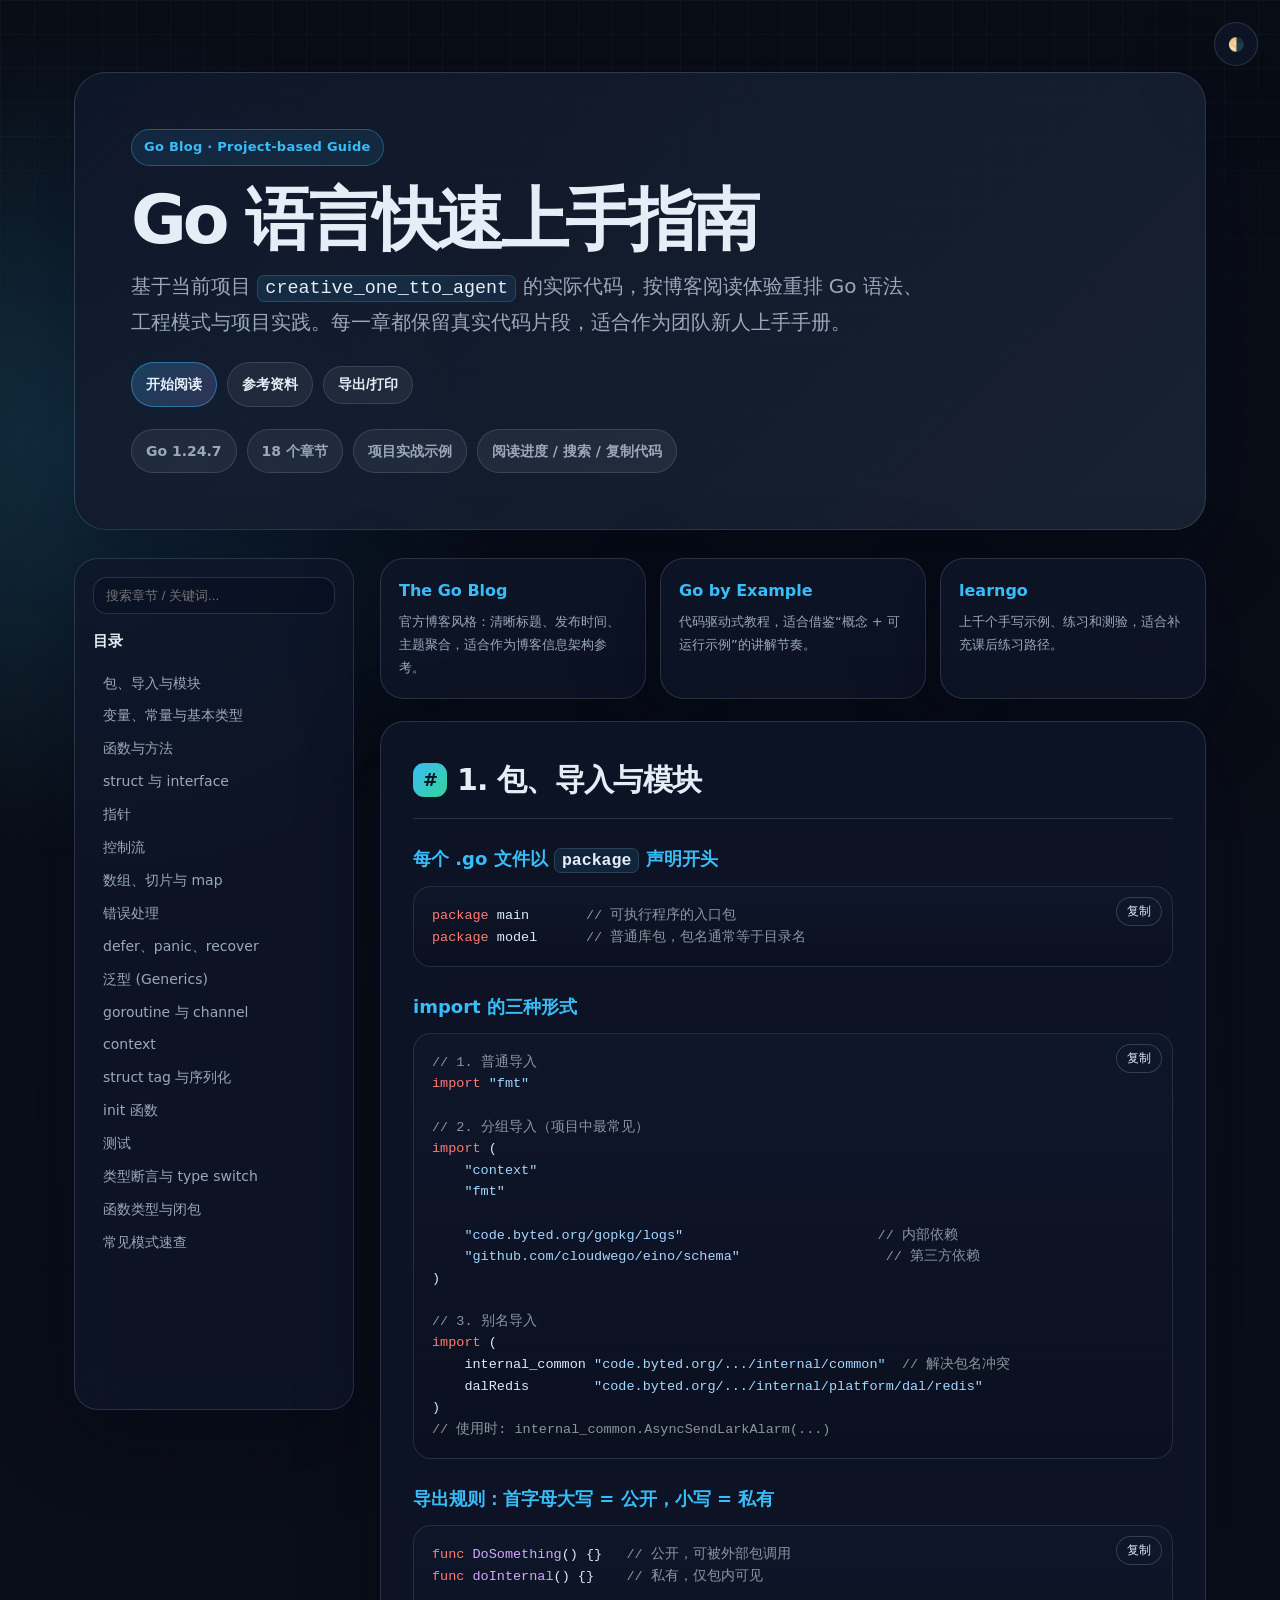
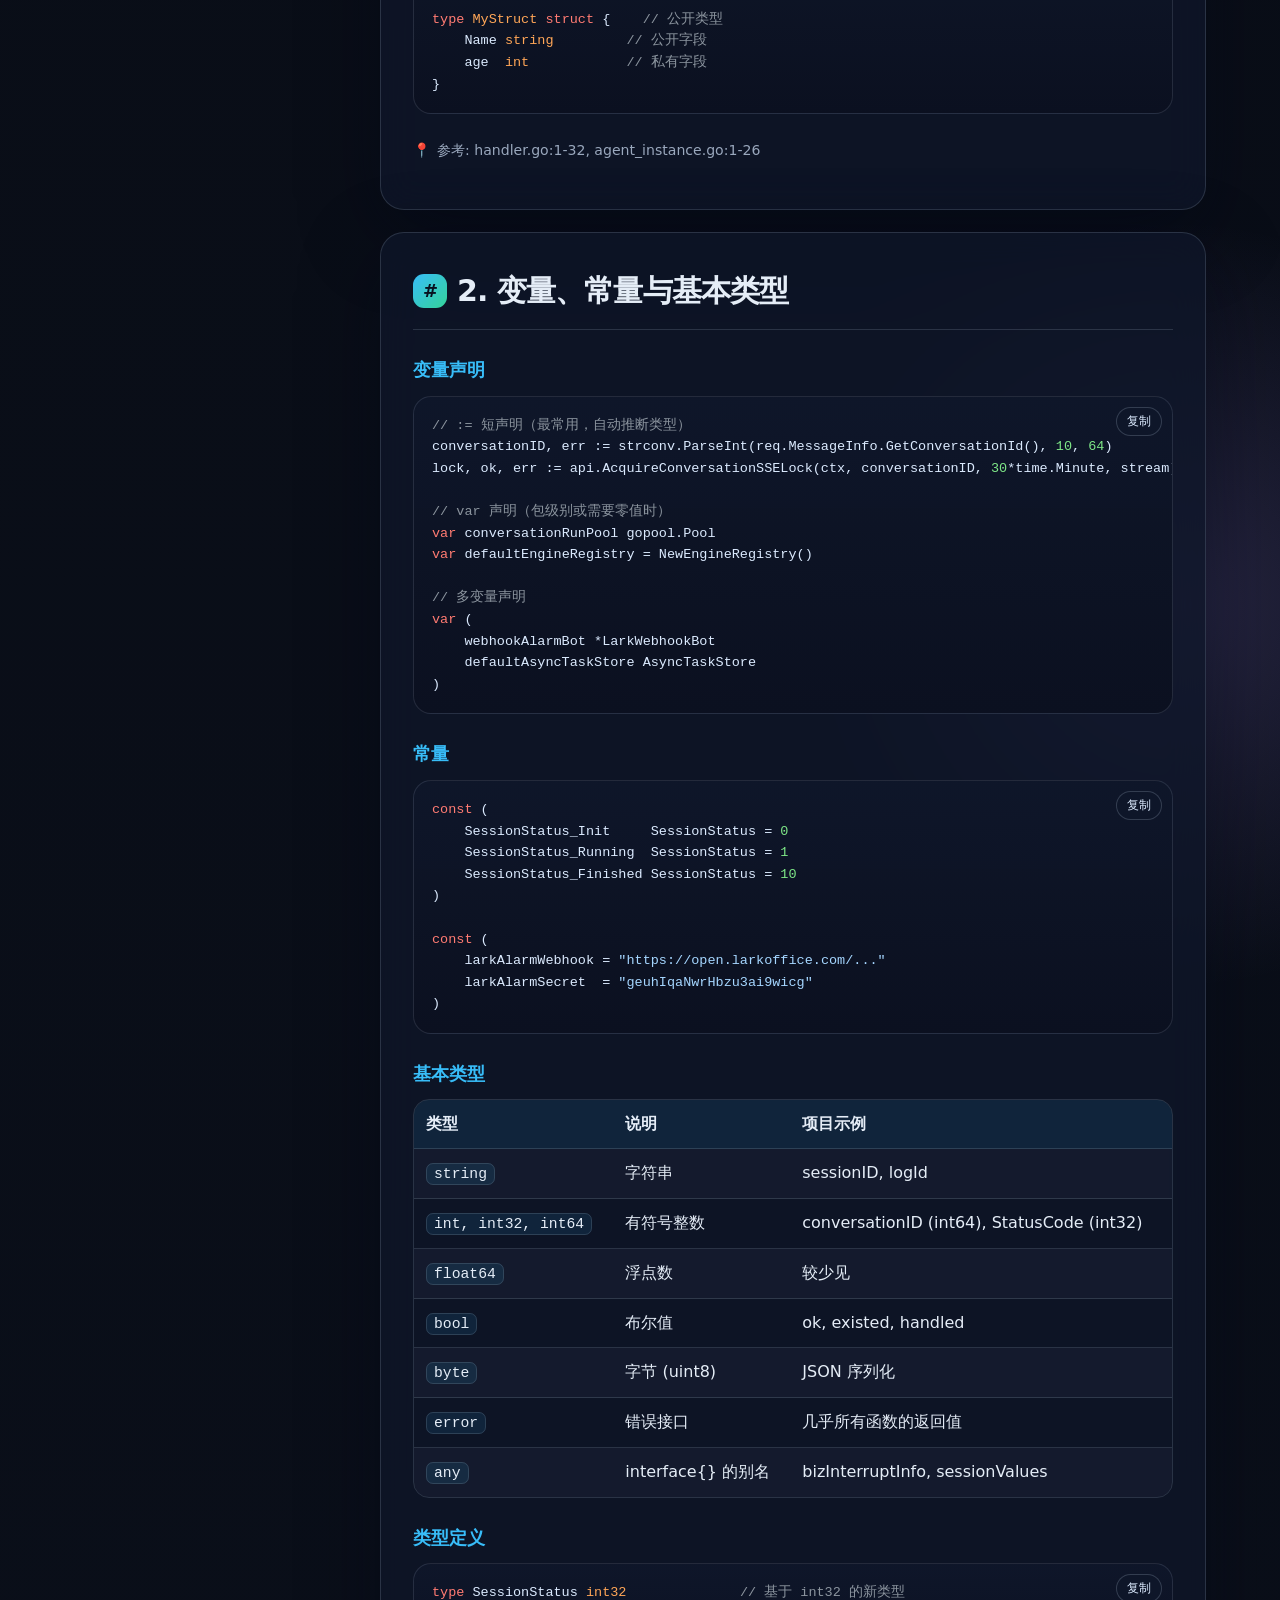
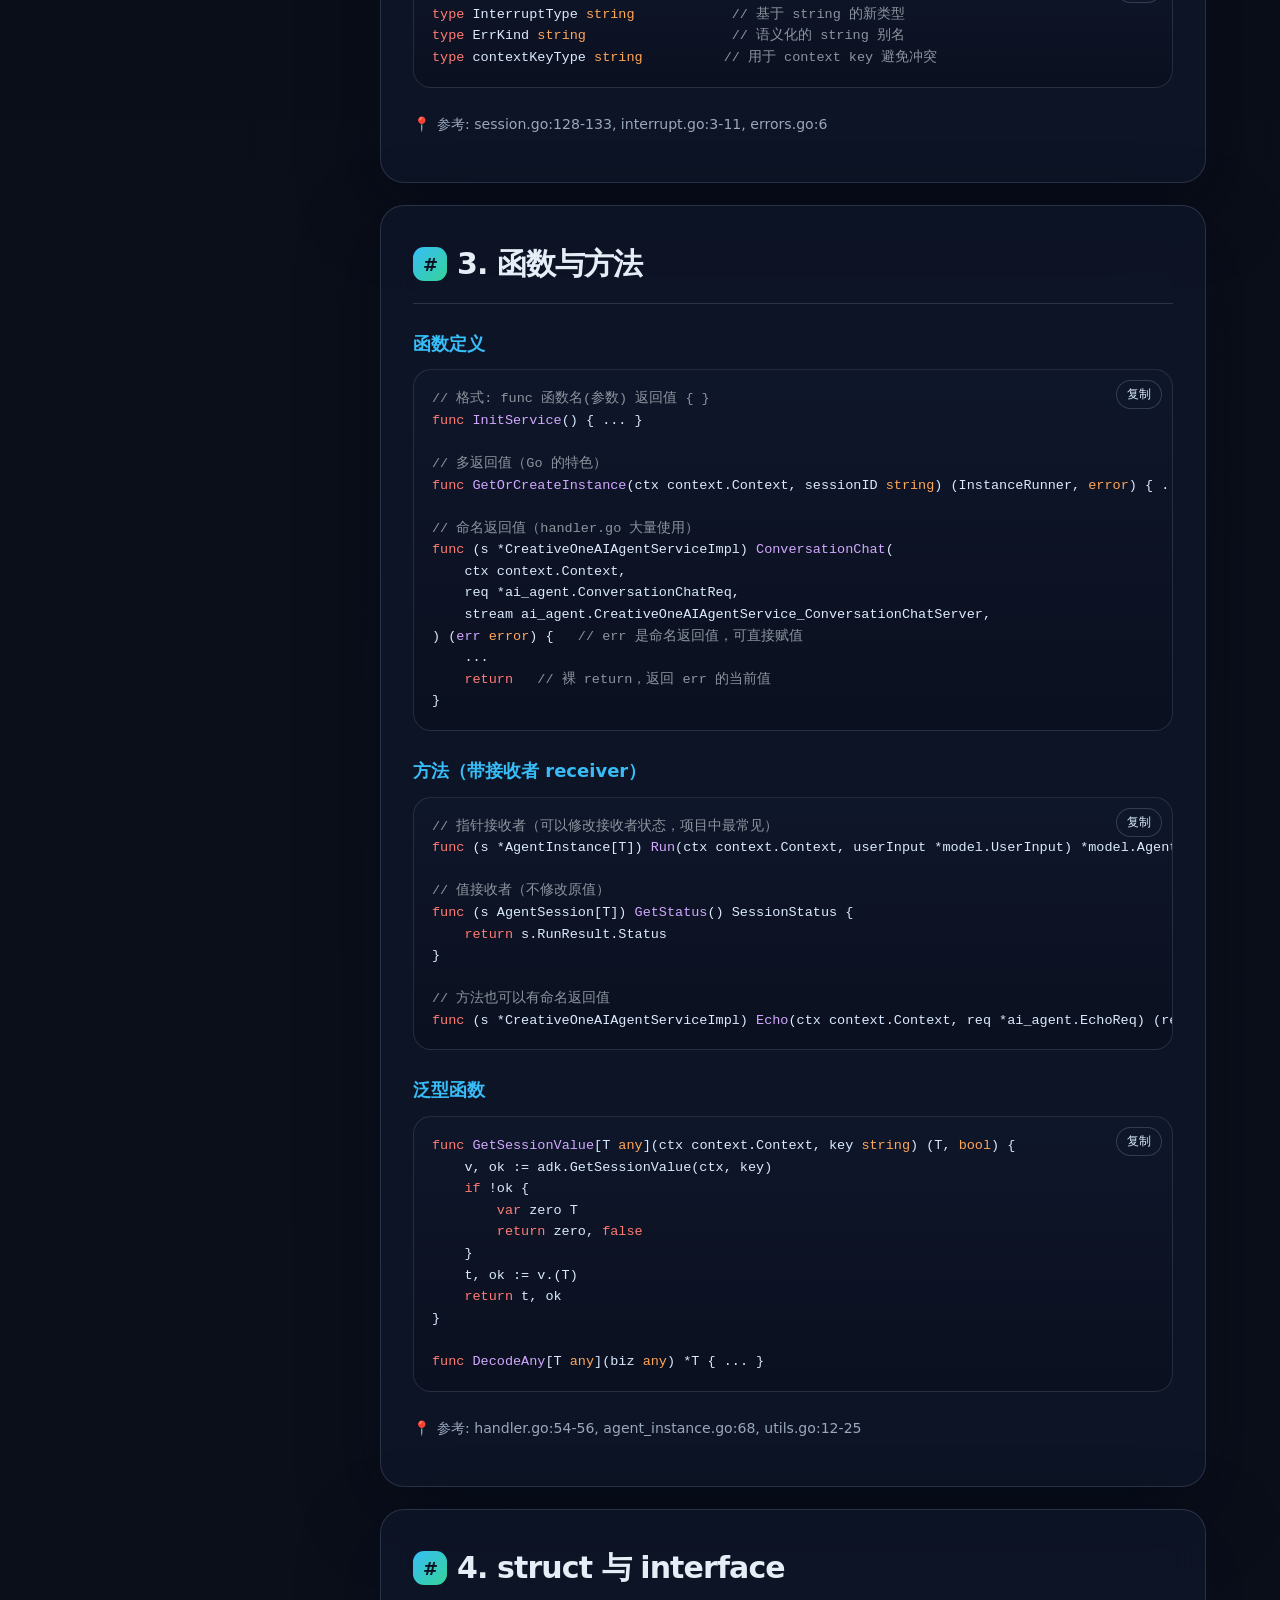
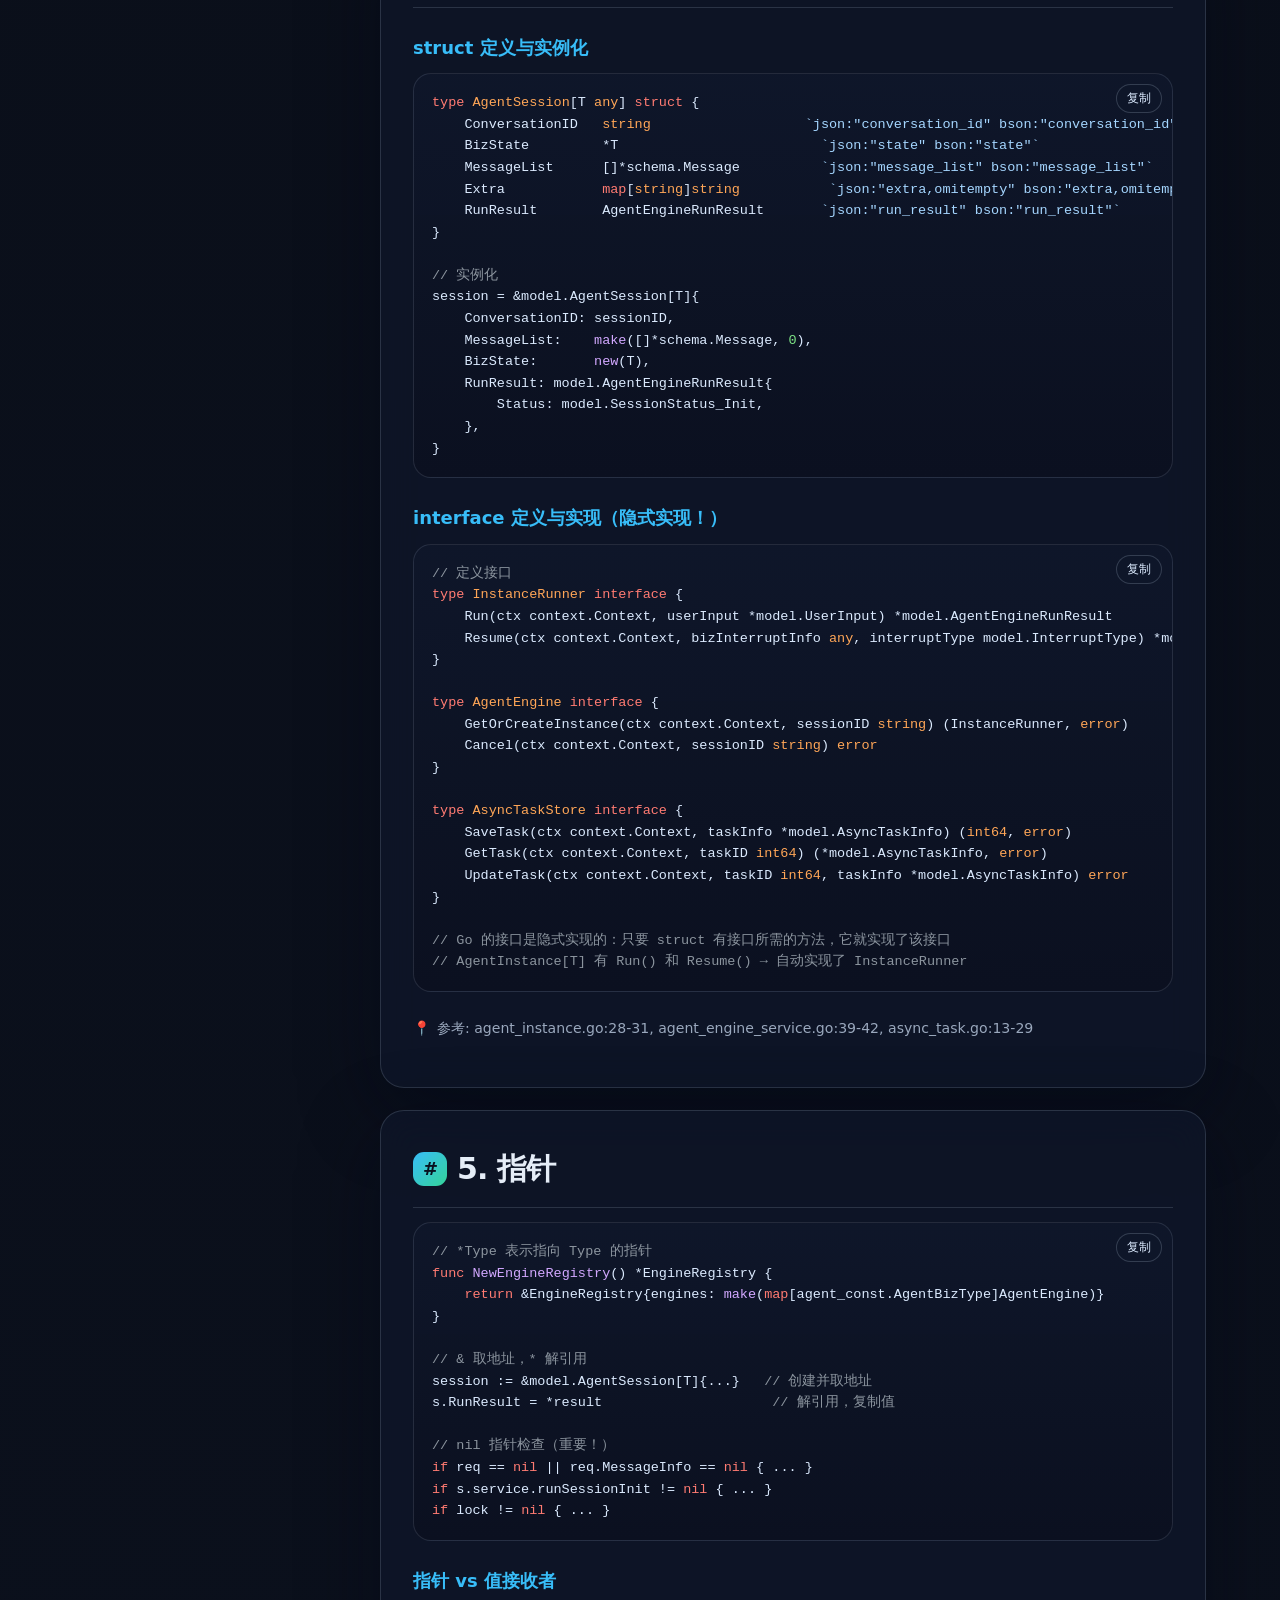
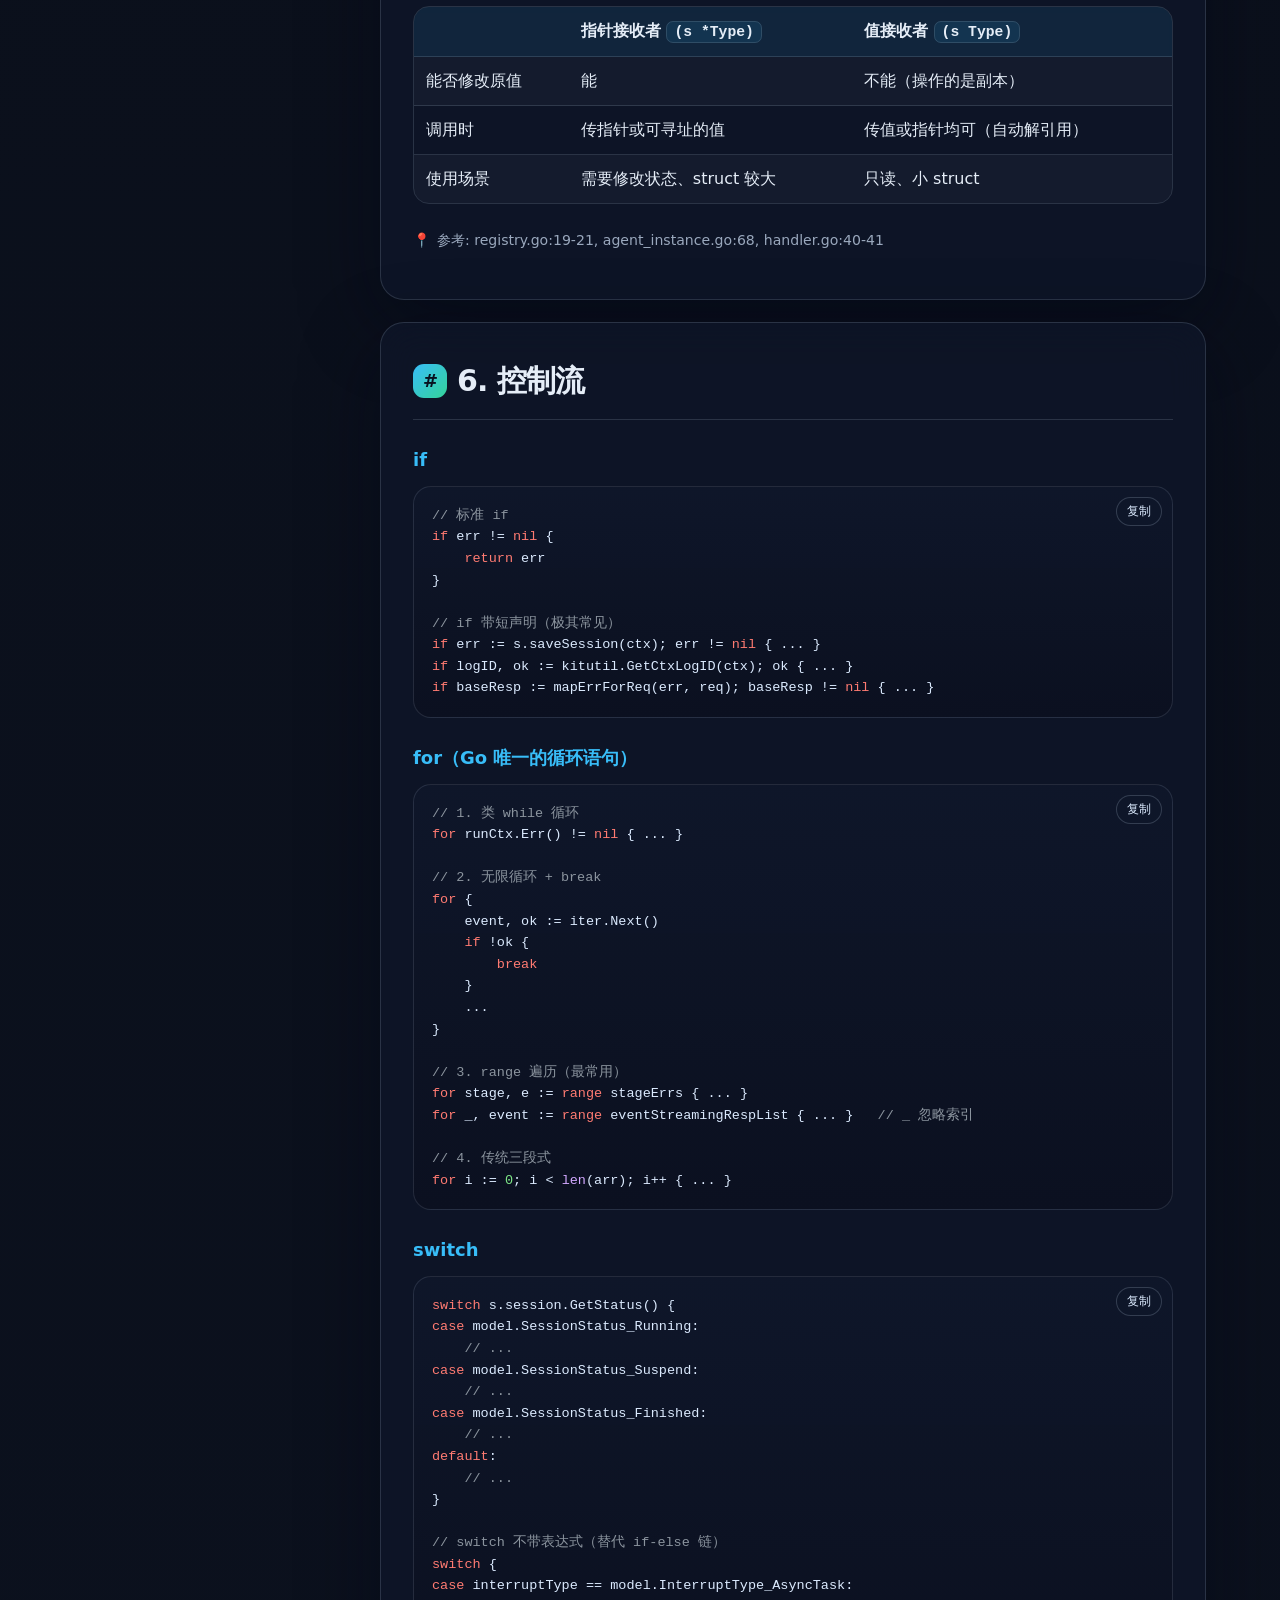
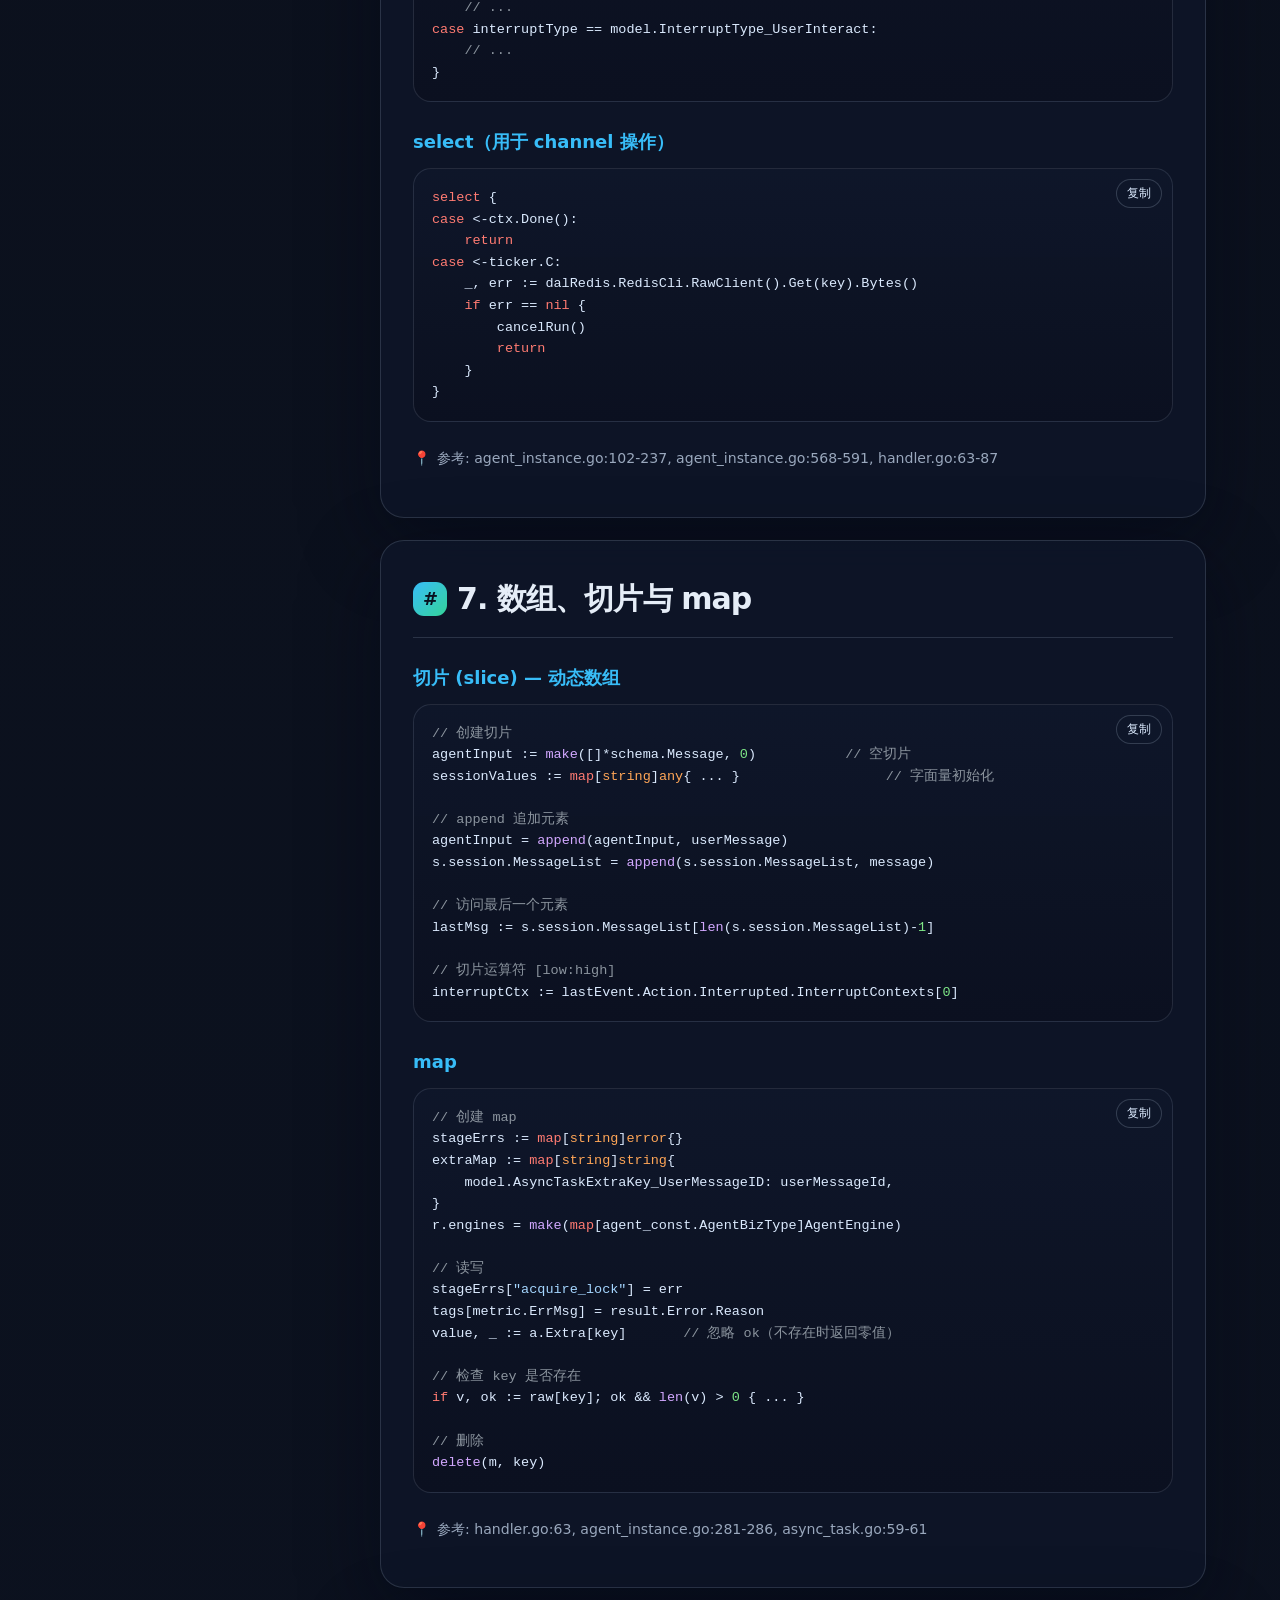
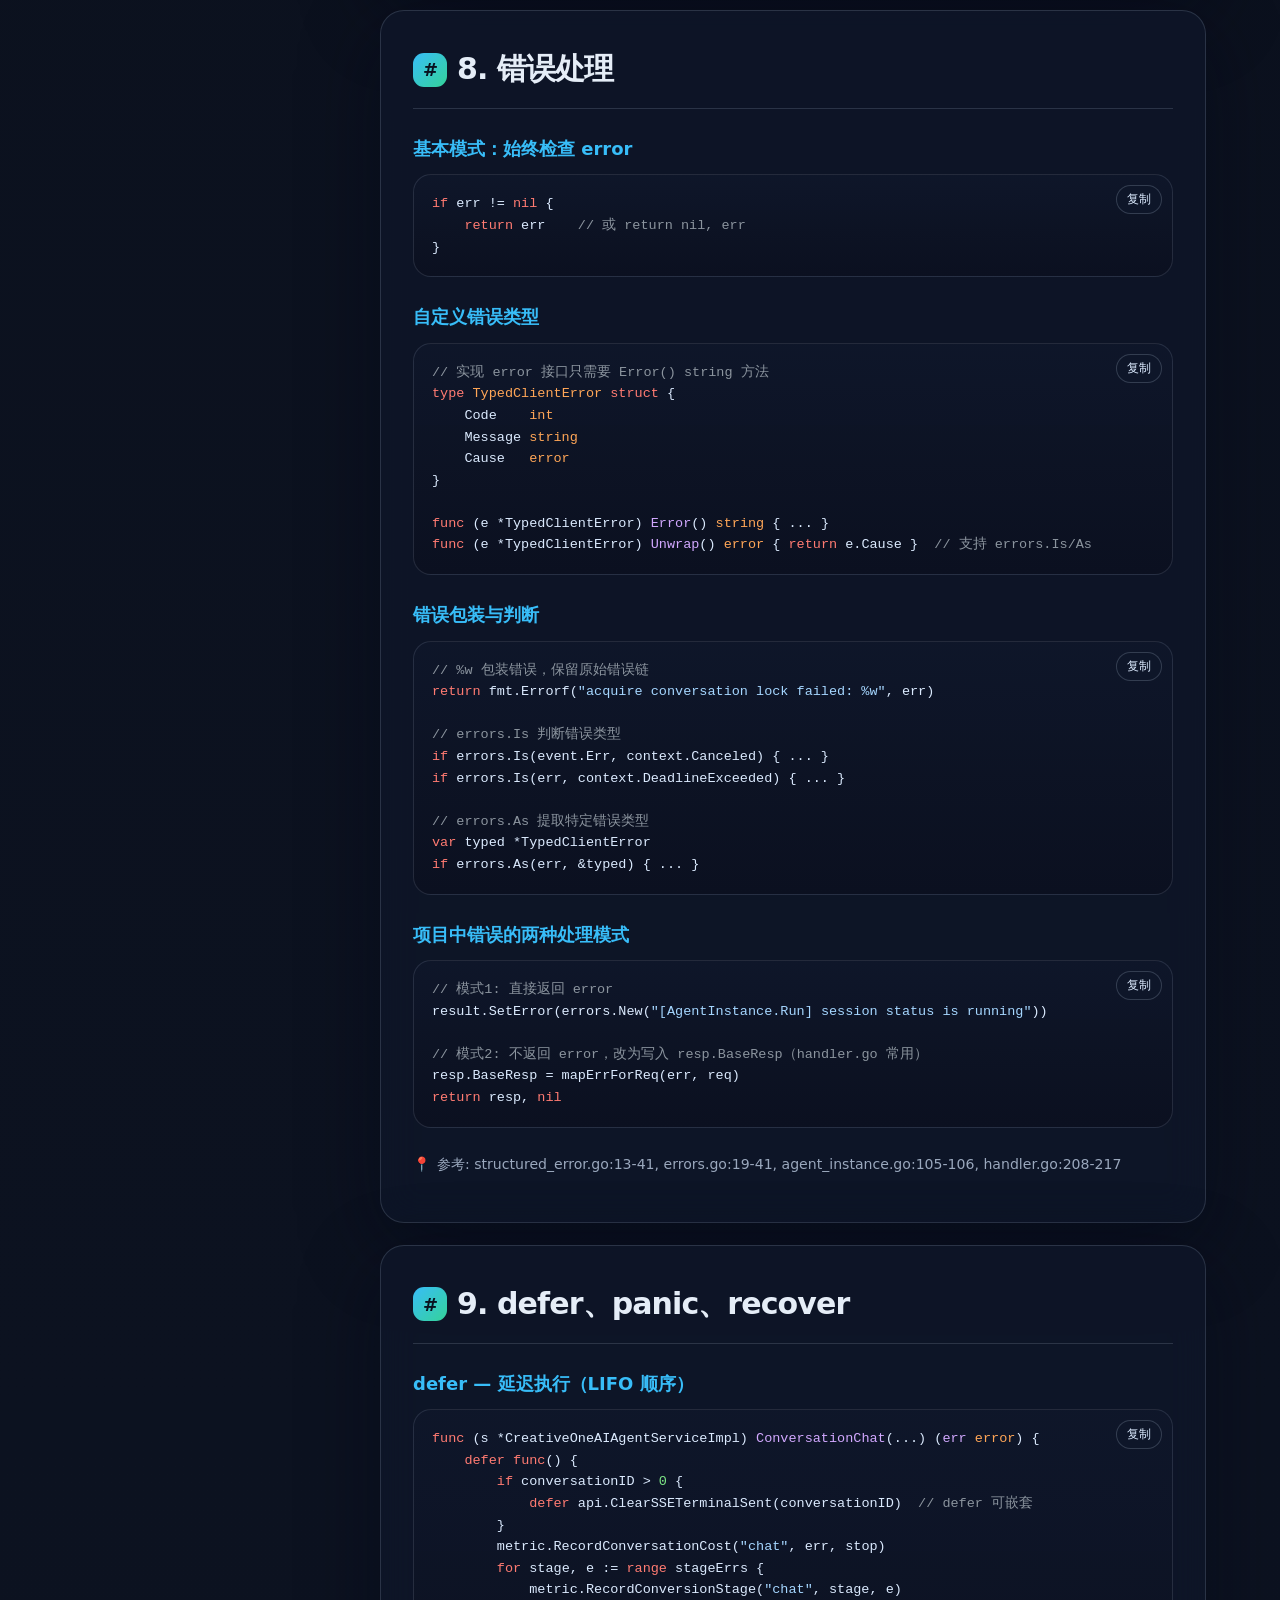
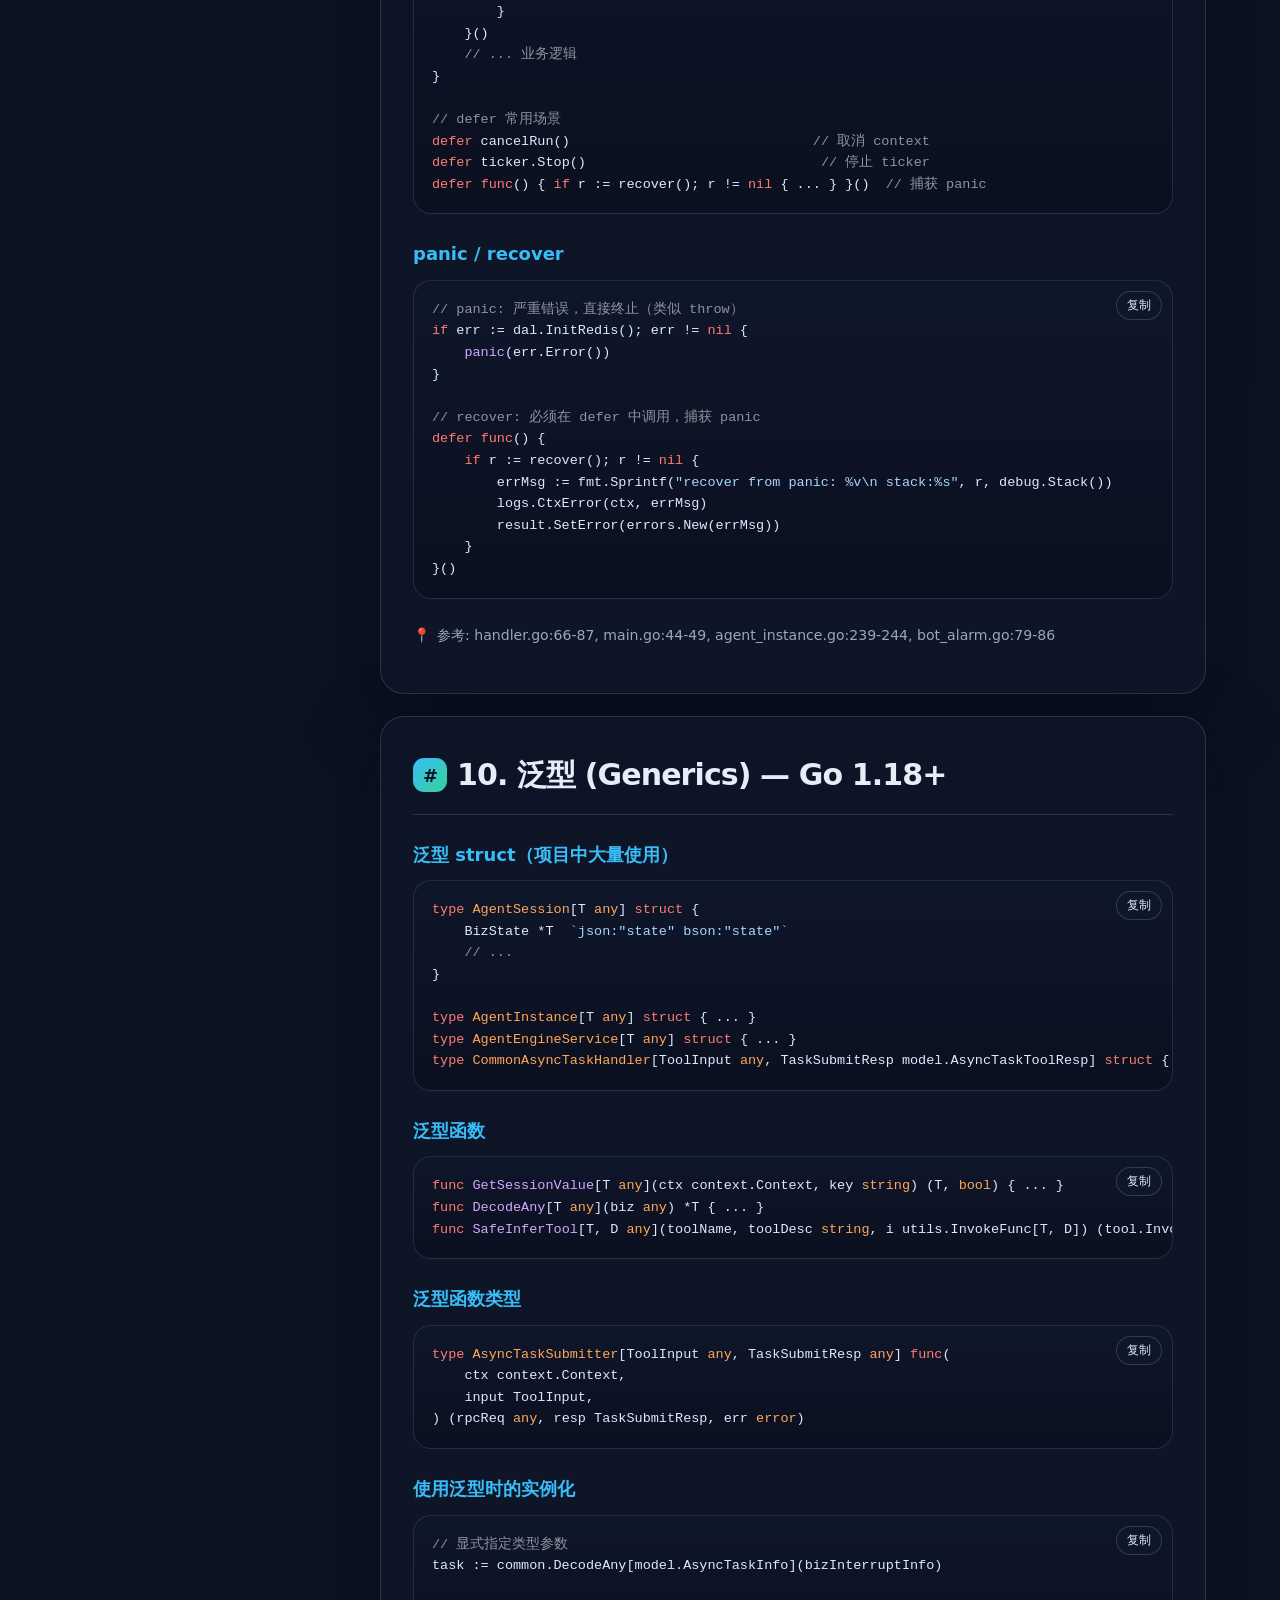
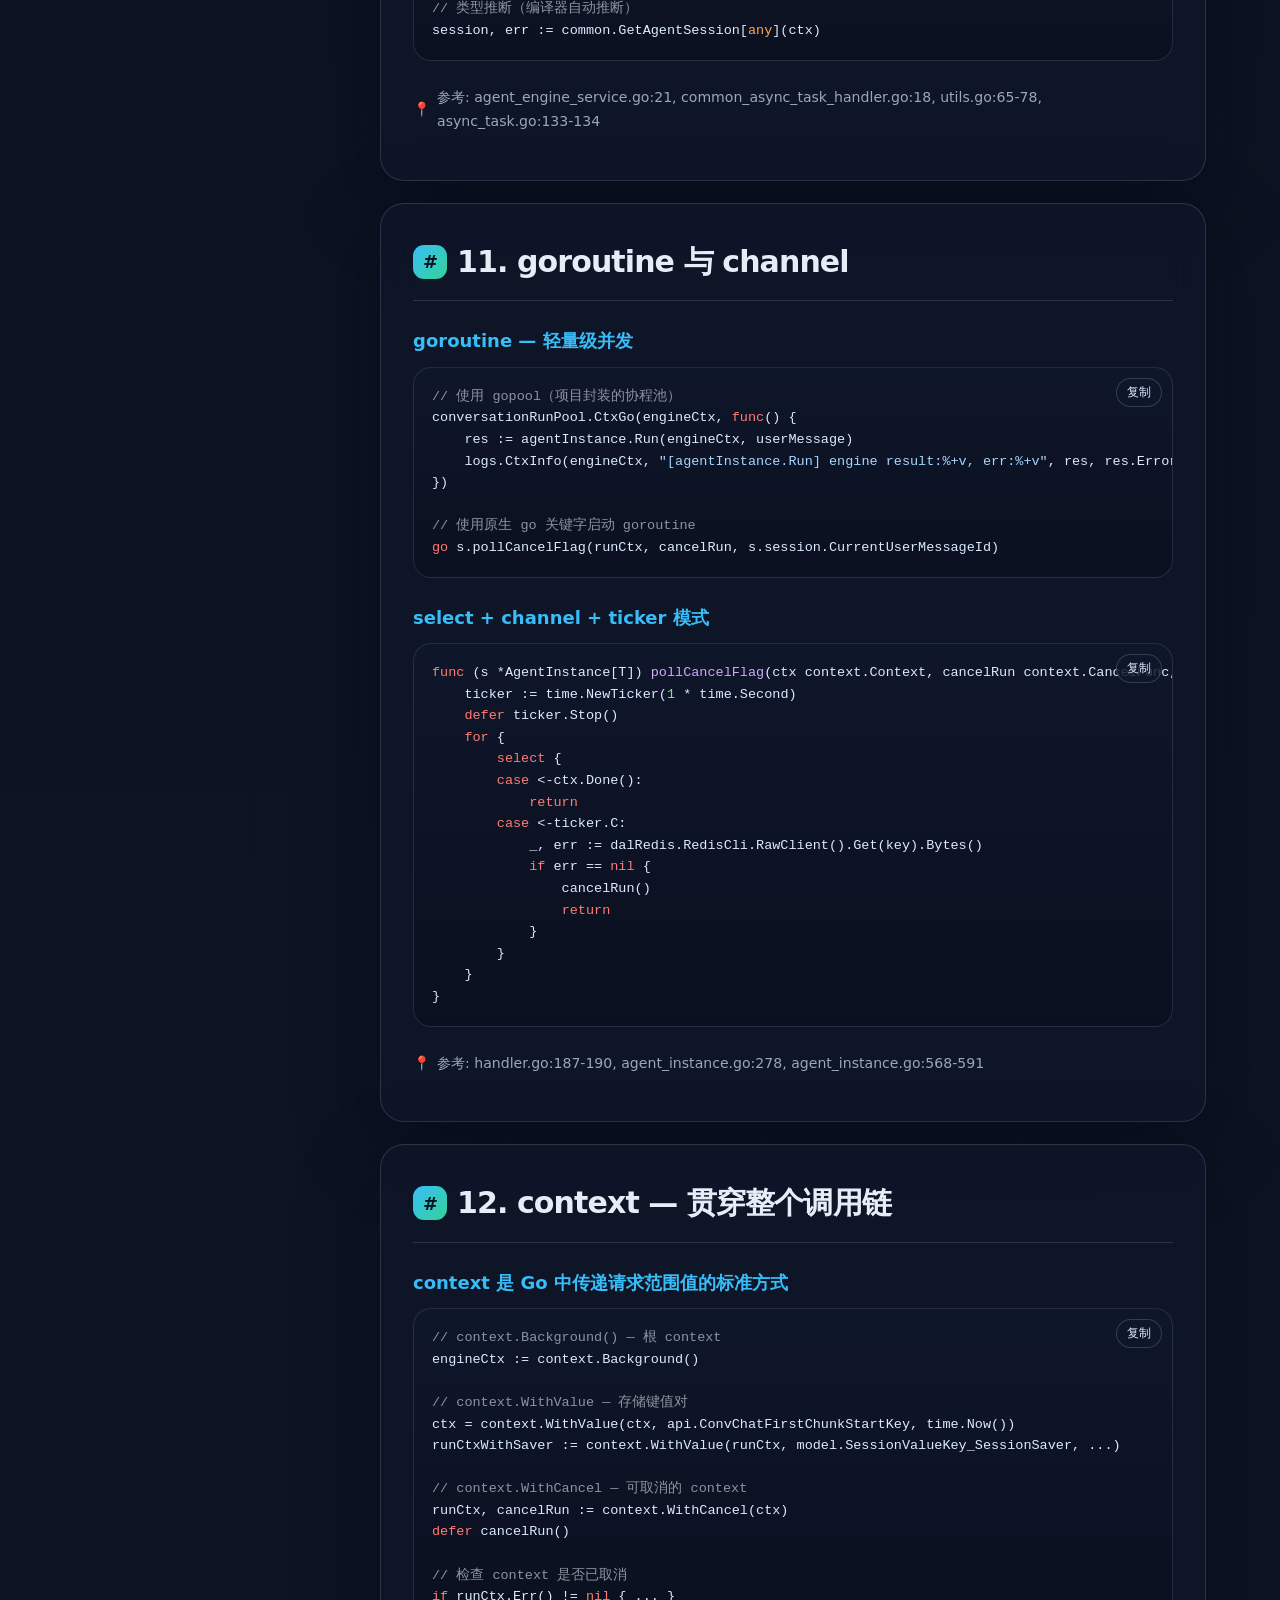
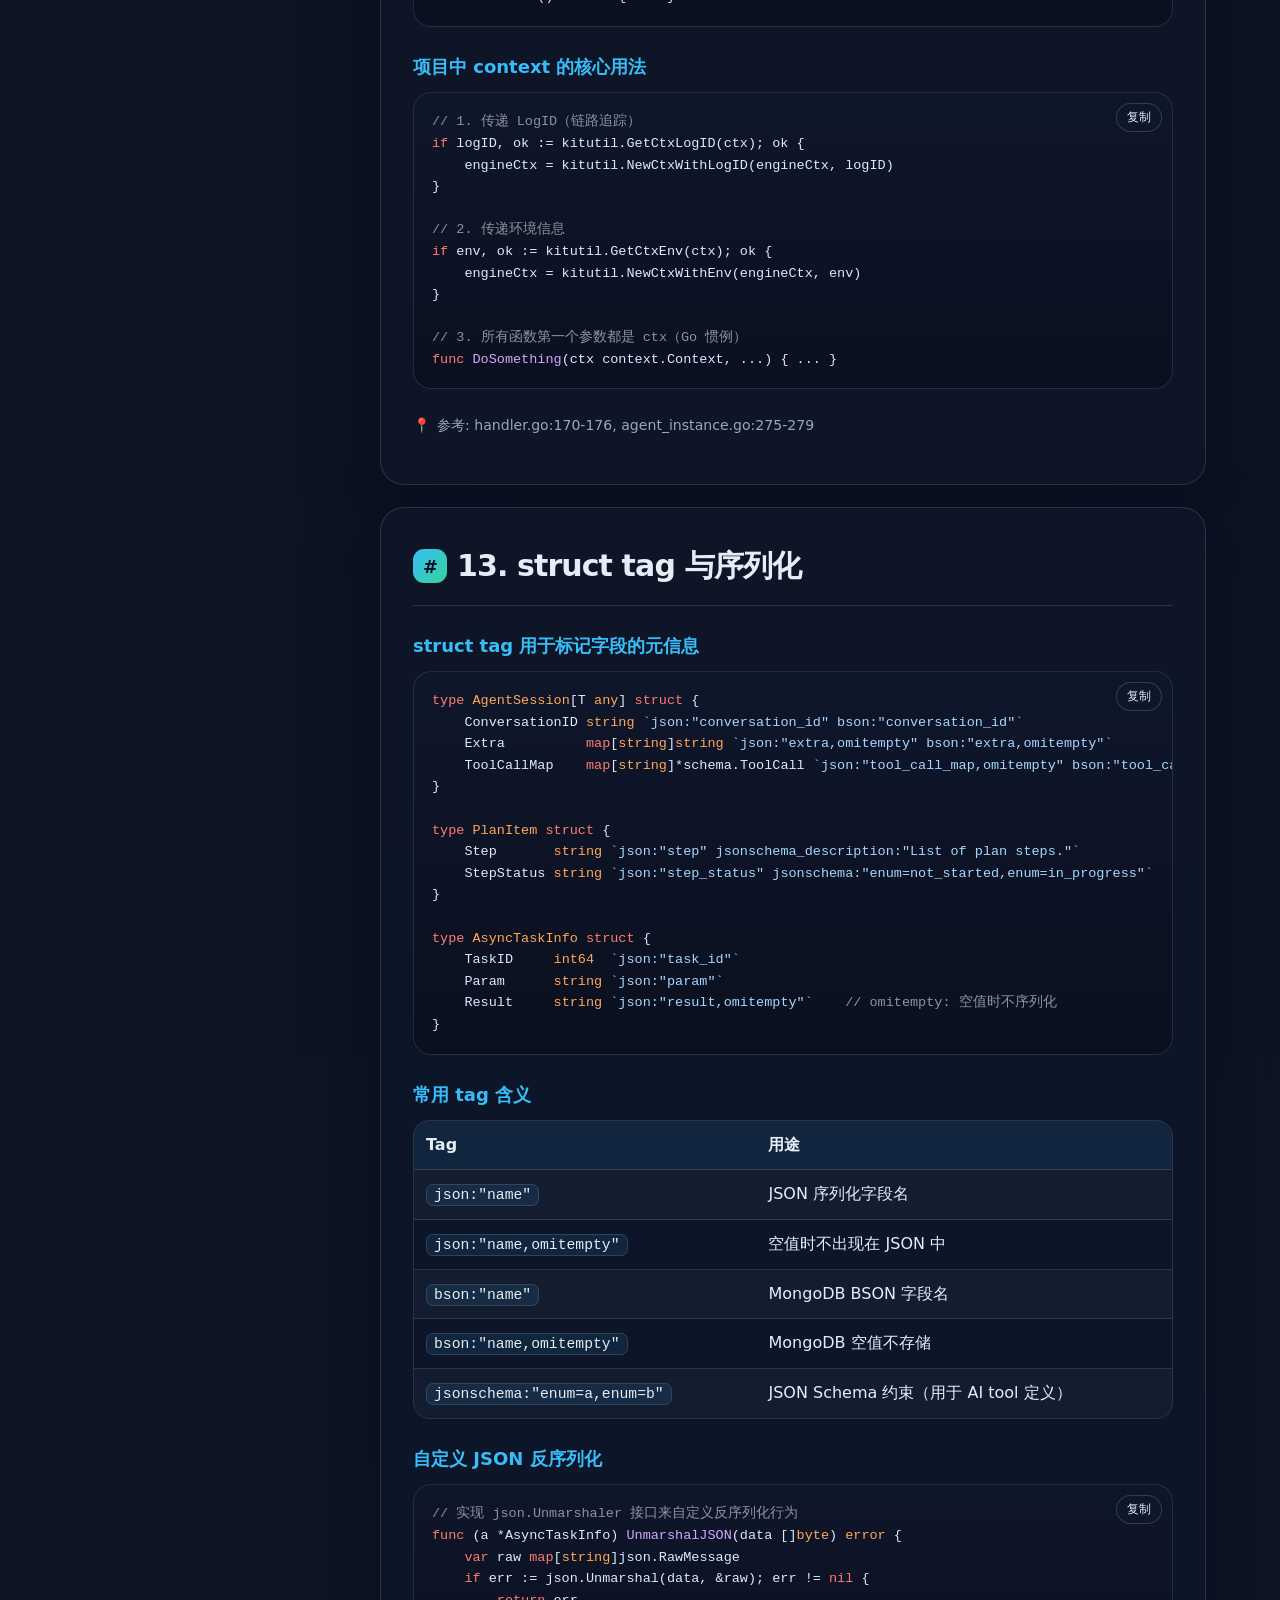
<file: index.html>
<!DOCTYPE html>
<html lang="zh-CN">
<head>
  <meta charset="UTF-8">
  <meta name="viewport" content="width=device-width, initial-scale=1.0">
  <meta http-equiv="refresh" content="0; url=./go语言快速上手指南.html">
  <title>Go 语言快速上手指南</title>
  <style>
    body {
      min-height: 100vh;
      margin: 0;
      display: grid;
      place-items: center;
      font-family: -apple-system, BlinkMacSystemFont, "Segoe UI", Helvetica, Arial, "PingFang SC", "Microsoft YaHei", sans-serif;
      color: #e5edf7;
      background: radial-gradient(circle at 20% 10%, rgba(56, 189, 248, .22), transparent 26rem), linear-gradient(135deg, #090d16, #0f172a);
    }
    main {
      width: min(92vw, 680px);
      padding: 42px;
      border: 1px solid rgba(148, 163, 184, .24);
      border-radius: 28px;
      background: rgba(15, 23, 42, .78);
      box-shadow: 0 24px 80px rgba(2, 6, 23, .45);
      text-align: center;
    }
    a { color: #38bdf8; font-weight: 700; }
  </style>
</head>
<body>
  <main>
    <h1>Go 语言快速上手指南</h1>
    <p>正在跳转到博客页面……</p>
    <p>如果没有自动跳转，请点击 <a href="./go语言快速上手指南.html">这里打开文章</a>。</p>
  </main>
</body>
</html>
</file>
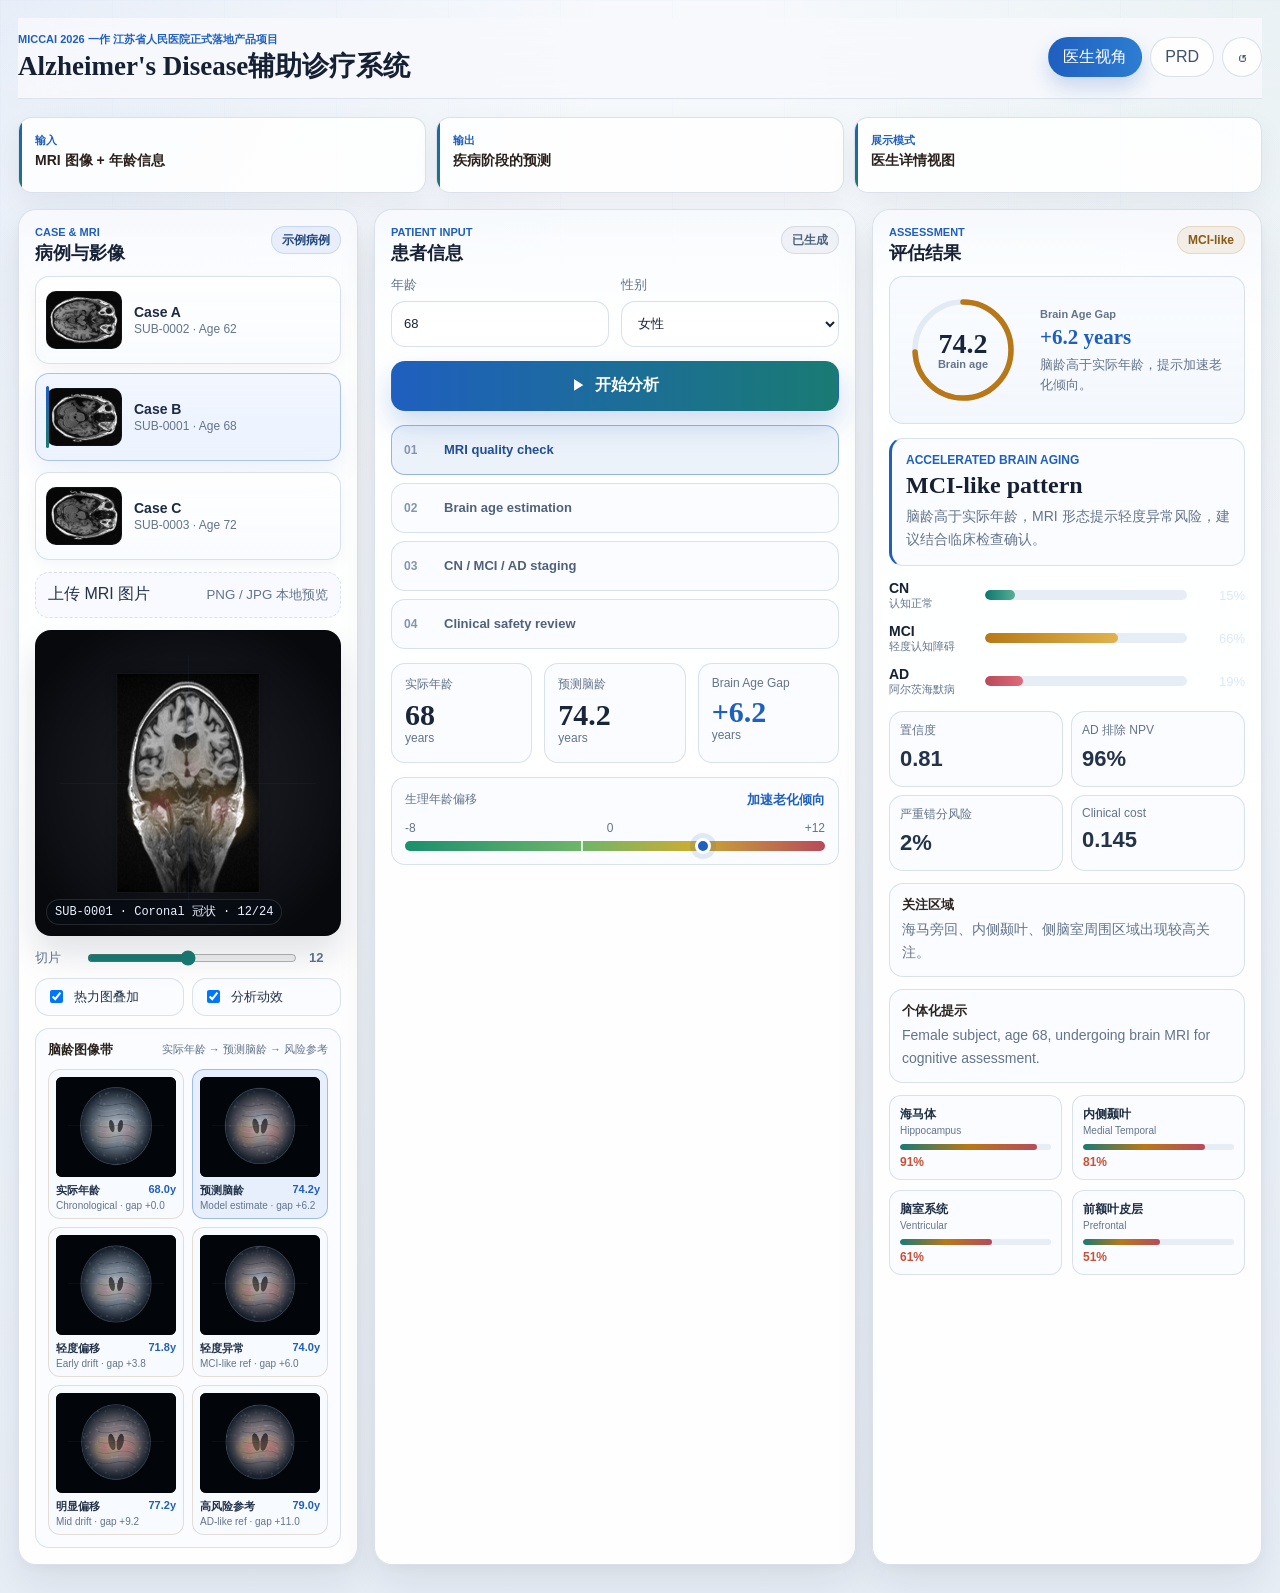
<file: miccai-demo/index.html>
<!DOCTYPE html>
<html lang="zh-CN">
<head>
  <meta charset="UTF-8" />
  <meta name="viewport" content="width=device-width, initial-scale=1.0" />
  <title>Alzheimer's Disease辅助诊疗系统</title>
  <link rel="icon" href="data:image/svg+xml,%3Csvg xmlns='http://www.w3.org/2000/svg' viewBox='0 0 64 64'%3E%3Crect width='64' height='64' rx='14' fill='%23101a2b'/%3E%3Cpath d='M18 36c0-10 7-18 16-18s16 8 16 18-7 16-16 16-16-6-16-16Z' fill='%2334d1c3' fill-opacity='.2'/%3E%3Cpath d='M26 42c0-5 3-10 6-10s6 5 6 10-3 8-6 8-6-3-6-8Z' fill='%234da3ff'/%3E%3Cpath d='M32 16v32' stroke='%23e9f1fb' stroke-width='2' stroke-linecap='round' opacity='.5'/%3E%3C/svg%3E" />
  <link rel="stylesheet" href="./styles.css" />
</head>
<body>
  <div class="app">
    <header class="topbar">
      <div>
        <p class="product-kicker">MICCAI 2026 一作 江苏省人民医院正式落地产品项目</p>
        <h1>Alzheimer's Disease辅助诊疗系统</h1>
      </div>
      <div class="top-actions" aria-label="当前视角">
        <button class="mode-button active" type="button" data-view="doctor">医生视角</button>
        <button class="mode-button" type="button" data-view="prd">PRD</button>
        <button class="icon-button" id="resetBtn" type="button" title="重置病例">↺</button>
      </div>
    </header>

    <section class="intro-panel" aria-label="产品说明">
      <div>
        <span>输入</span>
        <strong>MRI 图像 + 年龄信息</strong>
      </div>
      <div>
        <span>输出</span>
        <strong>疾病阶段的预测</strong>
      </div>
      <div>
        <span>展示模式</span>
        <strong>医生详情视图</strong>
      </div>
    </section>

    <main class="workspace">
      <aside class="panel case-panel" aria-label="病例与影像">
        <div class="panel-head">
          <div>
            <span class="section-label">Case & MRI</span>
            <h2>病例与影像</h2>
          </div>
          <span class="status-chip" id="dataMode">示例病例</span>
        </div>

        <div class="case-list" id="caseList"></div>

        <label class="upload-target" for="mriUpload">
          <span>上传 MRI 图片</span>
          <small>PNG / JPG 本地预览</small>
        </label>
        <input id="mriUpload" type="file" accept="image/*" hidden />

        <div class="viewer-shell">
          <canvas id="mriCanvas" width="680" height="680" aria-label="MRI 影像预览"></canvas>
          <div class="viewer-badge" id="viewerBadge">Axial slice 12 / 24</div>
        </div>

        <div class="control-row">
          <label for="sliceRange">切片</label>
          <input id="sliceRange" type="range" min="1" max="24" value="12" />
          <strong id="sliceValue">12</strong>
        </div>

        <div class="switch-grid">
          <label class="switch-line">
            <input id="heatmapToggle" type="checkbox" checked />
            <span>热力图叠加</span>
          </label>
          <label class="switch-line">
            <input id="motionToggle" type="checkbox" checked />
            <span>分析动效</span>
          </label>
        </div>

        <div class="brain-gallery">
          <div class="gallery-head">
            <span>脑龄图像带</span>
            <small id="atlasHint">实际年龄 → 预测脑龄 → 风险参考</small>
          </div>
          <div class="thumbnail-grid" id="brainAgeGallery" aria-label="脑龄图像缩略图"></div>
        </div>
      </aside>

      <section class="panel input-panel" aria-label="患者信息与分析">
        <div class="panel-head">
          <div>
            <span class="section-label">Patient Input</span>
            <h2>患者信息</h2>
          </div>
          <span class="status-chip quiet" id="analysisState">待分析</span>
        </div>

        <div class="form-grid">
          <label class="field">
            <span>年龄</span>
            <input id="ageInput" type="number" min="35" max="95" value="68" />
          </label>
          <label class="field">
            <span>性别</span>
            <select id="sexInput">
              <option value="female">女性</option>
              <option value="male">男性</option>
            </select>
          </label>
        </div>

        <button class="primary-button" id="analyzeBtn" type="button">
          <span class="play-mark">▶</span>
          开始分析
        </button>

        <div class="pipeline" id="pipeline">
          <div class="pipeline-step active" data-step="0">
            <span>01</span>
            <strong>MRI quality check</strong>
          </div>
          <div class="pipeline-step" data-step="1">
            <span>02</span>
            <strong>Brain age estimation</strong>
          </div>
          <div class="pipeline-step" data-step="2">
            <span>03</span>
            <strong>CN / MCI / AD staging</strong>
          </div>
          <div class="pipeline-step" data-step="3">
            <span>04</span>
            <strong>Clinical safety review</strong>
          </div>
        </div>

        <div class="metrics-strip">
          <div class="metric-tile">
            <span>实际年龄</span>
            <strong id="chronAge">68</strong>
            <small>years</small>
          </div>
          <div class="metric-tile">
            <span>预测脑龄</span>
            <strong id="brainAge">74.2</strong>
            <small>years</small>
          </div>
          <div class="metric-tile accent">
            <span>Brain Age Gap</span>
            <strong id="brainGap">+6.2</strong>
            <small>years</small>
          </div>
        </div>

        <div class="brain-age-track">
          <div class="track-head">
            <span>生理年龄偏移</span>
            <strong id="gapLabel">加速老化倾向</strong>
          </div>
          <div class="axis">
            <span>-8</span>
            <span>0</span>
            <span>+12</span>
          </div>
          <div class="track">
            <div class="zero-line"></div>
            <div class="gap-marker" id="gapMarker"></div>
          </div>
        </div>
      </section>

      <aside class="panel result-panel" aria-label="评估结果">
        <div class="panel-head">
          <div>
            <span class="section-label">Assessment</span>
            <h2>评估结果</h2>
          </div>
          <span class="risk-chip" id="riskChip">MCI-like</span>
        </div>

        <div class="age-summary-card">
          <div class="age-ring">
            <svg viewBox="0 0 150 150" aria-hidden="true">
              <circle cx="75" cy="75" r="61" class="age-ring-bg"></circle>
              <circle cx="75" cy="75" r="61" class="age-ring-fg" id="ageArc"></circle>
            </svg>
            <div class="age-ring-center">
              <strong id="ringAge">74.2</strong>
              <span>Brain age</span>
            </div>
          </div>
          <div class="age-summary-copy">
            <span>Brain Age Gap</span>
            <strong id="ringGap">+6.2 years</strong>
            <p id="ringCopy">脑龄高于实际年龄，提示加速老化倾向。</p>
          </div>
        </div>

        <div class="result-hero">
          <span id="stateLabel">Accelerated brain aging</span>
          <strong id="finalLabel">MCI-like pattern</strong>
          <p id="summaryText">当前 MRI 形态与脑龄偏移提示轻度异常风险，建议结合认知量表和临床检查进一步评估。</p>
        </div>

        <div class="probability-panel">
          <div class="prob-row">
            <div><strong>CN</strong><span>认知正常</span></div>
            <div class="bar"><i id="barCN"></i></div>
            <em id="probCN">18%</em>
          </div>
          <div class="prob-row">
            <div><strong>MCI</strong><span>轻度认知障碍</span></div>
            <div class="bar"><i id="barMCI"></i></div>
            <em id="probMCI">63%</em>
          </div>
          <div class="prob-row">
            <div><strong>AD</strong><span>阿尔茨海默病</span></div>
            <div class="bar"><i id="barAD"></i></div>
            <em id="probAD">19%</em>
          </div>
        </div>

        <div class="view-panel" id="doctorView">
          <div class="doctor-grid">
            <div><span>置信度</span><strong id="confidenceVal">0.81</strong></div>
            <div><span>AD 排除 NPV</span><strong id="npvVal">96.5%</strong></div>
            <div><span>严重错分风险</span><strong id="catRiskVal">2.1%</strong></div>
            <div><span>Clinical cost</span><strong id="costVal">0.143</strong></div>
          </div>
          <div class="doctor-detail">
            <strong>关注区域</strong>
            <p id="regionText">海马旁回、内侧颞叶、侧脑室周围区域。</p>
          </div>
          <div class="doctor-detail">
            <strong>个体化提示</strong>
            <p id="promptText">Female subject, age 68, undergoing brain MRI for cognitive assessment.</p>
          </div>
          <div class="region-grid" id="regionGrid" aria-label="脑区归因"></div>
        </div>
      </aside>
    </main>
  </div>

  <div class="prd-backdrop hidden" id="prdBackdrop" aria-hidden="true"></div>
  <aside class="prd-drawer hidden" id="prdDrawer" aria-hidden="true" aria-label="PRD 文档">
    <header class="prd-header">
      <div>
        <p class="product-kicker">Product Requirement Document</p>
        <h2>Alzheimer's Disease辅助诊疗系统 PRD</h2>
      </div>
      <button class="icon-button prd-close" id="prdCloseBtn" type="button" title="关闭 PRD">×</button>
    </header>

    <section class="prd-summary">
      <div><span>目标用户</span><strong>影像科医生 / 神经内科医生</strong></div>
      <div><span>核心场景</span><strong>阿兹海默疾病患者的早期诊断</strong></div>
      <div><span>技术基础</span><strong>Mixture of Experts（参考豆包的技术框架之一）</strong></div>
    </section>

    <nav class="prd-toc" aria-label="PRD 目录">
      <a href="#prd-problem">2 背景与价值</a>
      <a href="#prd-solution">3 整体方案</a>
      <a href="#prd-metrics-roadmap">4 指标与规划</a>
      <a href="#prd-features">5 功能设计</a>
      <a href="#prd-logic">6 业务逻辑</a>
      <a href="#prd-exception">7 边界异常</a>
      <a href="#prd-evaluation">8 埋点评估</a>
      <a href="#prd-risk">9 风险依赖</a>
    </nav>

    <article class="prd-content">
      <section id="prd-problem" class="prd-section">
        <span class="section-label">2. Problem & Value Proposition</span>
        <h3>背景与价值</h3>
        <h4>2.1 项目背景</h4>
        <p>随着人口老龄化加速，认知正常（CN）、轻度认知障碍（MCI）与阿尔茨海默病（AD）谱系人群的脑结构退化评估成为神经影像和临床筛查的重要问题。不同个体在相同实际年龄下可能呈现不同脑衰老轨迹，单纯依赖实际年龄或医生主观阅片难以稳定刻画脑结构状态。</p>
        <p>脑龄预测通过 MRI 建模个体生理脑龄，并计算 Brain Age Gap（预测脑龄 - 实际年龄），能够把脑衰老偏离程度转化为连续、可解释的量化指标。本产品面向医院真实使用场景，提供医生端辅助诊疗工作台。</p>

        <h4>2.2 用户痛点</h4>
        <ul>
          <li>医生需要在大量 MRI 影像中快速识别异常脑衰老模式，人工判断耗时且一致性不足。</li>
          <li>CN、MCI、AD 的结构差异存在连续过渡，早期 MCI 风险提示不够直观。</li>
          <li>传统 AI 结果常只给出单一分数，缺少脑区关注、置信度、不确定性等医生可复核信息。</li>
          <li>医院落地需要可演示、可解释、可审计的前端流程，而不是只停留在模型离线评估结果。</li>
        </ul>

        <h4>2.3 问题分析 / 竞品分析</h4>
        <p>竞品分析聚焦不同算法路线与医学 AI 方案。当前竞品不是普通软件，而是面向脑龄预测、AD 早期筛查和医学影像解释的技术方案。</p>
        <div class="prd-table-wrap">
          <table class="prd-table">
            <thead>
              <tr><th>竞品 / 方案</th><th>能力</th><th>主要不足</th><th>本产品差异点</th></tr>
            </thead>
            <tbody>
              <tr><td>传统 BrainAGE / 机器学习</td><td>基于手工特征估计脑龄</td><td>特征表达弱，难刻画复杂结构变化</td><td>使用深度 MRI 表征与医生可读的风险输出</td></tr>
              <tr><td>3D CNN 脑龄模型</td><td>端到端学习 MRI 到年龄映射</td><td>多为单模型，容易学习平均化衰老规律</td><td>引入多专家模型刻画异质脑衰老轨迹</td></tr>
              <tr><td>Transformer 类模型</td><td>增强全局结构建模能力</td><td>解释成本高，临床阶段语义弱</td><td>输出 BAG、CN/MCI/AD 概率和热力图解释</td></tr>
              <tr><td>普通 MoE 方法</td><td>可分配不同专家处理不同样本</td><td>路由不稳定，专家塌缩，缺少医学先验</td><td>使用诊断后验引导路由，配合负载均衡与计划式教学</td></tr>
              <tr><td>通用医学影像 AI 工具</td><td>支持影像上传和结果展示</td><td>通常不围绕脑龄偏移和 AD 分期闭环设计</td><td>聚焦 AD 辅助诊疗，形成 MRI → 脑龄 → 分期 → 解释闭环</td></tr>
            </tbody>
          </table>
        </div>

        <h4>2.4 产品价值</h4>
        <ul>
          <li>为医生提供“脑龄 + Brain Age Gap + CN/MCI/AD 概率 + 脑区热力图”的统一辅助判断入口。</li>
          <li>将诊断感知路由、多专家协同和可解释性输出产品化为可交互临床工作台。</li>
          <li>支持示例病例、MRI 上传、年龄/性别输入和结果模拟，便于科研成果展示、院内沟通和产品化验证。</li>
        </ul>

        <h4>2.5 商业价值</h4>
        <ul>
          <li>医院侧：可作为影像科/神经内科 AD 早筛辅助模块，提升科研转化与智慧医院展示能力。</li>
          <li>科室侧：沉淀标准化脑健康评估流程，减少重复阅片和沟通成本。</li>
          <li>项目侧：以江苏省人民医院落地项目为样板，后续可拓展为院内部署、科研队列管理和多中心验证平台。</li>
        </ul>
      </section>

      <section id="prd-solution" class="prd-section">
        <span class="section-label">3. Overall Solution</span>
        <h3>整体方案</h3>
        <h4>3.1 产品定位</h4>
        <p>本产品定位为医生端 Alzheimer's Disease 辅助诊疗系统，面向结构 MRI 场景，提供脑龄预测、脑龄偏移分析、CN/MCI/AD 风险分期和脑区解释视图。系统不是自动诊断工具，而是帮助医生形成更快、更稳定、更可解释的辅助判断。</p>

        <h4>3.2 整体流程（Workflow）</h4>
        <ol>
          <li>选择示例病例或上传 MRI 图像。</li>
          <li>输入患者年龄、性别等基础信息。</li>
          <li>系统进行 MRI quality check、脑龄估计、CN/MCI/AD 分期和安全复核。</li>
          <li>输出预测脑龄、Brain Age Gap、风险阶段、置信度和严重错分风险。</li>
          <li>展示 Grad-CAM 风格热力图和关注脑区，供医生复核。</li>
          <li>Beta/GA 阶段支持结果留痕、报告导出、PACS/HIS 集成。</li>
        </ol>

        <h4>3.3 系统架构</h4>
        <div class="prd-architecture">
          <div><strong>前端交互层</strong><span>医生工作台、MRI 预览、风险图表、PRD 展示</span></div>
          <div><strong>业务服务层</strong><span>病例管理、任务状态、报告生成、审计日志</span></div>
          <div><strong>模型推理层</strong><span>共享编码器、诊断分支、MoE 路由器、年龄专家、不确定性头</span></div>
          <div><strong>数据集成层</strong><span>MRI 文件、年龄/性别、CN/MCI/AD 标签、PACS/HIS/科研队列</span></div>
        </div>
      </section>

      <section id="prd-metrics-roadmap" class="prd-section">
        <span class="section-label">4. Success Metrics & Roadmap</span>
        <h3>成功指标与规划</h3>
        <h4>4.1 北极星指标</h4>
        <p>医生完成一次 MRI 辅助评估并认可结果可用于临床参考的比例。该指标同时衡量流程可用性、模型可信度和医生解释接受度。</p>

        <h4>4.2 核心业务指标</h4>
        <ul>
          <li>任务完成率：上传 MRI 后成功生成评估结果的比例。</li>
          <li>医生采纳率：医生查看结果后选择保留/导出/记录的比例。</li>
          <li>平均分析耗时：从上传到生成评估结果的时间。</li>
          <li>模型指标：MAE、RMSE、r、GFI、WSR、CN/MCI/AD 分期准确率。</li>
          <li>解释指标：热力图查看率、脑区解释展开率、医生反馈有效率。</li>
        </ul>

        <h4>4.3 Roadmap（MVP → Beta → GA）</h4>
        <div class="roadmap-grid">
          <div><strong>MVP</strong><span>示例病例、MRI 上传、年龄性别输入、Mock 预测、医生视图、PRD 面板</span></div>
          <div><strong>Beta</strong><span>接入真实推理 API、报告导出、用户反馈、异常处理、院内小样本验证</span></div>
          <div><strong>GA</strong><span>PACS/HIS 集成、多中心验证、权限审计、模型监控、正式临床辅助工作流</span></div>
        </div>
      </section>

      <section id="prd-features" class="prd-section">
        <span class="section-label">5. Detailed Solution</span>
        <h3>详细功能设计</h3>

        <div class="feature-block">
          <h4>功能一：病例与 MRI 输入</h4>
          <p><strong>功能描述：</strong>支持 Case A/B/C 示例病例和本地 MRI 图片上传，帮助医生快速进入分析流程。</p>
          <p><strong>交互流程：</strong>选择病例或上传图片 → MRI 预览 → 调整切片 → 开启/关闭热力图。</p>
          <p><strong>页面设计：</strong>左侧病例列表 + MRI viewer + 切片滑杆 + 热力图开关。</p>
          <p><strong>业务规则：</strong>图片格式限制 PNG/JPG；上传图片仅本地预览；未接后端时采用 Mock 推理。</p>
          <p><strong>异常处理：</strong>图片损坏、格式不支持、缺少 MRI 时提示用户更换文件或使用示例病例。</p>
        </div>

        <div class="feature-block">
          <h4>功能二：患者基础信息与分析流程</h4>
          <p><strong>功能描述：</strong>收集年龄、性别等基础人口学信息，作为脑龄预测和个体化建模的输入。</p>
          <p><strong>交互流程：</strong>输入年龄/性别 → 点击开始分析 → 展示四阶段进度 → 生成结果。</p>
          <p><strong>页面设计：</strong>中间区域展示输入表单、分析按钮、pipeline 和脑龄偏移指标。</p>
          <p><strong>业务规则：</strong>年龄范围 35-95；性别用于个体差异编码；分析完成后更新风险和脑龄轨道。</p>
          <p><strong>异常处理：</strong>年龄为空或超范围时自动约束；模型异常时降级展示“待复核”。</p>
        </div>

        <div class="feature-block">
          <h4>功能三：疾病阶段预测与医生解释视图</h4>
          <p><strong>功能描述：</strong>输出 CN/MCI/AD 概率、预测脑龄、BAG、置信度、AD 排除 NPV、严重错分风险与关注脑区。</p>
          <p><strong>交互流程：</strong>分析完成 → 查看结果卡片 → 查看概率分布 → 查看医生指标 → 查看脑区归因。</p>
          <p><strong>页面设计：</strong>右侧评估结果区，包含脑龄环图、概率条、医生指标卡和脑区归因条。</p>
          <p><strong>业务规则：</strong>最终风险阶段由概率分布与 BAG 阈值共同决定；高风险结果需要医生复核。</p>
          <p><strong>异常处理：</strong>置信度低、严重错分风险高或图像质量差时，结果标记为“建议复核”。</p>
        </div>

        <div class="feature-block">
          <h4>功能四：PRD 文档查看</h4>
          <p><strong>功能描述：</strong>在医生视角右侧提供 PRD 入口，便于展示产品背景、功能规划和落地逻辑。</p>
          <p><strong>交互流程：</strong>点击 PRD → 打开右侧文档抽屉 → 浏览目录和章节 → 点击医生视角或关闭按钮返回。</p>
          <p><strong>页面设计：</strong>右侧抽屉式文档，目录固定在顶部，正文按 PRD 章节组织。</p>
          <p><strong>业务规则：</strong>PRD 仅作为产品说明，不影响分析状态和病例数据。</p>
          <p><strong>异常处理：</strong>小屏幕下 PRD 抽屉全屏展示，避免正文溢出。</p>
        </div>
      </section>

      <section id="prd-logic" class="prd-section">
        <span class="section-label">6. Business Logic</span>
        <h3>核心业务逻辑</h3>
        <h4>搜索策略</h4>
        <p>MVP 阶段无复杂搜索，病例选择基于 Case A/B/C 示例；Beta 阶段支持按患者编号、风险阶段、年龄区间和检查时间检索历史病例。</p>
        <h4>推荐策略</h4>
        <p>系统根据 BAG、BAGZ、CN/MCI/AD 概率和不确定性输出复核建议：正常随访、认知量表评估、神经内科进一步检查或高风险优先复核。</p>
        <h4>排序逻辑</h4>
        <p>历史队列优先展示高 AD 概率、高 Brain Age Gap、高严重错分风险和低置信度病例；科研队列可按 BAGZ 分位数排序。</p>
        <h4>Agent Workflow</h4>
        <ol>
          <li>影像接入：读取 MRI 与基础人口学信息。</li>
          <li>质量检查：判断图片格式、尺寸和可用性。</li>
          <li>共享表征：从 T1 MRI 提取脑结构特征并融合性别信息。</li>
          <li>诊断后验：预测 CN/MCI/AD 后验概率，作为临床语义导航。</li>
          <li>MoE 路由：诊断后验引导 Top-K 年龄专家，避免盲目专家分配。</li>
          <li>协同预测：融合专家输出得到预测脑龄、不确定性和 BAG/BAGZ。</li>
          <li>解释生成：输出热力图、关注脑区、医生指标和复核建议。</li>
        </ol>
      </section>

      <section id="prd-exception" class="prd-section">
        <span class="section-label">7. Exception</span>
        <h3>边界与异常</h3>
        <ul>
          <li><strong>错误处理：</strong>上传失败、模型超时、推理服务不可用时展示明确错误提示，并允许切换示例病例。</li>
          <li><strong>中断流程：</strong>用户切换病例、重置或关闭 PRD 不应清空已生成结果，除非明确点击重置。</li>
          <li><strong>空结果：</strong>无 MRI 或年龄信息缺失时禁止真实分析，MVP 使用默认示例病例兜底。</li>
          <li><strong>降级策略：</strong>模型服务不可用时降级到规则/Mock 演示；置信度不足时输出“仅供复核参考”。</li>
        </ul>
      </section>

      <section id="prd-evaluation" class="prd-section">
        <span class="section-label">8. Metrics</span>
        <h3>数据埋点与评估</h3>
        <h4>埋点设计</h4>
        <ul>
          <li>case_select：病例选择、病例类型、年龄、风险阶段。</li>
          <li>mri_upload：文件类型、尺寸、上传成功/失败。</li>
          <li>analysis_start / analysis_complete：耗时、是否成功、最终风险阶段。</li>
          <li>doctor_view_result：医生指标曝光、热力图开关、脑区解释查看。</li>
          <li>prd_open / prd_close：PRD 打开次数、停留时长、章节点击。</li>
        </ul>
        <h4>A/B 实验</h4>
        <p>Beta 阶段可对比“仅概率结果”与“概率 + BAG + 热力图解释”的医生采纳率和判断耗时，验证解释视图的产品价值。</p>
        <h4>效果评估</h4>
        <p>算法侧使用 MAE、RMSE、r、GFI、WSR、分期准确率和外部队列表现；产品侧使用完成率、采纳率、医生满意度、平均报告生成时间和异常率。</p>
      </section>

      <section id="prd-risk" class="prd-section">
        <span class="section-label">9. Risk & Dependency</span>
        <h3>风险与依赖</h3>
        <h4>技术依赖</h4>
        <ul>
          <li>真实模型推理服务、GPU 资源、MRI 预处理、Grad-CAM 热力图生成。</li>
          <li>PACS/HIS 对接、病例权限、报告导出和审计日志能力。</li>
        </ul>
        <h4>数据依赖</h4>
        <ul>
          <li>训练与验证依赖 ADNI、OASIS 和院内真实队列。</li>
          <li>上线前需完成数据脱敏、受试者级划分、多中心泛化验证和医生标注复核。</li>
        </ul>
        <h4>上线风险</h4>
        <ul>
          <li>模型泛化不足：不同设备和扫描协议导致分布偏移。</li>
          <li>临床误用风险：必须明确“辅助诊疗，不替代医生诊断”。</li>
          <li>解释偏差风险：热力图只能作为复核参考，不能单独作为诊断依据。</li>
          <li>合规风险：正式落地需满足院内数据安全、伦理审批和医疗 AI 使用规范。</li>
        </ul>
      </section>
    </article>
  </aside>

  <script src="./app.js"></script>
</body>
</html>
</file>
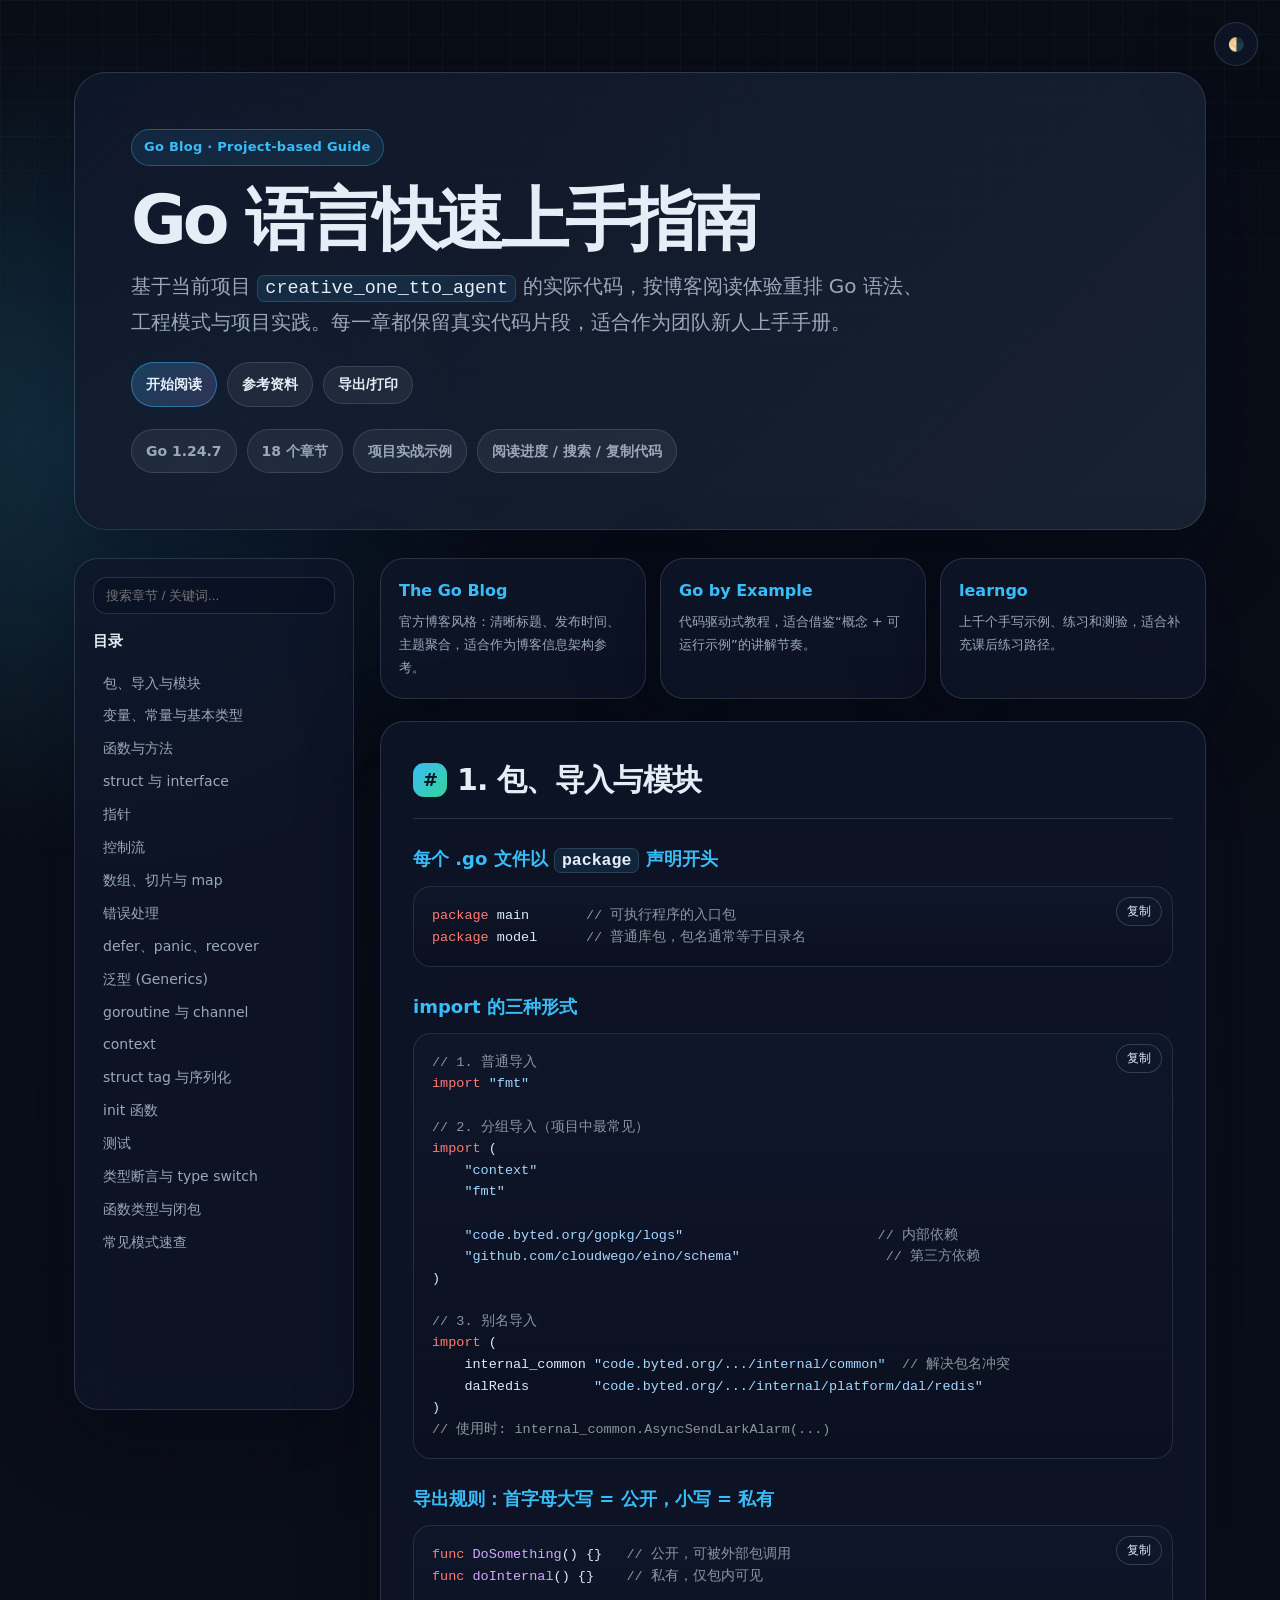
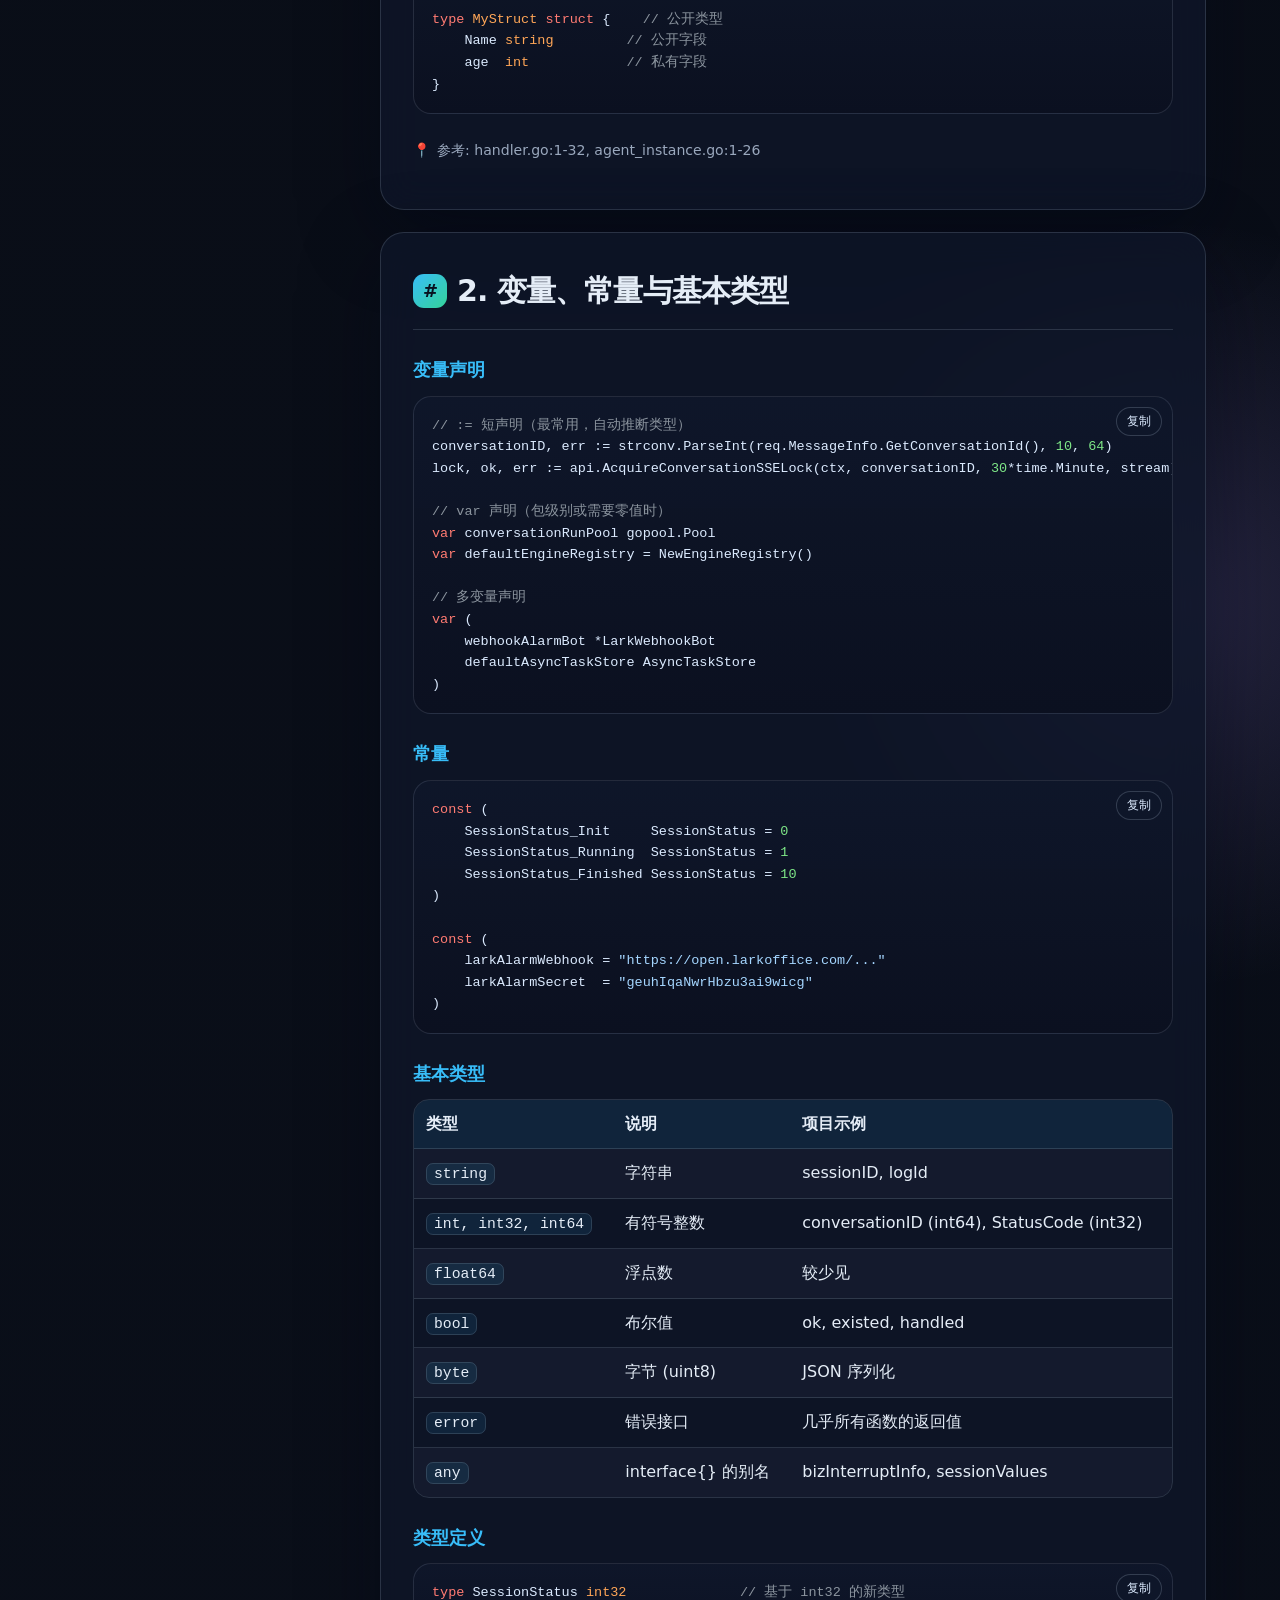
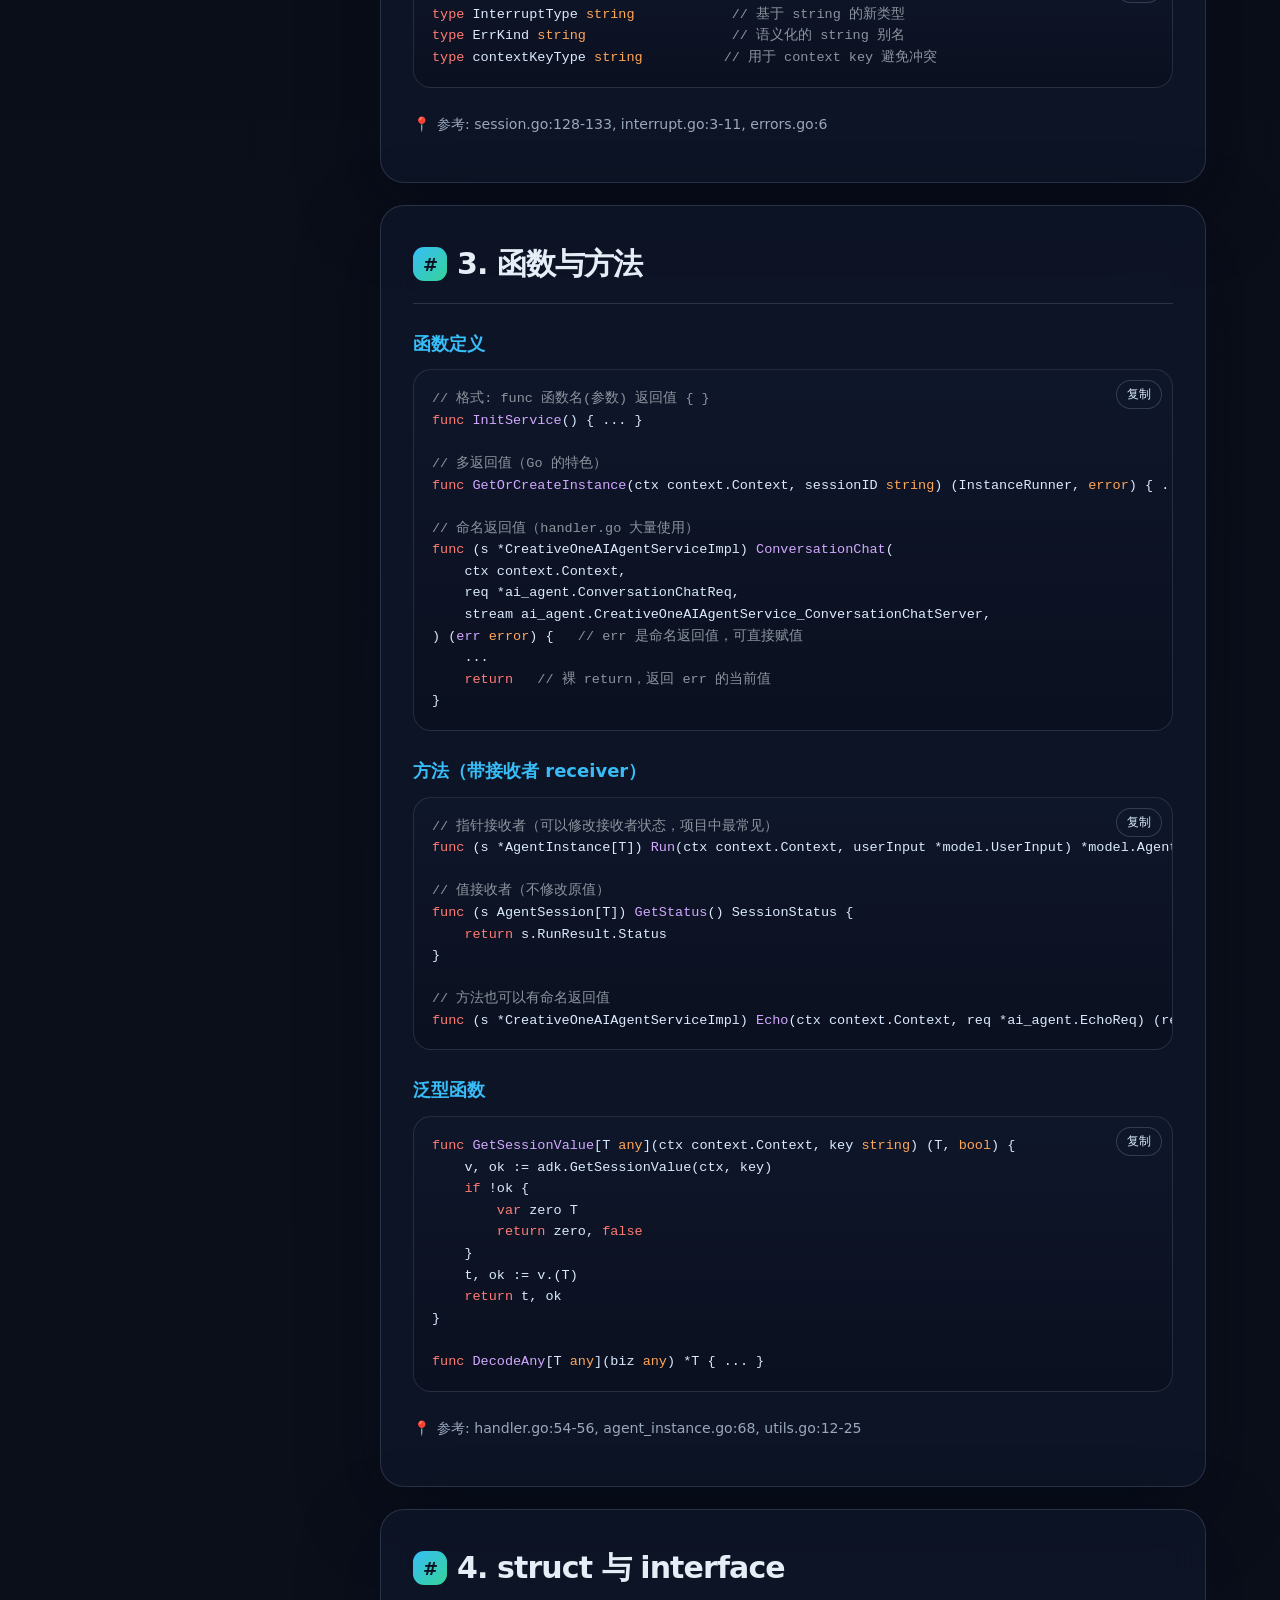
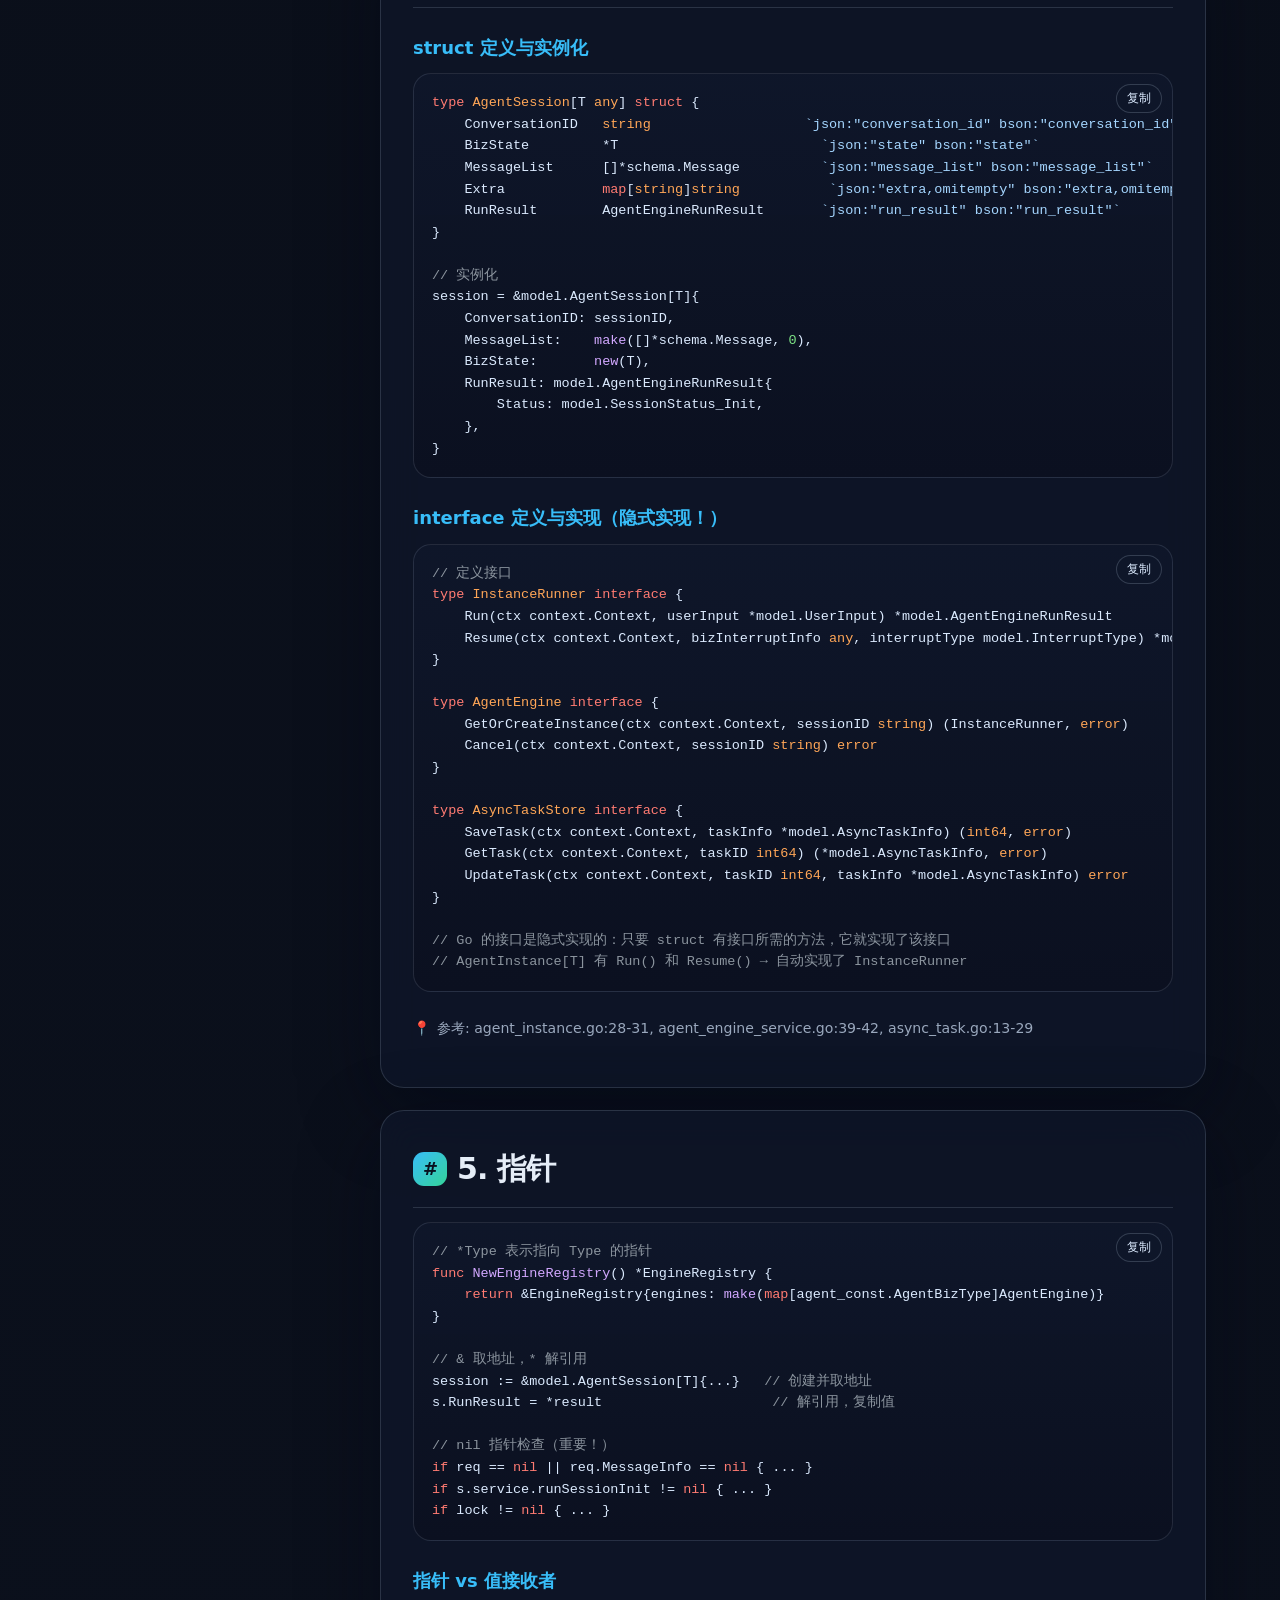
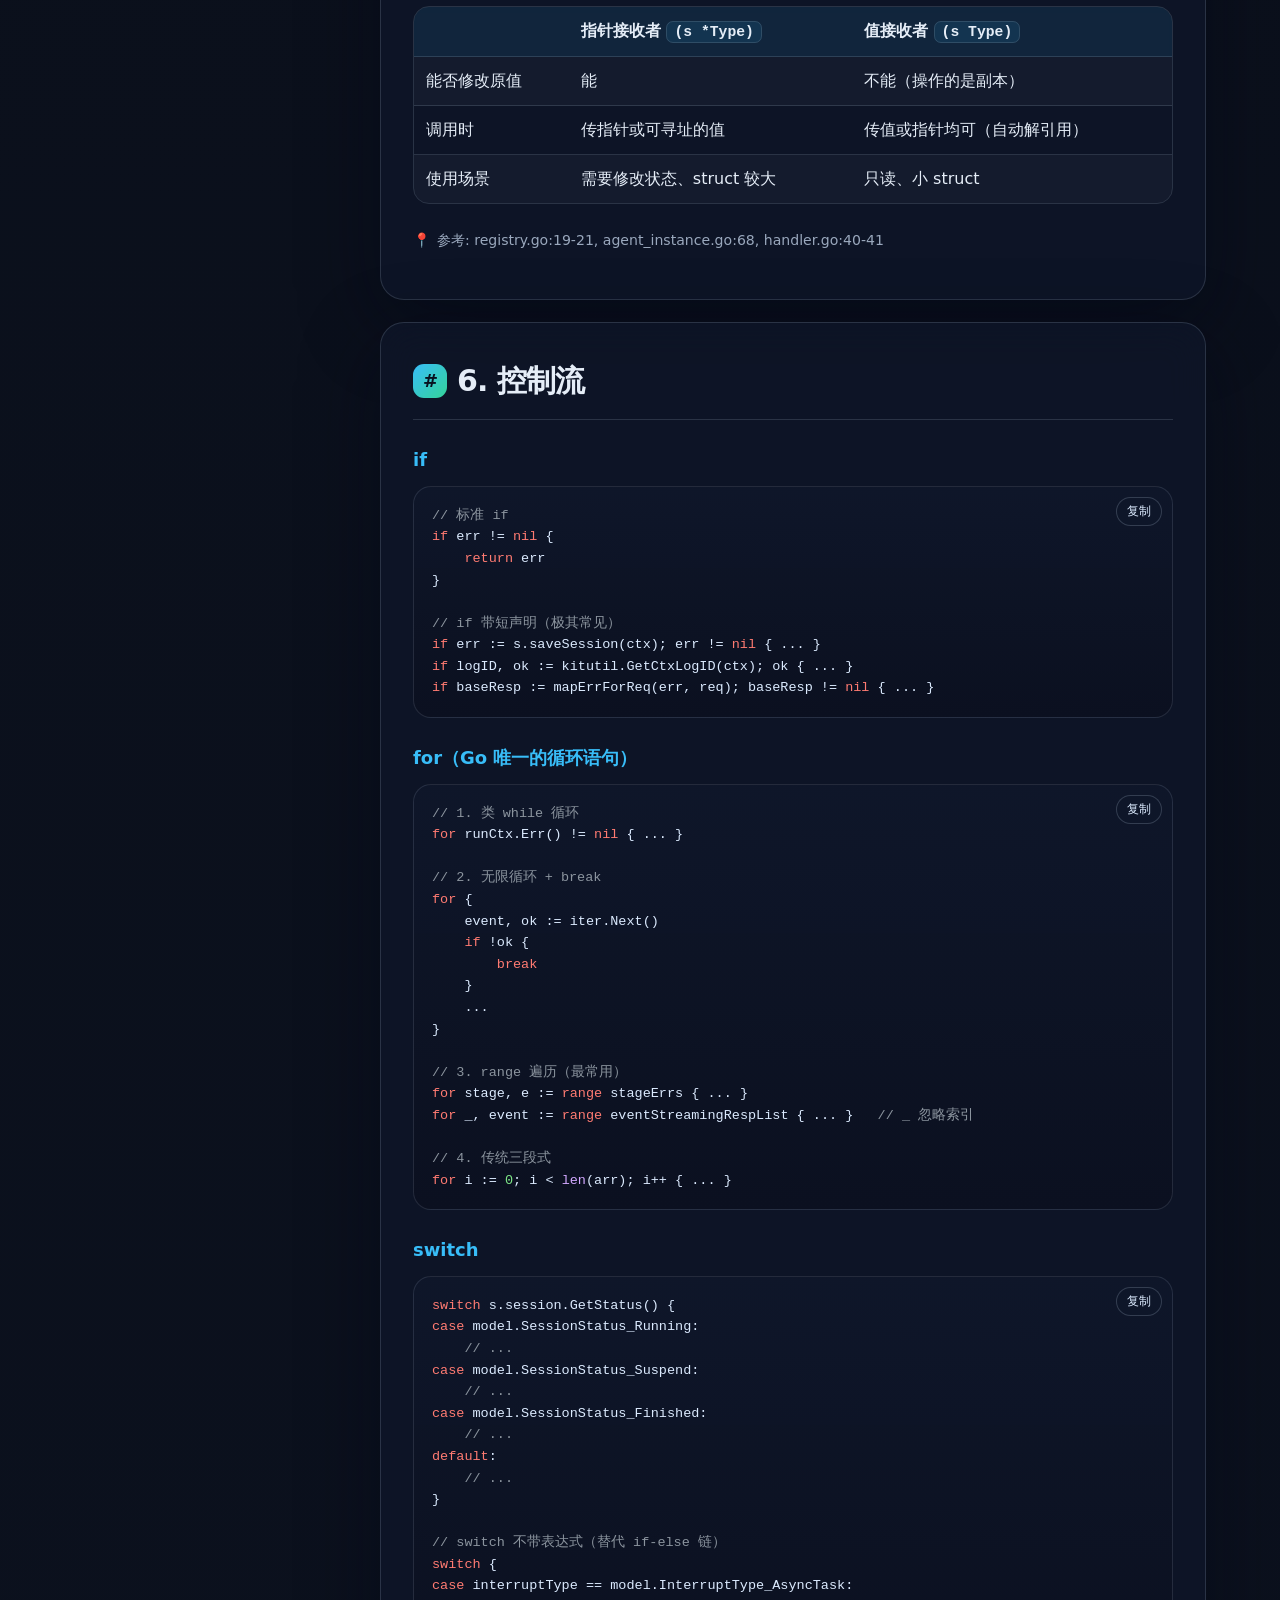
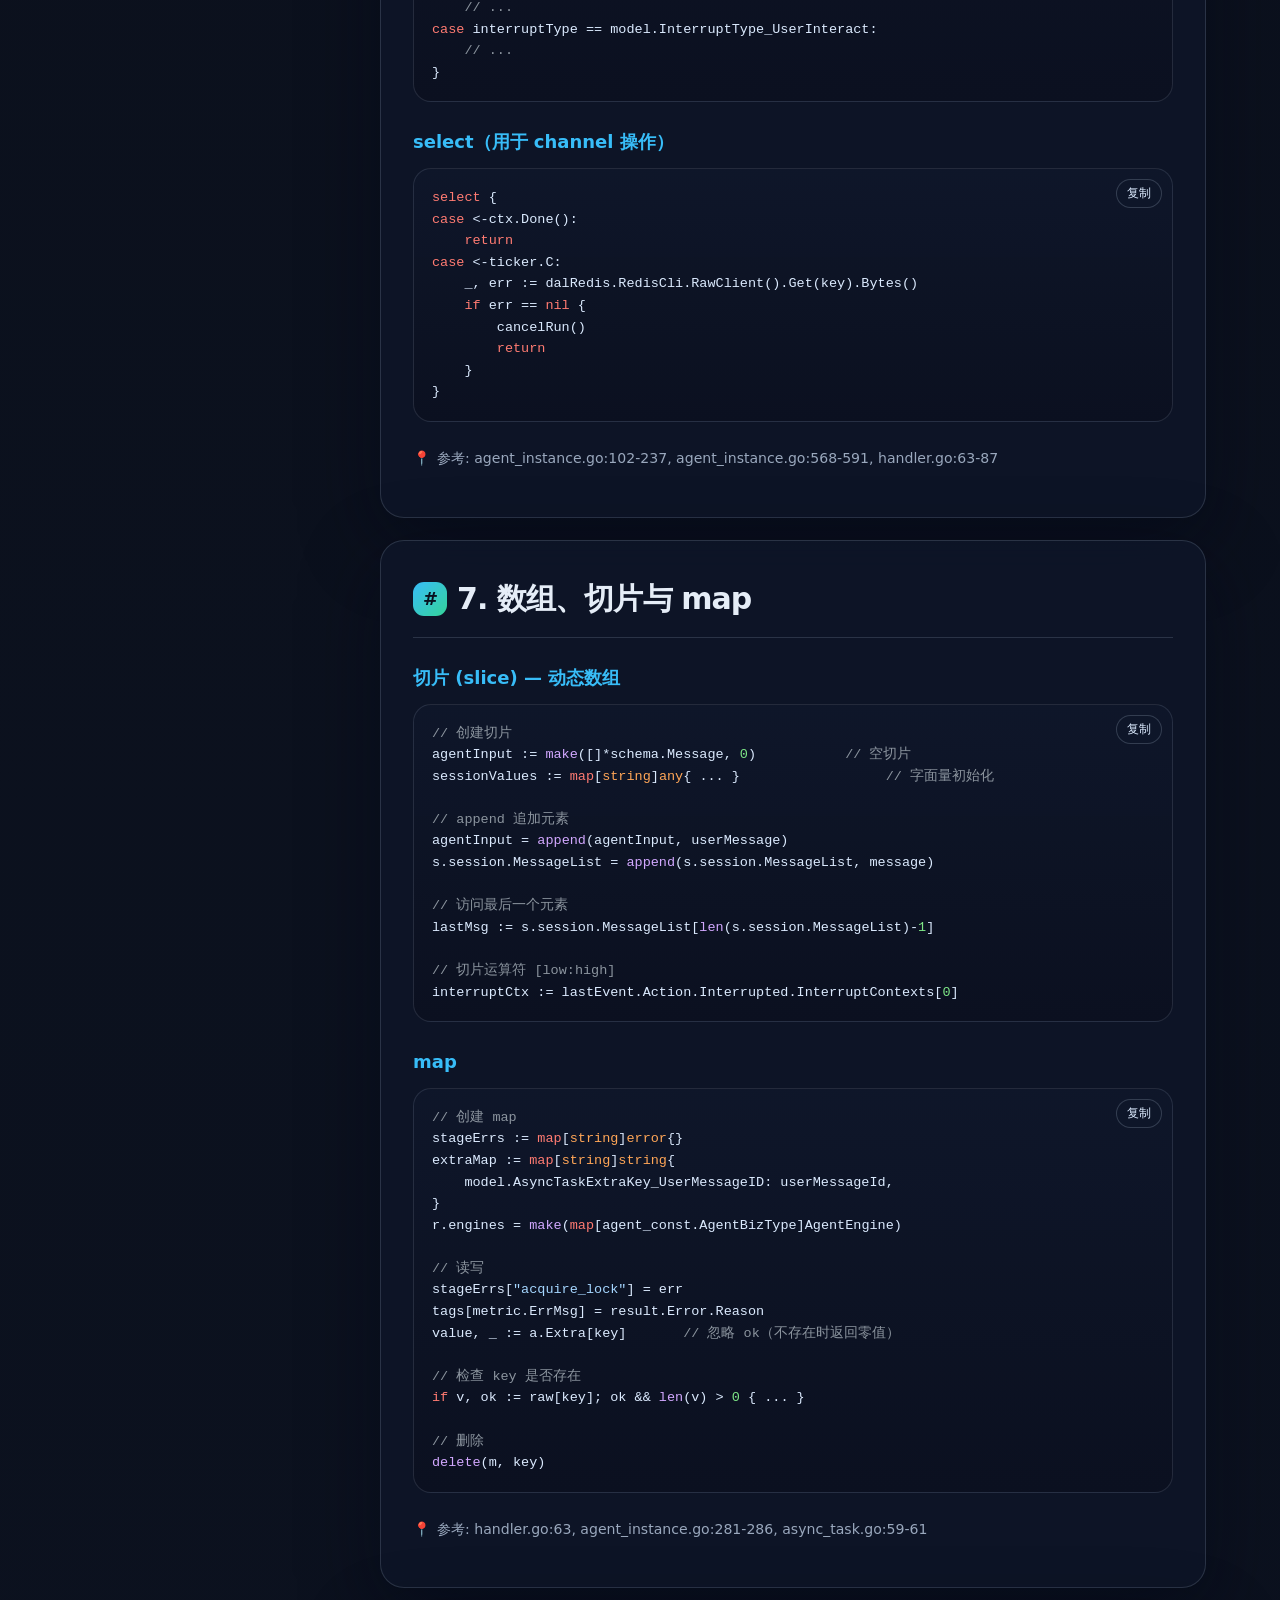
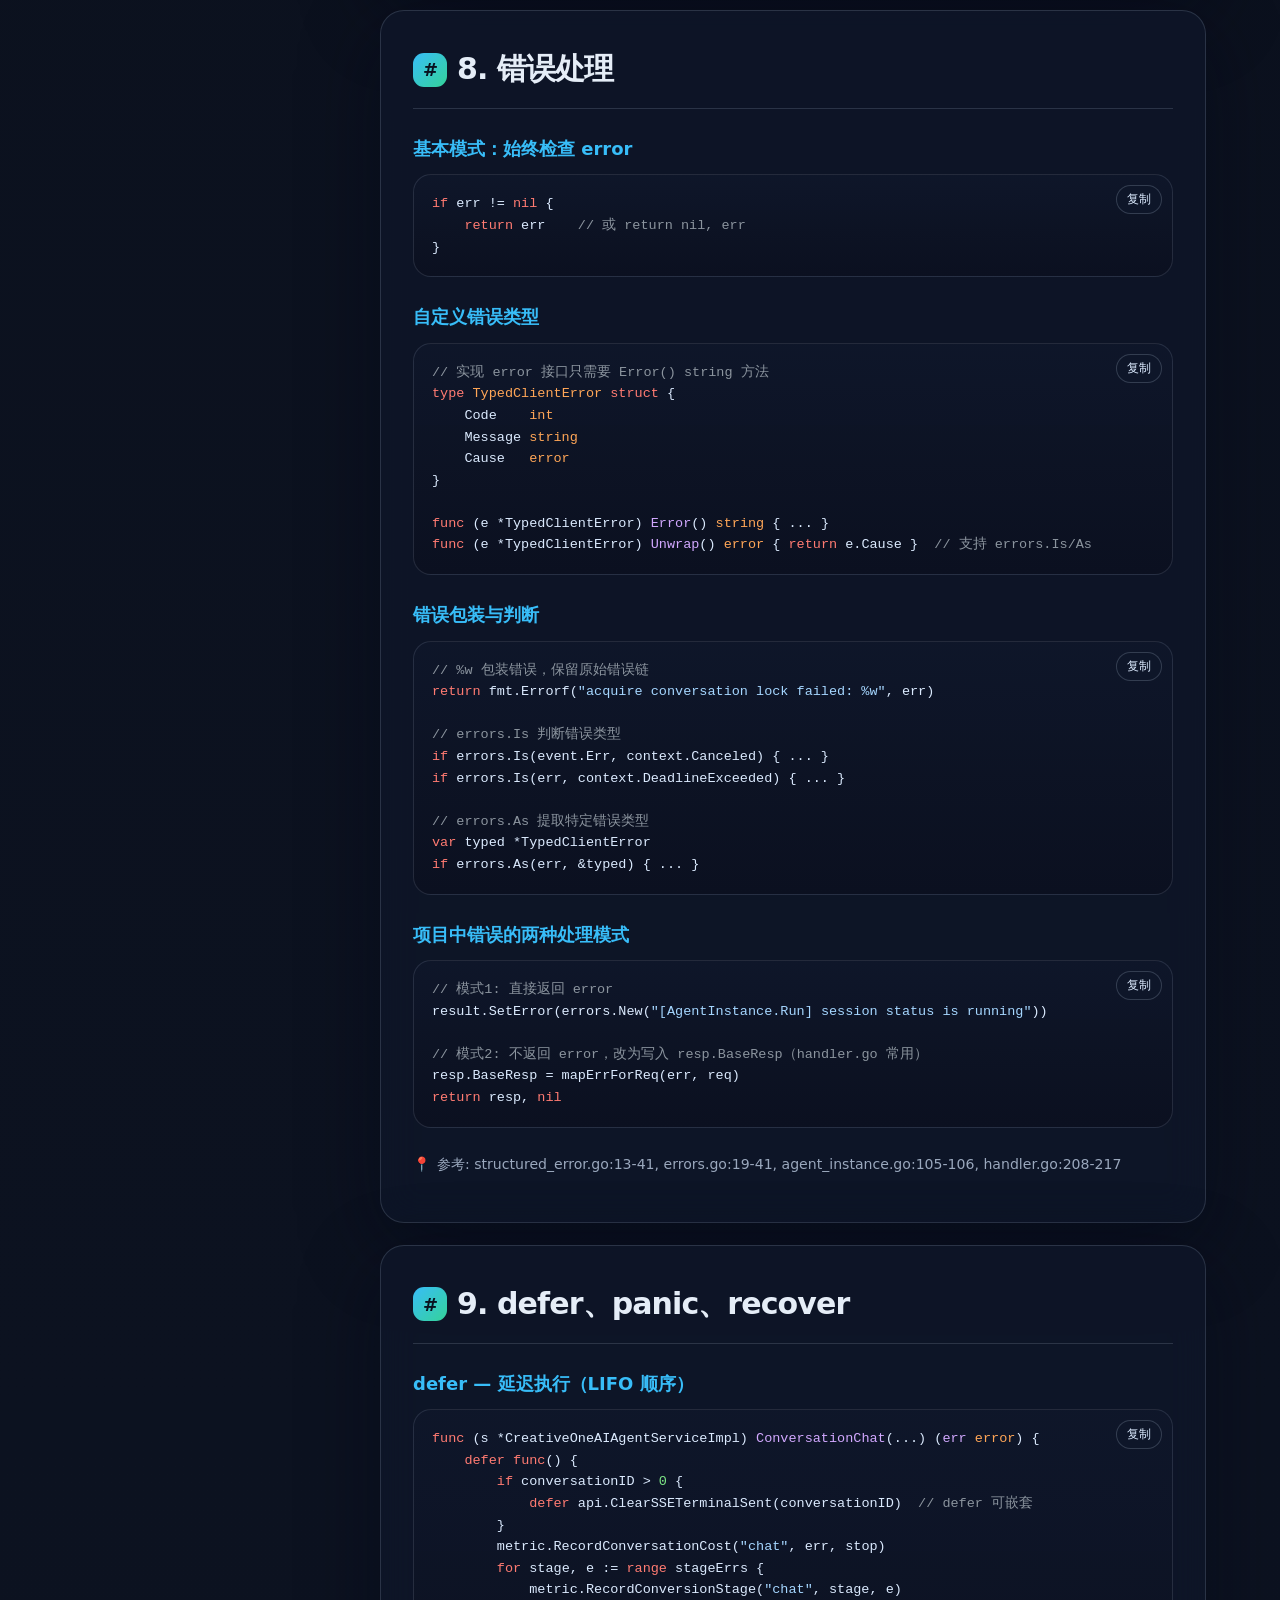
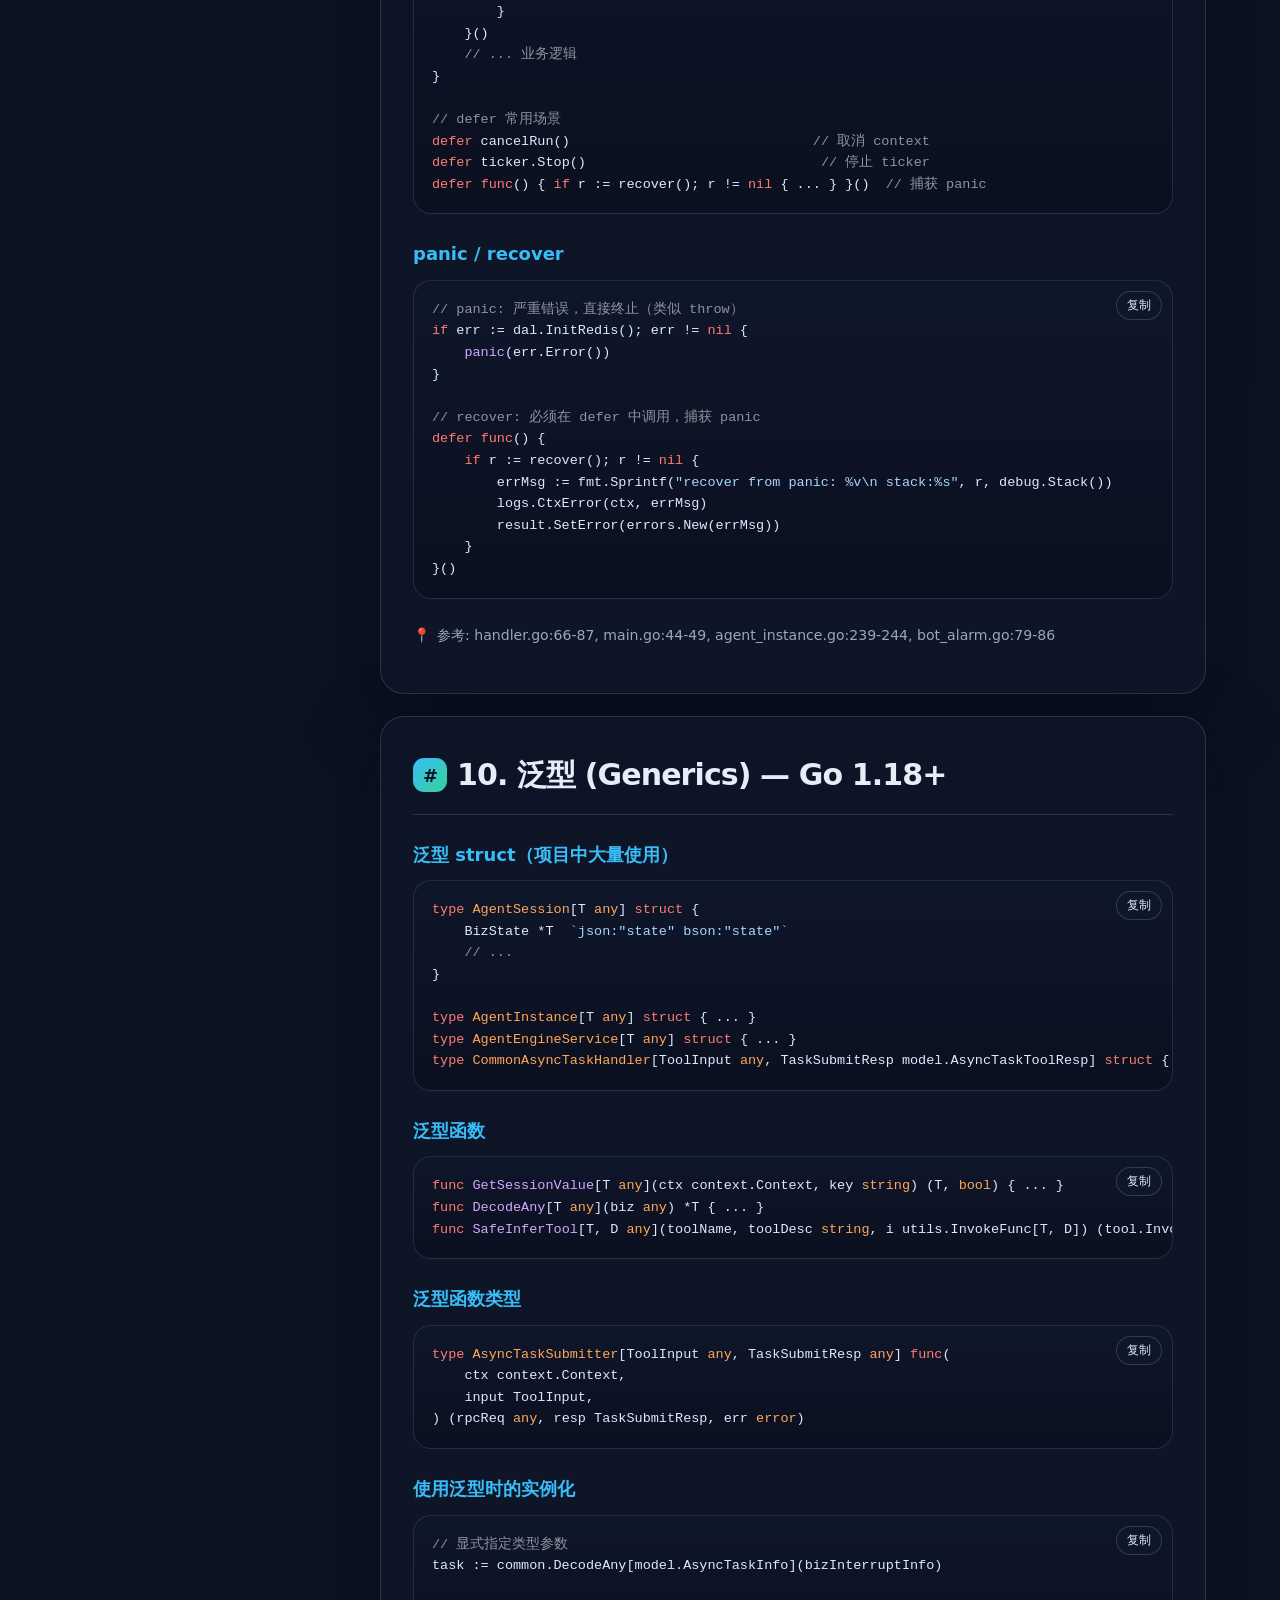
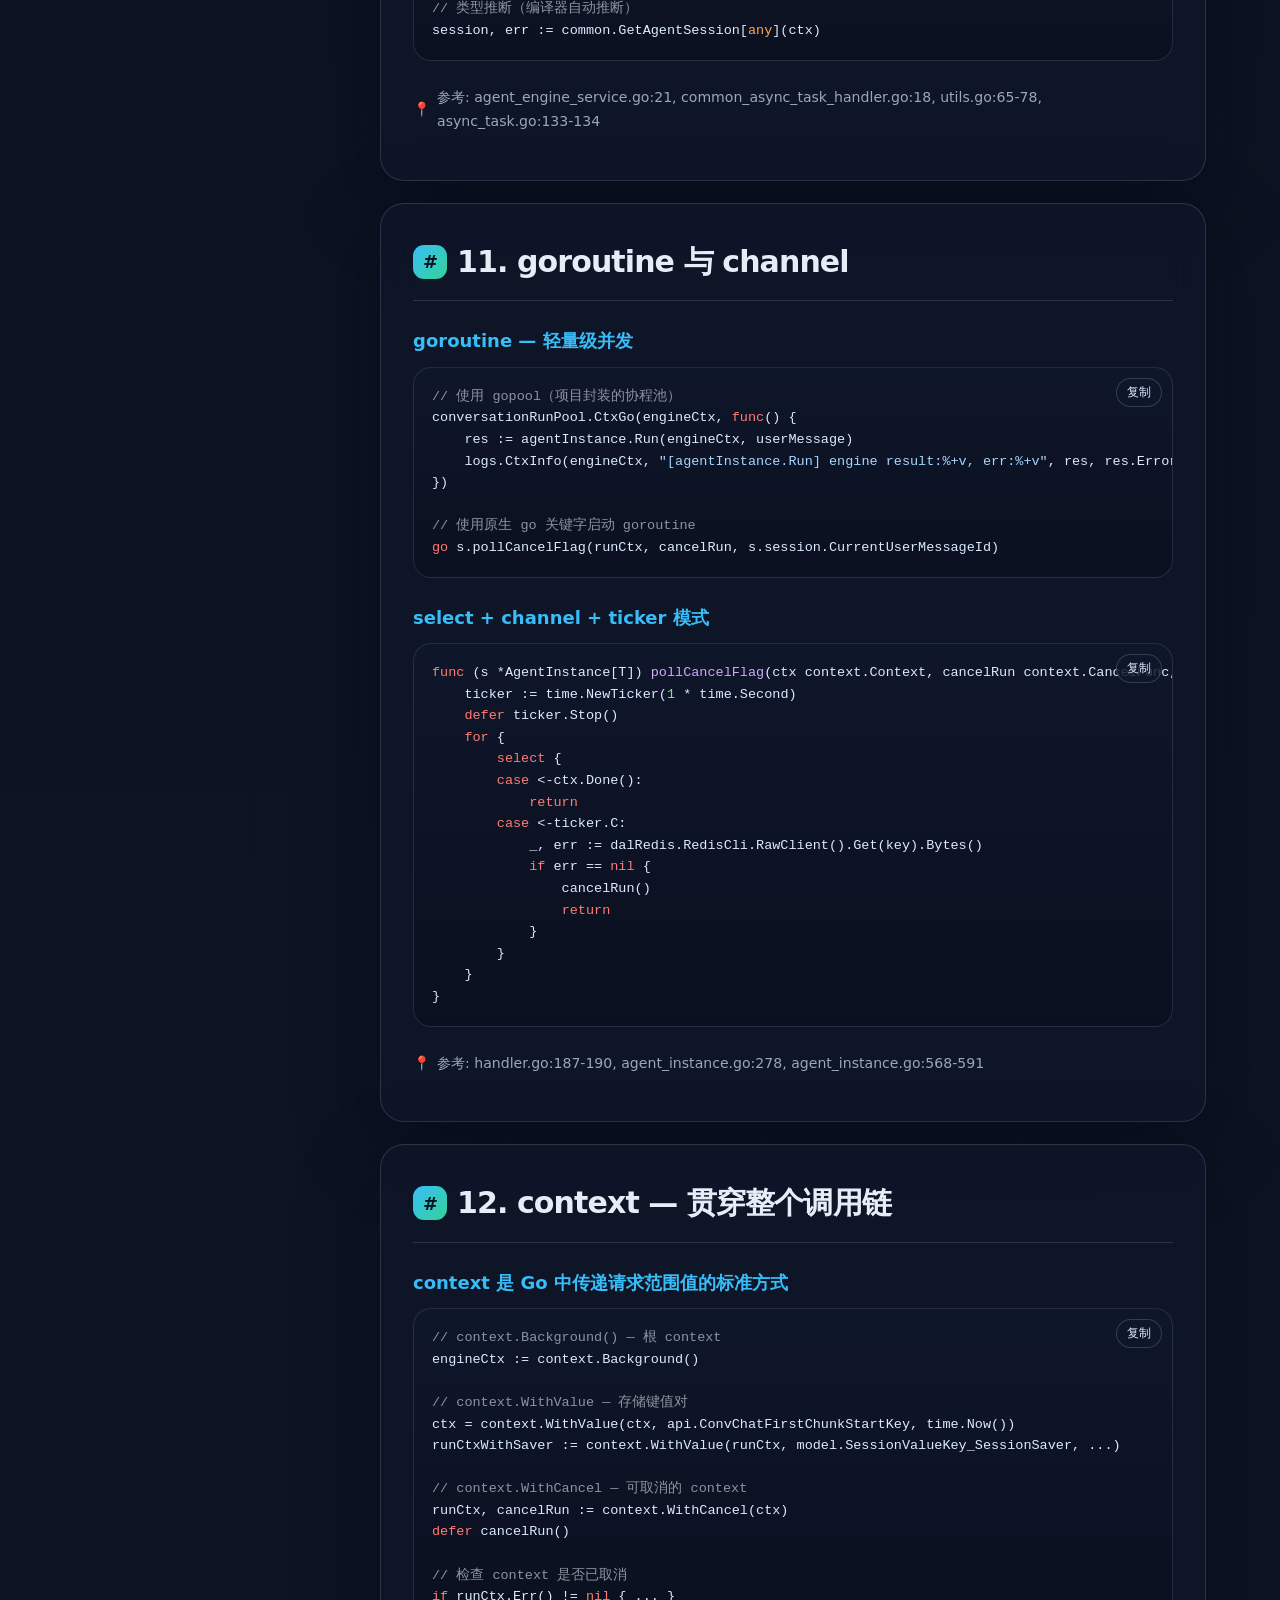
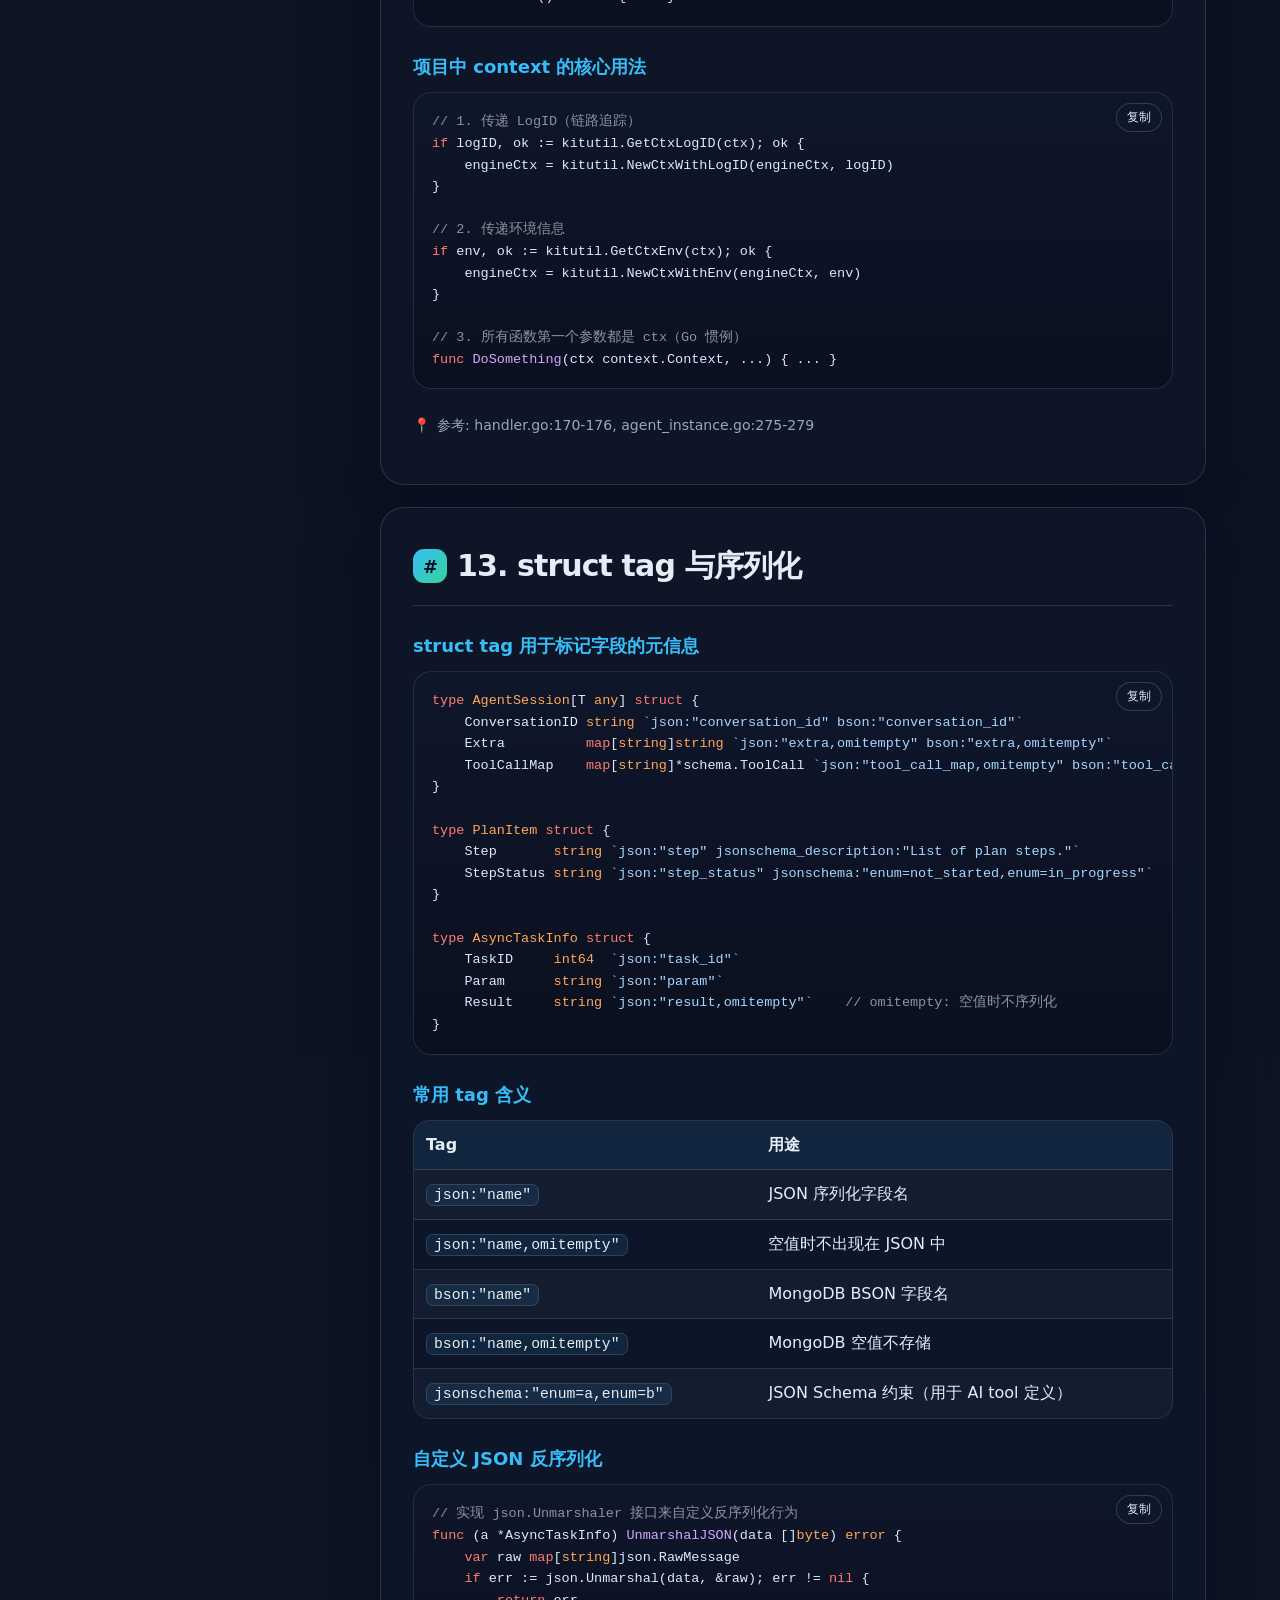
<file: go语言快速上手指南.html>
<!DOCTYPE html>
<html lang="zh-CN">
<head>
<meta charset="UTF-8">
<meta name="viewport" content="width=device-width, initial-scale=1.0">
<title>Go 语言快速上手指南 | 项目实战博客版</title>
<meta name="description" content="以 creative_one_tto_agent 项目代码为案例的 Go 语言快速上手博客，包含章节导航、代码复制、阅读进度、主题切换与学习资源。">
<style>
  :root {
    color-scheme: dark;
    --bg: #090d16;
    --bg-soft: #0f172a;
    --surface: rgba(15, 23, 42, 0.78);
    --surface-strong: #111827;
    --fg: #e5edf7;
    --muted: #9aa8bd;
    --border: rgba(148, 163, 184, 0.22);
    --accent: #38bdf8;
    --accent-2: #a78bfa;
    --accent-3: #34d399;
    --warning: #fbbf24;
    --code-bg: #0b1020;
    --shadow: 0 24px 80px rgba(2, 6, 23, 0.45);
    --keyword: #ff7b72;
    --string: #a5d6ff;
    --type: #ffa657;
    --func: #d2a8ff;
    --comment: #8b949e;
    --num: #7ee787;
  }

  [data-theme="light"] {
    color-scheme: light;
    --bg: #f5f7fb;
    --bg-soft: #eaf2ff;
    --surface: rgba(255, 255, 255, 0.88);
    --surface-strong: #ffffff;
    --fg: #172033;
    --muted: #5f6f86;
    --border: rgba(31, 41, 55, 0.14);
    --accent: #0284c7;
    --accent-2: #7c3aed;
    --accent-3: #059669;
    --warning: #b45309;
    --code-bg: #111827;
    --shadow: 0 22px 70px rgba(15, 23, 42, 0.12);
    --comment: #94a3b8;
  }

  * { box-sizing: border-box; }
  html { scroll-behavior: smooth; }
  body {
    margin: 0;
    min-height: 100vh;
    font-family: Inter, ui-sans-serif, system-ui, -apple-system, BlinkMacSystemFont, "Segoe UI", Helvetica, Arial, "PingFang SC", "Microsoft YaHei", sans-serif;
    background:
      radial-gradient(circle at 8% 2%, rgba(56, 189, 248, 0.20), transparent 26rem),
      radial-gradient(circle at 92% 10%, rgba(167, 139, 250, 0.18), transparent 24rem),
      linear-gradient(180deg, var(--bg) 0%, var(--bg-soft) 100%);
    color: var(--fg);
    line-height: 1.75;
  }

  body::before {
    content: "";
    position: fixed;
    inset: 0;
    pointer-events: none;
    background-image: linear-gradient(rgba(148, 163, 184, 0.05) 1px, transparent 1px), linear-gradient(90deg, rgba(148, 163, 184, 0.05) 1px, transparent 1px);
    background-size: 34px 34px;
    mask-image: linear-gradient(to bottom, rgba(0,0,0,0.8), transparent 70%);
  }

  a { color: var(--accent); text-decoration: none; }
  a:hover { text-decoration: underline; }
  p { margin: 0 0 14px; }
  ul, ol { margin: 0 0 14px 22px; padding: 0; }
  li { margin-bottom: 6px; }

  .read-progress {
    position: fixed;
    top: 0;
    left: 0;
    z-index: 40;
    width: 100%;
    height: 4px;
    background: linear-gradient(90deg, var(--accent), var(--accent-2), var(--accent-3));
    transform-origin: 0 50%;
    transform: scaleX(0);
  }

  .theme-toggle, .back-top {
    position: fixed;
    z-index: 30;
    right: 22px;
    display: grid;
    place-items: center;
    width: 44px;
    height: 44px;
    border: 1px solid var(--border);
    border-radius: 999px;
    background: var(--surface);
    color: var(--fg);
    box-shadow: var(--shadow);
    cursor: pointer;
    backdrop-filter: blur(16px);
  }
  .theme-toggle { top: 22px; }
  .back-top { bottom: 22px; opacity: 0; transform: translateY(8px); transition: .2s ease; }
  .back-top.visible { opacity: 1; transform: translateY(0); }

  .hero {
    position: relative;
    max-width: 1180px;
    margin: 0 auto;
    padding: 72px 24px 28px;
  }

  .hero-card {
    overflow: hidden;
    border: 1px solid var(--border);
    border-radius: 32px;
    background: linear-gradient(135deg, rgba(15,23,42,.92), rgba(30,41,59,.74));
    box-shadow: var(--shadow);
    padding: clamp(28px, 5vw, 56px);
  }
  [data-theme="light"] .hero-card { background: linear-gradient(135deg, rgba(255,255,255,.94), rgba(239,246,255,.86)); }

  .eyebrow {
    display: inline-flex;
    align-items: center;
    gap: 8px;
    padding: 6px 12px;
    border: 1px solid rgba(56, 189, 248, .35);
    border-radius: 999px;
    color: var(--accent);
    background: rgba(56, 189, 248, .10);
    font-size: 13px;
    font-weight: 700;
    letter-spacing: .02em;
  }

  h1 {
    margin: 18px 0 14px;
    max-width: 850px;
    font-size: clamp(34px, 6vw, 68px);
    line-height: 1.05;
    letter-spacing: -0.06em;
  }

  .hero-subtitle { max-width: 800px; color: var(--muted); font-size: clamp(16px, 2vw, 20px); }
  .hero-actions, .meta-row { display: flex; flex-wrap: wrap; gap: 10px; align-items: center; margin-top: 22px; }
  .btn, .chip {
    display: inline-flex;
    align-items: center;
    gap: 8px;
    border-radius: 999px;
    border: 1px solid var(--border);
    padding: 9px 14px;
    background: rgba(148, 163, 184, .10);
    color: var(--fg);
    font-weight: 700;
    font-size: 14px;
  }
  .btn.primary { border-color: rgba(56, 189, 248, .45); background: linear-gradient(135deg, rgba(56,189,248,.22), rgba(167,139,250,.20)); }
  .chip { color: var(--muted); font-weight: 600; }

  .blog-layout {
    display: grid;
    grid-template-columns: minmax(230px, 280px) minmax(0, 1fr);
    gap: 26px;
    max-width: 1180px;
    margin: 0 auto;
    padding: 0 24px 72px;
  }

  .toc {
    position: sticky;
    top: 24px;
    max-height: calc(100vh - 48px);
    overflow: auto;
    border: 1px solid var(--border);
    border-radius: 24px;
    padding: 18px;
    background: var(--surface);
    box-shadow: var(--shadow);
    backdrop-filter: blur(18px);
  }
  .toc h3 { margin: 0 0 12px; color: var(--fg); font-size: 15px; }
  .toc ol { list-style: none; margin: 0; }
  .toc li { margin: 0; }
  .toc a {
    display: block;
    border-radius: 12px;
    padding: 7px 10px;
    color: var(--muted);
    font-size: 14px;
    line-height: 1.35;
  }
  .toc a:hover, .toc a.active { color: var(--fg); background: rgba(56, 189, 248, .12); text-decoration: none; }
  .search-box {
    width: 100%;
    margin-bottom: 14px;
    border: 1px solid var(--border);
    border-radius: 14px;
    padding: 10px 12px;
    background: rgba(2, 6, 23, .24);
    color: var(--fg);
    outline: none;
  }
  [data-theme="light"] .search-box { background: rgba(255,255,255,.72); }

  .post { min-width: 0; }
  .resource-grid {
    display: grid;
    grid-template-columns: repeat(3, minmax(0, 1fr));
    gap: 14px;
    margin: 0 0 22px;
  }
  .resource-card, .chapter, .post-footer {
    border: 1px solid var(--border);
    border-radius: 24px;
    background: var(--surface);
    box-shadow: var(--shadow);
    backdrop-filter: blur(18px);
  }
  .resource-card { padding: 18px; }
  .resource-card strong { display: block; margin-bottom: 6px; font-size: 16px; }
  .resource-card span { display: block; color: var(--muted); font-size: 13px; }

  .chapter {
    padding: clamp(20px, 3vw, 32px);
    margin-bottom: 22px;
    scroll-margin-top: 18px;
  }
  .chapter h2:first-child { margin-top: 0; }
  h2 {
    display: flex;
    align-items: center;
    gap: 10px;
    margin: 36px 0 14px;
    padding-bottom: 12px;
    border-bottom: 1px solid var(--border);
    font-size: clamp(22px, 3vw, 30px);
    letter-spacing: -0.03em;
  }
  h2::before {
    content: "#";
    display: grid;
    place-items: center;
    width: 34px;
    height: 34px;
    border-radius: 11px;
    color: #08111f;
    background: linear-gradient(135deg, var(--accent), var(--accent-3));
    font-size: 18px;
  }
  h3 { margin: 24px 0 10px; color: var(--accent); font-size: 18px; }

  pre {
    position: relative;
    margin: 0 0 18px;
    overflow-x: auto;
    border: 1px solid rgba(148, 163, 184, .18);
    border-radius: 18px;
    padding: 18px;
    background: linear-gradient(180deg, rgba(15,23,42,.96), var(--code-bg));
    color: #dbeafe;
    font-size: 13.5px;
    line-height: 1.6;
  }
  code { font-family: "SF Mono", "Fira Code", "Cascadia Code", Menlo, Consolas, monospace; font-size: 0.92em; }
  :not(pre) > code { background: rgba(56, 189, 248, .10); padding: 2px 7px; border-radius: 7px; border: 1px solid var(--border); color: var(--fg); }
  .copy-code {
    position: absolute;
    top: 10px;
    right: 10px;
    border: 1px solid rgba(148, 163, 184, .28);
    border-radius: 999px;
    padding: 5px 10px;
    background: rgba(15, 23, 42, .84);
    color: #dbeafe;
    cursor: pointer;
    font-size: 12px;
  }

  .kw { color: var(--keyword); }
  .st { color: var(--string); }
  .ty { color: var(--type); }
  .fn { color: var(--func); }
  .cm { color: var(--comment); }
  .num { color: var(--num); }

  table { width: 100%; border-collapse: separate; border-spacing: 0; margin: 0 0 18px; overflow: hidden; border: 1px solid var(--border); border-radius: 16px; }
  th, td { border-bottom: 1px solid var(--border); padding: 10px 12px; text-align: left; vertical-align: top; }
  tr:last-child td { border-bottom: 0; }
  th { background: rgba(56, 189, 248, .10); font-weight: 800; }
  tr:nth-child(even) td { background: rgba(148, 163, 184, .05); }

  .tag { display: inline-block; background: #1f6feb33; color: var(--accent); border-radius: 999px; padding: 2px 8px; font-size: 0.85em; margin-right: 4px; }
  .file-ref {
    display: inline-flex;
    align-items: center;
    gap: 6px;
    margin-top: 6px;
    color: var(--muted);
    font-size: 0.88em;
  }
  .file-ref::before { content: "📍"; }
  blockquote { border-left: 4px solid var(--accent); padding: 12px 16px; color: var(--muted); margin: 0 0 18px; background: rgba(56, 189, 248, .08); border-radius: 0 14px 14px 0; }
  .post-footer { padding: 22px; color: var(--muted); font-size: 14px; }

  @media (max-width: 960px) {
    .blog-layout { grid-template-columns: 1fr; }
    .toc { position: relative; top: 0; max-height: none; }
    .resource-grid { grid-template-columns: 1fr; }
  }
  @media print {
    .theme-toggle, .back-top, .read-progress, .toc, .copy-code { display: none !important; }
    body { background: #fff; color: #111; }
    .hero, .blog-layout { max-width: none; padding: 0; }
    .chapter, .hero-card, .post-footer { box-shadow: none; border-color: #ddd; break-inside: avoid; }
  }
</style>
</head>
<body>

<div class="read-progress" aria-hidden="true"></div>
<button class="theme-toggle" type="button" aria-label="切换明暗主题">🌗</button>
<button class="back-top" type="button" aria-label="回到顶部">↑</button>

<header class="hero">
  <div class="hero-card">
    <span class="eyebrow">Go Blog · Project-based Guide</span>
    <h1>Go 语言快速上手指南</h1>
    <p class="hero-subtitle">基于当前项目 <code>creative_one_tto_agent</code> 的实际代码，按博客阅读体验重排 Go 语法、工程模式与项目实践。每一章都保留真实代码片段，适合作为团队新人上手手册。</p>
    <div class="hero-actions">
      <a class="btn primary" href="#s1">开始阅读</a>
      <a class="btn" href="#references">参考资料</a>
      <button class="btn" type="button" onclick="window.print()">导出/打印</button>
    </div>
    <div class="meta-row" aria-label="文章元信息">
      <span class="chip">Go 1.24.7</span>
      <span class="chip">18 个章节</span>
      <span class="chip">项目实战示例</span>
      <span class="chip">阅读进度 / 搜索 / 复制代码</span>
    </div>
  </div>
</header>

<div class="blog-layout">
<aside class="toc" aria-label="文章目录">
<input class="search-box" type="search" placeholder="搜索章节 / 关键词..." aria-label="搜索文章内容">
<h3>目录</h3>
<ol>
  <li><a href="#s1">包、导入与模块</a></li>
  <li><a href="#s2">变量、常量与基本类型</a></li>
  <li><a href="#s3">函数与方法</a></li>
  <li><a href="#s4">struct 与 interface</a></li>
  <li><a href="#s5">指针</a></li>
  <li><a href="#s6">控制流</a></li>
  <li><a href="#s7">数组、切片与 map</a></li>
  <li><a href="#s8">错误处理</a></li>
  <li><a href="#s9">defer、panic、recover</a></li>
  <li><a href="#s10">泛型 (Generics)</a></li>
  <li><a href="#s11">goroutine 与 channel</a></li>
  <li><a href="#s12">context</a></li>
  <li><a href="#s13">struct tag 与序列化</a></li>
  <li><a href="#s14">init 函数</a></li>
  <li><a href="#s15">测试</a></li>
  <li><a href="#s16">类型断言与 type switch</a></li>
  <li><a href="#s17">函数类型与闭包</a></li>
  <li><a href="#s18">常见模式速查</a></li>
</ol>
</aside>

<main class="post" id="article">

<div class="resource-grid" aria-label="精选学习参考">
  <a class="resource-card" href="https://go.dev/blog/" target="_blank" rel="noopener">
    <strong>The Go Blog</strong>
    <span>官方博客风格：清晰标题、发布时间、主题聚合，适合作为博客信息架构参考。</span>
  </a>
  <a class="resource-card" href="https://gobyexample.com/" target="_blank" rel="noopener">
    <strong>Go by Example</strong>
    <span>代码驱动式教程，适合借鉴“概念 + 可运行示例”的讲解节奏。</span>
  </a>
  <a class="resource-card" href="https://github.com/inancgumus/learngo" target="_blank" rel="noopener">
    <strong>learngo</strong>
    <span>上千个手写示例、练习和测验，适合补充课后练习路径。</span>
  </a>
</div>

<!-- ============================================================ -->
<h2 id="s1">1. 包、导入与模块</h2>

<h3>每个 .go 文件以 <code>package</code> 声明开头</h3>
<pre><span class="kw">package</span> main       <span class="cm">// 可执行程序的入口包</span>
<span class="kw">package</span> model      <span class="cm">// 普通库包，包名通常等于目录名</span></pre>

<h3>import 的三种形式</h3>
<pre><span class="cm">// 1. 普通导入</span>
<span class="kw">import</span> <span class="st">"fmt"</span>

<span class="cm">// 2. 分组导入（项目中最常见）</span>
<span class="kw">import</span> (
    <span class="st">"context"</span>
    <span class="st">"fmt"</span>

    <span class="st">"code.byted.org/gopkg/logs"</span>                        <span class="cm">// 内部依赖</span>
    <span class="st">"github.com/cloudwego/eino/schema"</span>                  <span class="cm">// 第三方依赖</span>
)

<span class="cm">// 3. 别名导入</span>
<span class="kw">import</span> (
    internal_common <span class="st">"code.byted.org/.../internal/common"</span>  <span class="cm">// 解决包名冲突</span>
    dalRedis        <span class="st">"code.byted.org/.../internal/platform/dal/redis"</span>
)
<span class="cm">// 使用时: internal_common.AsyncSendLarkAlarm(...)</span></pre>

<h3>导出规则：首字母大写 = 公开，小写 = 私有</h3>
<pre><span class="kw">func</span> <span class="fn">DoSomething</span>() {}   <span class="cm">// 公开，可被外部包调用</span>
<span class="kw">func</span> <span class="fn">doInternal</span>() {}    <span class="cm">// 私有，仅包内可见</span>

<span class="kw">type</span> <span class="ty">MyStruct</span> <span class="kw">struct</span> {    <span class="cm">// 公开类型</span>
    Name <span class="ty">string</span>         <span class="cm">// 公开字段</span>
    age  <span class="ty">int</span>            <span class="cm">// 私有字段</span>
}</pre>
<p class="file-ref">参考: handler.go:1-32, agent_instance.go:1-26</p>

<!-- ============================================================ -->
<h2 id="s2">2. 变量、常量与基本类型</h2>

<h3>变量声明</h3>
<pre><span class="cm">// := 短声明（最常用，自动推断类型）</span>
conversationID, err := strconv.ParseInt(req.MessageInfo.GetConversationId(), <span class="num">10</span>, <span class="num">64</span>)
lock, ok, err := api.AcquireConversationSSELock(ctx, conversationID, <span class="num">30</span>*time.Minute, stream)

<span class="cm">// var 声明（包级别或需要零值时）</span>
<span class="kw">var</span> conversationRunPool gopool.Pool
<span class="kw">var</span> defaultEngineRegistry = NewEngineRegistry()

<span class="cm">// 多变量声明</span>
<span class="kw">var</span> (
    webhookAlarmBot *LarkWebhookBot
    defaultAsyncTaskStore AsyncTaskStore
)</pre>

<h3>常量</h3>
<pre><span class="kw">const</span> (
    SessionStatus_Init     SessionStatus = <span class="num">0</span>
    SessionStatus_Running  SessionStatus = <span class="num">1</span>
    SessionStatus_Finished SessionStatus = <span class="num">10</span>
)

<span class="kw">const</span> (
    larkAlarmWebhook = <span class="st">"https://open.larkoffice.com/..."</span>
    larkAlarmSecret  = <span class="st">"geuhIqaNwrHbzu3ai9wicg"</span>
)</pre>

<h3>基本类型</h3>
<table>
<tr><th>类型</th><th>说明</th><th>项目示例</th></tr>
<tr><td><code>string</code></td><td>字符串</td><td>sessionID, logId</td></tr>
<tr><td><code>int, int32, int64</code></td><td>有符号整数</td><td>conversationID (int64), StatusCode (int32)</td></tr>
<tr><td><code>float64</code></td><td>浮点数</td><td>较少见</td></tr>
<tr><td><code>bool</code></td><td>布尔值</td><td>ok, existed, handled</td></tr>
<tr><td><code>byte</code></td><td>字节 (uint8)</td><td>JSON 序列化</td></tr>
<tr><td><code>error</code></td><td>错误接口</td><td>几乎所有函数的返回值</td></tr>
<tr><td><code>any</code></td><td>interface{} 的别名</td><td>bizInterruptInfo, sessionValues</td></tr>
</table>

<h3>类型定义</h3>
<pre><span class="kw">type</span> SessionStatus <span class="ty">int32</span>              <span class="cm">// 基于 int32 的新类型</span>
<span class="kw">type</span> InterruptType <span class="ty">string</span>            <span class="cm">// 基于 string 的新类型</span>
<span class="kw">type</span> ErrKind <span class="ty">string</span>                  <span class="cm">// 语义化的 string 别名</span>
<span class="kw">type</span> contextKeyType <span class="ty">string</span>          <span class="cm">// 用于 context key 避免冲突</span></pre>
<p class="file-ref">参考: session.go:128-133, interrupt.go:3-11, errors.go:6</p>

<!-- ============================================================ -->
<h2 id="s3">3. 函数与方法</h2>

<h3>函数定义</h3>
<pre><span class="cm">// 格式: func 函数名(参数) 返回值 { }</span>
<span class="kw">func</span> <span class="fn">InitService</span>() { ... }

<span class="cm">// 多返回值（Go 的特色）</span>
<span class="kw">func</span> <span class="fn">GetOrCreateInstance</span>(ctx context.Context, sessionID <span class="ty">string</span>) (InstanceRunner, <span class="ty">error</span>) { ... }

<span class="cm">// 命名返回值（handler.go 大量使用）</span>
<span class="kw">func</span> (s *CreativeOneAIAgentServiceImpl) <span class="fn">ConversationChat</span>(
    ctx context.Context,
    req *ai_agent.ConversationChatReq,
    stream ai_agent.CreativeOneAIAgentService_ConversationChatServer,
) (<span class="fn">err</span> <span class="ty">error</span>) {   <span class="cm">// err 是命名返回值，可直接赋值</span>
    ...
    <span class="kw">return</span>   <span class="cm">// 裸 return，返回 err 的当前值</span>
}</pre>

<h3>方法（带接收者 receiver）</h3>
<pre><span class="cm">// 指针接收者（可以修改接收者状态，项目中最常见）</span>
<span class="kw">func</span> (s *AgentInstance[T]) <span class="fn">Run</span>(ctx context.Context, userInput *model.UserInput) *model.AgentEngineRunResult { ... }

<span class="cm">// 值接收者（不修改原值）</span>
<span class="kw">func</span> (s AgentSession[T]) <span class="fn">GetStatus</span>() SessionStatus {
    <span class="kw">return</span> s.RunResult.Status
}

<span class="cm">// 方法也可以有命名返回值</span>
<span class="kw">func</span> (s *CreativeOneAIAgentServiceImpl) <span class="fn">Echo</span>(ctx context.Context, req *ai_agent.EchoReq) (resp *ai_agent.EchoResp, err <span class="ty">error</span>) { ... }</pre>

<h3>泛型函数</h3>
<pre><span class="kw">func</span> <span class="fn">GetSessionValue</span>[T <span class="ty">any</span>](ctx context.Context, key <span class="ty">string</span>) (T, <span class="ty">bool</span>) {
    v, ok := adk.GetSessionValue(ctx, key)
    <span class="kw">if</span> !ok {
        <span class="kw">var</span> zero T
        <span class="kw">return</span> zero, <span class="kw">false</span>
    }
    t, ok := v.(T)
    <span class="kw">return</span> t, ok
}

<span class="kw">func</span> <span class="fn">DecodeAny</span>[T <span class="ty">any</span>](biz <span class="ty">any</span>) *T { ... }</pre>
<p class="file-ref">参考: handler.go:54-56, agent_instance.go:68, utils.go:12-25</p>

<!-- ============================================================ -->
<h2 id="s4">4. struct 与 interface</h2>

<h3>struct 定义与实例化</h3>
<pre><span class="kw">type</span> <span class="ty">AgentSession</span>[T <span class="ty">any</span>] <span class="kw">struct</span> {
    ConversationID   <span class="ty">string</span>                   <span class="st">`json:"conversation_id" bson:"conversation_id"`</span>
    BizState         *T                         <span class="st">`json:"state" bson:"state"`</span>
    MessageList      []*schema.Message          <span class="st">`json:"message_list" bson:"message_list"`</span>
    Extra            <span class="kw">map</span>[<span class="ty">string</span>]<span class="ty">string</span>           <span class="st">`json:"extra,omitempty" bson:"extra,omitempty"`</span>
    RunResult        AgentEngineRunResult       <span class="st">`json:"run_result" bson:"run_result"`</span>
}

<span class="cm">// 实例化</span>
session = &amp;model.AgentSession[T]{
    ConversationID: sessionID,
    MessageList:    <span class="fn">make</span>([]*schema.Message, <span class="num">0</span>),
    BizState:       <span class="fn">new</span>(T),
    RunResult: model.AgentEngineRunResult{
        Status: model.SessionStatus_Init,
    },
}</pre>

<h3>interface 定义与实现（隐式实现！）</h3>
<pre><span class="cm">// 定义接口</span>
<span class="kw">type</span> <span class="ty">InstanceRunner</span> <span class="kw">interface</span> {
    Run(ctx context.Context, userInput *model.UserInput) *model.AgentEngineRunResult
    Resume(ctx context.Context, bizInterruptInfo <span class="ty">any</span>, interruptType model.InterruptType) *model.AgentEngineRunResult
}

<span class="kw">type</span> <span class="ty">AgentEngine</span> <span class="kw">interface</span> {
    GetOrCreateInstance(ctx context.Context, sessionID <span class="ty">string</span>) (InstanceRunner, <span class="ty">error</span>)
    Cancel(ctx context.Context, sessionID <span class="ty">string</span>) <span class="ty">error</span>
}

<span class="kw">type</span> <span class="ty">AsyncTaskStore</span> <span class="kw">interface</span> {
    SaveTask(ctx context.Context, taskInfo *model.AsyncTaskInfo) (<span class="ty">int64</span>, <span class="ty">error</span>)
    GetTask(ctx context.Context, taskID <span class="ty">int64</span>) (*model.AsyncTaskInfo, <span class="ty">error</span>)
    UpdateTask(ctx context.Context, taskID <span class="ty">int64</span>, taskInfo *model.AsyncTaskInfo) <span class="ty">error</span>
}

<span class="cm">// Go 的接口是隐式实现的：只要 struct 有接口所需的方法，它就实现了该接口
// AgentInstance[T] 有 Run() 和 Resume() → 自动实现了 InstanceRunner</span></pre>
<p class="file-ref">参考: agent_instance.go:28-31, agent_engine_service.go:39-42, async_task.go:13-29</p>

<!-- ============================================================ -->
<h2 id="s5">5. 指针</h2>

<pre><span class="cm">// *Type 表示指向 Type 的指针</span>
<span class="kw">func</span> <span class="fn">NewEngineRegistry</span>() *EngineRegistry {
    <span class="kw">return</span> &amp;EngineRegistry{engines: <span class="fn">make</span>(<span class="kw">map</span>[agent_const.AgentBizType]AgentEngine)}
}

<span class="cm">// & 取地址，* 解引用</span>
session := &amp;model.AgentSession[T]{...}   <span class="cm">// 创建并取地址</span>
s.RunResult = *result                     <span class="cm">// 解引用，复制值</span>

<span class="cm">// nil 指针检查（重要！）</span>
<span class="kw">if</span> req == <span class="kw">nil</span> || req.MessageInfo == <span class="kw">nil</span> { ... }
<span class="kw">if</span> s.service.runSessionInit != <span class="kw">nil</span> { ... }
<span class="kw">if</span> lock != <span class="kw">nil</span> { ... }</pre>

<h3>指针 vs 值接收者</h3>
<table>
<tr><th></th><th>指针接收者 <code>(s *Type)</code></th><th>值接收者 <code>(s Type)</code></th></tr>
<tr><td>能否修改原值</td><td>能</td><td>不能（操作的是副本）</td></tr>
<tr><td>调用时</td><td>传指针或可寻址的值</td><td>传值或指针均可（自动解引用）</td></tr>
<tr><td>使用场景</td><td>需要修改状态、struct 较大</td><td>只读、小 struct</td></tr>
</table>
<p class="file-ref">参考: registry.go:19-21, agent_instance.go:68, handler.go:40-41</p>

<!-- ============================================================ -->
<h2 id="s6">6. 控制流</h2>

<h3>if</h3>
<pre><span class="cm">// 标准 if</span>
<span class="kw">if</span> err != <span class="kw">nil</span> {
    <span class="kw">return</span> err
}

<span class="cm">// if 带短声明（极其常见）</span>
<span class="kw">if</span> err := s.saveSession(ctx); err != <span class="kw">nil</span> { ... }
<span class="kw">if</span> logID, ok := kitutil.GetCtxLogID(ctx); ok { ... }
<span class="kw">if</span> baseResp := mapErrForReq(err, req); baseResp != <span class="kw">nil</span> { ... }</pre>

<h3>for（Go 唯一的循环语句）</h3>
<pre><span class="cm">// 1. 类 while 循环</span>
<span class="kw">for</span> runCtx.Err() != <span class="kw">nil</span> { ... }

<span class="cm">// 2. 无限循环 + break</span>
<span class="kw">for</span> {
    event, ok := iter.Next()
    <span class="kw">if</span> !ok {
        <span class="kw">break</span>
    }
    ...
}

<span class="cm">// 3. range 遍历（最常用）</span>
<span class="kw">for</span> stage, e := <span class="kw">range</span> stageErrs { ... }
<span class="kw">for</span> _, event := <span class="kw">range</span> eventStreamingRespList { ... }   <span class="cm">// _ 忽略索引</span>

<span class="cm">// 4. 传统三段式</span>
<span class="kw">for</span> i := <span class="num">0</span>; i &lt; <span class="fn">len</span>(arr); i++ { ... }</pre>

<h3>switch</h3>
<pre><span class="kw">switch</span> s.session.GetStatus() {
<span class="kw">case</span> model.SessionStatus_Running:
    <span class="cm">// ...</span>
<span class="kw">case</span> model.SessionStatus_Suspend:
    <span class="cm">// ...</span>
<span class="kw">case</span> model.SessionStatus_Finished:
    <span class="cm">// ...</span>
<span class="kw">default</span>:
    <span class="cm">// ...</span>
}

<span class="cm">// switch 不带表达式（替代 if-else 链）</span>
<span class="kw">switch</span> {
<span class="kw">case</span> interruptType == model.InterruptType_AsyncTask:
    <span class="cm">// ...</span>
<span class="kw">case</span> interruptType == model.InterruptType_UserInteract:
    <span class="cm">// ...</span>
}</pre>

<h3>select（用于 channel 操作）</h3>
<pre><span class="kw">select</span> {
<span class="kw">case</span> &lt;-ctx.Done():
    <span class="kw">return</span>
<span class="kw">case</span> &lt;-ticker.C:
    _, err := dalRedis.RedisCli.RawClient().Get(key).Bytes()
    <span class="kw">if</span> err == <span class="kw">nil</span> {
        cancelRun()
        <span class="kw">return</span>
    }
}</pre>
<p class="file-ref">参考: agent_instance.go:102-237, agent_instance.go:568-591, handler.go:63-87</p>

<!-- ============================================================ -->
<h2 id="s7">7. 数组、切片与 map</h2>

<h3>切片 (slice) — 动态数组</h3>
<pre><span class="cm">// 创建切片</span>
agentInput := <span class="fn">make</span>([]*schema.Message, <span class="num">0</span>)           <span class="cm">// 空切片</span>
sessionValues := <span class="kw">map</span>[<span class="ty">string</span>]<span class="ty">any</span>{ ... }                  <span class="cm">// 字面量初始化</span>

<span class="cm">// append 追加元素</span>
agentInput = <span class="fn">append</span>(agentInput, userMessage)
s.session.MessageList = <span class="fn">append</span>(s.session.MessageList, message)

<span class="cm">// 访问最后一个元素</span>
lastMsg := s.session.MessageList[<span class="fn">len</span>(s.session.MessageList)-<span class="num">1</span>]

<span class="cm">// 切片运算符 [low:high]</span>
interruptCtx := lastEvent.Action.Interrupted.InterruptContexts[<span class="num">0</span>]</pre>

<h3>map</h3>
<pre><span class="cm">// 创建 map</span>
stageErrs := <span class="kw">map</span>[<span class="ty">string</span>]<span class="ty">error</span>{}
extraMap := <span class="kw">map</span>[<span class="ty">string</span>]<span class="ty">string</span>{
    model.AsyncTaskExtraKey_UserMessageID: userMessageId,
}
r.engines = <span class="fn">make</span>(<span class="kw">map</span>[agent_const.AgentBizType]AgentEngine)

<span class="cm">// 读写</span>
stageErrs[<span class="st">"acquire_lock"</span>] = err
tags[metric.ErrMsg] = result.Error.Reason
value, _ := a.Extra[key]       <span class="cm">// 忽略 ok（不存在时返回零值）</span>

<span class="cm">// 检查 key 是否存在</span>
<span class="kw">if</span> v, ok := raw[key]; ok &amp;&amp; <span class="fn">len</span>(v) > <span class="num">0</span> { ... }

<span class="cm">// 删除</span>
<span class="fn">delete</span>(m, key)</pre>
<p class="file-ref">参考: handler.go:63, agent_instance.go:281-286, async_task.go:59-61</p>

<!-- ============================================================ -->
<h2 id="s8">8. 错误处理</h2>

<h3>基本模式：始终检查 error</h3>
<pre><span class="kw">if</span> err != <span class="kw">nil</span> {
    <span class="kw">return</span> err    <span class="cm">// 或 return nil, err</span>
}</pre>

<h3>自定义错误类型</h3>
<pre><span class="cm">// 实现 error 接口只需要 Error() string 方法</span>
<span class="kw">type</span> <span class="ty">TypedClientError</span> <span class="kw">struct</span> {
    Code    <span class="ty">int</span>
    Message <span class="ty">string</span>
    Cause   <span class="ty">error</span>
}

<span class="kw">func</span> (e *TypedClientError) <span class="fn">Error</span>() <span class="ty">string</span> { ... }
<span class="kw">func</span> (e *TypedClientError) <span class="fn">Unwrap</span>() <span class="ty">error</span> { <span class="kw">return</span> e.Cause }  <span class="cm">// 支持 errors.Is/As</span></pre>

<h3>错误包装与判断</h3>
<pre><span class="cm">// %w 包装错误，保留原始错误链</span>
<span class="kw">return</span> fmt.Errorf(<span class="st">"acquire conversation lock failed: %w"</span>, err)

<span class="cm">// errors.Is 判断错误类型</span>
<span class="kw">if</span> errors.Is(event.Err, context.Canceled) { ... }
<span class="kw">if</span> errors.Is(err, context.DeadlineExceeded) { ... }

<span class="cm">// errors.As 提取特定错误类型</span>
<span class="kw">var</span> typed *TypedClientError
<span class="kw">if</span> errors.As(err, &amp;typed) { ... }</pre>

<h3>项目中错误的两种处理模式</h3>
<pre><span class="cm">// 模式1: 直接返回 error</span>
result.SetError(errors.New(<span class="st">"[AgentInstance.Run] session status is running"</span>))

<span class="cm">// 模式2: 不返回 error，改为写入 resp.BaseResp（handler.go 常用）</span>
resp.BaseResp = mapErrForReq(err, req)
<span class="kw">return</span> resp, <span class="kw">nil</span></pre>
<p class="file-ref">参考: structured_error.go:13-41, errors.go:19-41, agent_instance.go:105-106, handler.go:208-217</p>

<!-- ============================================================ -->
<h2 id="s9">9. defer、panic、recover</h2>

<h3>defer — 延迟执行（LIFO 顺序）</h3>
<pre><span class="kw">func</span> (s *CreativeOneAIAgentServiceImpl) <span class="fn">ConversationChat</span>(...) (<span class="fn">err</span> <span class="ty">error</span>) {
    <span class="kw">defer</span> <span class="kw">func</span>() {
        <span class="kw">if</span> conversationID > <span class="num">0</span> {
            <span class="kw">defer</span> api.ClearSSETerminalSent(conversationID)  <span class="cm">// defer 可嵌套</span>
        }
        metric.RecordConversationCost(<span class="st">"chat"</span>, err, stop)
        <span class="kw">for</span> stage, e := <span class="kw">range</span> stageErrs {
            metric.RecordConversionStage(<span class="st">"chat"</span>, stage, e)
        }
    }()
    <span class="cm">// ... 业务逻辑</span>
}

<span class="cm">// defer 常用场景</span>
<span class="kw">defer</span> cancelRun()                              <span class="cm">// 取消 context</span>
<span class="kw">defer</span> ticker.Stop()                             <span class="cm">// 停止 ticker</span>
<span class="kw">defer</span> <span class="kw">func</span>() { <span class="kw">if</span> r := recover(); r != <span class="kw">nil</span> { ... } }()  <span class="cm">// 捕获 panic</span></pre>

<h3>panic / recover</h3>
<pre><span class="cm">// panic: 严重错误，直接终止（类似 throw）</span>
<span class="kw">if</span> err := dal.InitRedis(); err != <span class="kw">nil</span> {
    <span class="fn">panic</span>(err.Error())
}

<span class="cm">// recover: 必须在 defer 中调用，捕获 panic</span>
<span class="kw">defer</span> <span class="kw">func</span>() {
    <span class="kw">if</span> r := recover(); r != <span class="kw">nil</span> {
        errMsg := fmt.Sprintf(<span class="st">"recover from panic: %v\n stack:%s"</span>, r, debug.Stack())
        logs.CtxError(ctx, errMsg)
        result.SetError(errors.New(errMsg))
    }
}()</pre>
<p class="file-ref">参考: handler.go:66-87, main.go:44-49, agent_instance.go:239-244, bot_alarm.go:79-86</p>

<!-- ============================================================ -->
<h2 id="s10">10. 泛型 (Generics) — Go 1.18+</h2>

<h3>泛型 struct（项目中大量使用）</h3>
<pre><span class="kw">type</span> <span class="ty">AgentSession</span>[T <span class="ty">any</span>] <span class="kw">struct</span> {
    BizState *T  <span class="st">`json:"state" bson:"state"`</span>
    <span class="cm">// ...</span>
}

<span class="kw">type</span> <span class="ty">AgentInstance</span>[T <span class="ty">any</span>] <span class="kw">struct</span> { ... }
<span class="kw">type</span> <span class="ty">AgentEngineService</span>[T <span class="ty">any</span>] <span class="kw">struct</span> { ... }
<span class="kw">type</span> <span class="ty">CommonAsyncTaskHandler</span>[ToolInput <span class="ty">any</span>, TaskSubmitResp model.AsyncTaskToolResp] <span class="kw">struct</span> { ... }</pre>

<h3>泛型函数</h3>
<pre><span class="kw">func</span> <span class="fn">GetSessionValue</span>[T <span class="ty">any</span>](ctx context.Context, key <span class="ty">string</span>) (T, <span class="ty">bool</span>) { ... }
<span class="kw">func</span> <span class="fn">DecodeAny</span>[T <span class="ty">any</span>](biz <span class="ty">any</span>) *T { ... }
<span class="kw">func</span> <span class="fn">SafeInferTool</span>[T, D <span class="ty">any</span>](toolName, toolDesc <span class="ty">string</span>, i utils.InvokeFunc[T, D]) (tool.InvokableTool, <span class="ty">error</span>) { ... }</pre>

<h3>泛型函数类型</h3>
<pre><span class="kw">type</span> <span class="ty">AsyncTaskSubmitter</span>[ToolInput <span class="ty">any</span>, TaskSubmitResp <span class="ty">any</span>] <span class="kw">func</span>(
    ctx context.Context,
    input ToolInput,
) (rpcReq <span class="ty">any</span>, resp TaskSubmitResp, err <span class="ty">error</span>)</pre>

<h3>使用泛型时的实例化</h3>
<pre><span class="cm">// 显式指定类型参数</span>
task := common.DecodeAny[model.AsyncTaskInfo](bizInterruptInfo)

<span class="cm">// 类型推断（编译器自动推断）</span>
session, err := common.GetAgentSession[<span class="ty">any</span>](ctx)</pre>
<p class="file-ref">参考: agent_engine_service.go:21, common_async_task_handler.go:18, utils.go:65-78, async_task.go:133-134</p>

<!-- ============================================================ -->
<h2 id="s11">11. goroutine 与 channel</h2>

<h3>goroutine — 轻量级并发</h3>
<pre><span class="cm">// 使用 gopool（项目封装的协程池）</span>
conversationRunPool.CtxGo(engineCtx, <span class="kw">func</span>() {
    res := agentInstance.Run(engineCtx, userMessage)
    logs.CtxInfo(engineCtx, <span class="st">"[agentInstance.Run] engine result:%+v, err:%+v"</span>, res, res.Error)
})

<span class="cm">// 使用原生 go 关键字启动 goroutine</span>
<span class="kw">go</span> s.pollCancelFlag(runCtx, cancelRun, s.session.CurrentUserMessageId)</pre>

<h3>select + channel + ticker 模式</h3>
<pre><span class="kw">func</span> (s *AgentInstance[T]) <span class="fn">pollCancelFlag</span>(ctx context.Context, cancelRun context.CancelFunc, messageID <span class="ty">string</span>) {
    ticker := time.NewTicker(<span class="num">1</span> * time.Second)
    <span class="kw">defer</span> ticker.Stop()
    <span class="kw">for</span> {
        <span class="kw">select</span> {
        <span class="kw">case</span> &lt;-ctx.Done():
            <span class="kw">return</span>
        <span class="kw">case</span> &lt;-ticker.C:
            _, err := dalRedis.RedisCli.RawClient().Get(key).Bytes()
            <span class="kw">if</span> err == <span class="kw">nil</span> {
                cancelRun()
                <span class="kw">return</span>
            }
        }
    }
}</pre>
<p class="file-ref">参考: handler.go:187-190, agent_instance.go:278, agent_instance.go:568-591</p>

<!-- ============================================================ -->
<h2 id="s12">12. context — 贯穿整个调用链</h2>

<h3>context 是 Go 中传递请求范围值的标准方式</h3>
<pre><span class="cm">// context.Background() — 根 context</span>
engineCtx := context.Background()

<span class="cm">// context.WithValue — 存储键值对</span>
ctx = context.WithValue(ctx, api.ConvChatFirstChunkStartKey, time.Now())
runCtxWithSaver := context.WithValue(runCtx, model.SessionValueKey_SessionSaver, ...)

<span class="cm">// context.WithCancel — 可取消的 context</span>
runCtx, cancelRun := context.WithCancel(ctx)
<span class="kw">defer</span> cancelRun()

<span class="cm">// 检查 context 是否已取消</span>
<span class="kw">if</span> runCtx.Err() != <span class="kw">nil</span> { ... }</pre>

<h3>项目中 context 的核心用法</h3>
<pre><span class="cm">// 1. 传递 LogID（链路追踪）</span>
<span class="kw">if</span> logID, ok := kitutil.GetCtxLogID(ctx); ok {
    engineCtx = kitutil.NewCtxWithLogID(engineCtx, logID)
}

<span class="cm">// 2. 传递环境信息</span>
<span class="kw">if</span> env, ok := kitutil.GetCtxEnv(ctx); ok {
    engineCtx = kitutil.NewCtxWithEnv(engineCtx, env)
}

<span class="cm">// 3. 所有函数第一个参数都是 ctx（Go 惯例）</span>
<span class="kw">func</span> <span class="fn">DoSomething</span>(ctx context.Context, ...) { ... }</pre>
<p class="file-ref">参考: handler.go:170-176, agent_instance.go:275-279</p>

<!-- ============================================================ -->
<h2 id="s13">13. struct tag 与序列化</h2>

<h3>struct tag 用于标记字段的元信息</h3>
<pre><span class="kw">type</span> <span class="ty">AgentSession</span>[T <span class="ty">any</span>] <span class="kw">struct</span> {
    ConversationID <span class="ty">string</span> <span class="st">`json:"conversation_id" bson:"conversation_id"`</span>
    Extra          <span class="kw">map</span>[<span class="ty">string</span>]<span class="ty">string</span> <span class="st">`json:"extra,omitempty" bson:"extra,omitempty"`</span>
    ToolCallMap    <span class="kw">map</span>[<span class="ty">string</span>]*schema.ToolCall <span class="st">`json:"tool_call_map,omitempty" bson:"tool_call_map,omitempty"`</span>
}

<span class="kw">type</span> <span class="ty">PlanItem</span> <span class="kw">struct</span> {
    Step       <span class="ty">string</span> <span class="st">`json:"step" jsonschema_description:"List of plan steps."`</span>
    StepStatus <span class="ty">string</span> <span class="st">`json:"step_status" jsonschema:"enum=not_started,enum=in_progress"`</span>
}

<span class="kw">type</span> <span class="ty">AsyncTaskInfo</span> <span class="kw">struct</span> {
    TaskID     <span class="ty">int64</span>  <span class="st">`json:"task_id"`</span>
    Param      <span class="ty">string</span> <span class="st">`json:"param"`</span>
    Result     <span class="ty">string</span> <span class="st">`json:"result,omitempty"`</span>    <span class="cm">// omitempty: 空值时不序列化</span>
}</pre>

<h3>常用 tag 含义</h3>
<table>
<tr><th>Tag</th><th>用途</th></tr>
<tr><td><code>json:"name"</code></td><td>JSON 序列化字段名</td></tr>
<tr><td><code>json:"name,omitempty"</code></td><td>空值时不出现在 JSON 中</td></tr>
<tr><td><code>bson:"name"</code></td><td>MongoDB BSON 字段名</td></tr>
<tr><td><code>bson:"name,omitempty"</code></td><td>MongoDB 空值不存储</td></tr>
<tr><td><code>jsonschema:"enum=a,enum=b"</code></td><td>JSON Schema 约束（用于 AI tool 定义）</td></tr>
</table>

<h3>自定义 JSON 反序列化</h3>
<pre><span class="cm">// 实现 json.Unmarshaler 接口来自定义反序列化行为</span>
<span class="kw">func</span> (a *AsyncTaskInfo) <span class="fn">UnmarshalJSON</span>(data []<span class="ty">byte</span>) <span class="ty">error</span> {
    <span class="kw">var</span> raw <span class="kw">map</span>[<span class="ty">string</span>]json.RawMessage
    <span class="kw">if</span> err := json.Unmarshal(data, &amp;raw); err != <span class="kw">nil</span> {
        <span class="kw">return</span> err
    }
    <span class="cm">// 自定义解析逻辑...</span>
}</pre>
<p class="file-ref">参考: session.go:26-44, async_task.go:55-127</p>

<!-- ============================================================ -->
<h2 id="s14">14. init 函数</h2>

<pre><span class="cm">// init 在包被导入时自动执行，用于初始化（每个文件可有多个 init）</span>
<span class="kw">func</span> <span class="fn">init</span>() {
    schema.Register[*AgentSession[<span class="ty">any</span>]]()
    schema.Register[*CommonInterruptInfo]()
    schema.Register[*AsyncTaskInfo]()
}

<span class="kw">func</span> <span class="fn">init</span>() {
    conversationRunPool = gopool.NewPool(<span class="st">"ConversationRun"</span>, <span class="num">50</span>, &amp;gopool.Config{...})
}

<span class="kw">func</span> <span class="fn">init</span>() {
    wh := strings.TrimSpace(larkAlarmWebhook)
    <span class="kw">if</span> wh == <span class="st">""</span> { <span class="kw">return</span> }
    webhookAlarmBot = NewLarkWebhookBot(wh, strings.TrimSpace(larkAlarmSecret))
}</pre>
<p class="file-ref">参考: session.go:13-24, handler.go:46-51, bot_alarm.go:33-45</p>

<!-- ============================================================ -->
<h2 id="s15">15. 测试</h2>

<h3>测试文件命名：<code>*_test.go</code>，函数命名：<code>TestXxx</code></h3>
<pre><span class="kw">func</span> <span class="fn">TestAsyncTaskInfo_UnmarshalJSON_KeyVariants</span>(t *testing.T) {
    <span class="cm">// 表格驱动测试（Go 中最常见的测试模式）</span>
    cases := []<span class="kw">struct</span> {
        name <span class="ty">string</span>
        in   <span class="ty">string</span>
    }{
        {name: <span class="st">"snake_case"</span>, in: <span class="st">`{"task_id": 42}`</span>},
        {name: <span class="st">"camelCase"</span>,  in: <span class="st">`{"taskID": "42"}`</span>},
    }

    <span class="kw">for</span> _, c := <span class="kw">range</span> cases {
        t.Run(c.name, <span class="kw">func</span>(t *testing.T) {   <span class="cm">// 子测试（可单独运行）</span>
            <span class="kw">var</span> got AsyncTaskInfo
            require.NoError(t, json.Unmarshal([]<span class="fn">byte</span>(c.in), &amp;got))
            assert.Equal(t, <span class="fn">int64</span>(<span class="num">42</span>), got.TaskID)
        })
    }
}</pre>

<h3>常用断言库（项目使用 testify）</h3>
<table>
<tr><th>方法</th><th>说明</th></tr>
<tr><td><code>assert.Equal(t, expected, actual)</code></td><td>断言相等，失败继续执行</td></tr>
<tr><td><code>require.NoError(t, err)</code></td><td>断言无错误，失败立即终止</td></tr>
<tr><td><code>assert.Error(t, err)</code></td><td>断言有错误</td></tr>
<tr><td><code>t.Run(name, func)</code></td><td>创建子测试</td></tr>
</table>
<p class="file-ref">参考: async_task_test.go:17-86</p>

<!-- ============================================================ -->
<h2 id="s16">16. 类型断言与 type switch</h2>

<h3>类型断言</h3>
<pre><span class="cm">// 单返回值（失败会 panic）</span>
assetListStr.(<span class="ty">string</span>)

<span class="cm">// 双返回值（安全，推荐）</span>
commonInterrupt, ok := interruptCtx.Info.(model.CommonInterruptInfo)
<span class="kw">if</span> !ok { ... }

<span class="kw">if</span> v, ok := req.(hasBizType); ok { ... }</pre>

<h3>type switch</h3>
<pre><span class="cm">// projects using type switch to handle different error kinds</span>
<span class="kw">switch</span> e.Kind {
<span class="kw">case</span> ErrMCPError, ErrMCPInternalError:
    <span class="kw">return</span> newBaseResp(ErrCodeUpstreamToolFailed, <span class="st">"..."</span>)
<span class="kw">case</span> ErrLLMLimit:
    <span class="kw">return</span> newBaseResp(ErrCodeRateLimited, <span class="st">"..."</span>)
<span class="kw">case</span> ErrInternal:
    <span class="kw">return</span> newBaseResp(ErrCodeInternal, <span class="st">"..."</span>)
}</pre>
<p class="file-ref">参考: handler.go:522-526, agent_instance.go:348-352, structured_error.go:73-91</p>

<!-- ============================================================ -->
<h2 id="s17">17. 函数类型与闭包</h2>

<h3>函数作为一等公民</h3>
<pre><span class="cm">// 函数类型定义</span>
<span class="kw">type</span> <span class="ty">UserInteractResumer</span>[T <span class="ty">any</span>] <span class="kw">func</span>(
    ctx context.Context,
    session *model.AgentSession[T],
    userInput *model.UserInput,
    bizInterruptInfo <span class="ty">any</span>,
) (handled <span class="ty">bool</span>, resumeBizInterruptInfo <span class="ty">any</span>, resumeInterruptType model.InterruptType, err <span class="ty">error</span>)

<span class="cm">// 函数作为 struct 字段（策略模式）</span>
<span class="kw">type</span> <span class="ty">AgentEngineService</span>[T <span class="ty">any</span>] <span class="kw">struct</span> {
    buildAgent        <span class="kw">func</span>(ctx context.Context) (adk.Agent, <span class="ty">error</span>)
    handleAgentOutput <span class="kw">func</span>(ctx context.Context, key <span class="ty">string</span>, event *model.StreamOutputSchema) <span class="ty">error</span>
    runSessionInit    <span class="kw">func</span>(ctx context.Context, session *model.AgentSession[T], input *model.UserInput) <span class="ty">error</span>
}</pre>

<h3>闭包（匿名函数捕获外部变量）</h3>
<pre><span class="cm">// 闭包作为 defer 的参数，捕获了 err, conversationID 等变量</span>
<span class="kw">defer</span> <span class="kw">func</span>() {
    <span class="kw">if</span> conversationID > <span class="num">0</span> {
        <span class="kw">defer</span> api.ClearSSETerminalSent(conversationID)
    }
    metric.RecordConversationCost(<span class="st">"chat"</span>, err, stop)
}()

<span class="cm">// 返回一个闭包（函数工厂）</span>
<span class="kw">func</span> (s *AgentInstance[T]) <span class="fn">startSessionLatencyMetric</span>() <span class="kw">func</span>(<span class="kw">map</span>[<span class="ty">string</span>]<span class="ty">string</span>) {
    <span class="kw">return</span> metric.NewDeferredCostTimeMetric(metric.AgentSessionLatency, <span class="st">"ms"</span>)
}

<span class="cm">// context.WithValue 传入闭包作为回调</span>
runCtxWithSaver := context.WithValue(runCtx, model.SessionValueKey_SessionSaver,
    <span class="kw">func</span>(ctx context.Context) <span class="ty">error</span> {
        <span class="kw">return</span> s.saveSession(ctx)
    },
)</pre>
<p class="file-ref">参考: agent_engine_service.go:37, agent_engine_service.go:28-34, handler.go:66-87</p>

<!-- ============================================================ -->
<h2 id="s18">18. 常见模式速查</h2>

<table>
<tr><th>模式</th><th>代码</th><th>说明</th></tr>
<tr>
  <td>错误检查</td>
  <td><code>if err != nil { return err }</code></td>
  <td>Go 中最常见的代码行</td>
</tr>
<tr>
  <td>defer 清理</td>
  <td><code>defer lock.Release(ctx)</code></td>
  <td>资源释放、解锁、关闭文件</td>
</tr>
<tr>
  <td>命名返回值 + defer</td>
  <td><code>func f() (err error) { defer func() { ... }() }</code></td>
  <td>defer 中可修改返回值</td>
</tr>
<tr>
  <td>ok 模式</td>
  <td><code>if v, ok := m[key]; ok { ... }</code></td>
  <td>安全地从 map 取值或类型断言</td>
</tr>
<tr>
  <td>空指针检查</td>
  <td><code>if req == nil || req.Field == nil { ... }</code></td>
  <td>访问嵌套指针前必须检查</td>
</tr>
<tr>
  <td>切片追加</td>
  <td><code>list = append(list, item)</code></td>
  <td>向切片追加元素</td>
</tr>
<tr>
  <td>错误包装</td>
  <td><code>fmt.Errorf("...: %w", err)</code></td>
  <td>包装错误保留原始错误链</td>
</tr>
<tr>
  <td>构造函数</td>
  <td><code>func NewXxx() *Xxx { return &Xxx{} }</code></td>
  <td>Go 无构造函数，用工厂函数代替</td>
</tr>
<tr>
  <td>链式配置</td>
  <td><code>svc.WithBuildAgent(fn).WithPushStreamEvent(fn)</code></td>
  <td>方法返回自身实现链式调用</td>
</tr>
</table>

<h3>零值 (zero value) 速查</h3>
<table>
<tr><th>类型</th><th>零值</th></tr>
<tr><td><code>int, int32, int64</code></td><td><code>0</code></td></tr>
<tr><td><code>string</code></td><td><code>""</code> (空字符串)</td></tr>
<tr><td><code>bool</code></td><td><code>false</code></td></tr>
<tr><td><code>指针 *T</code></td><td><code>nil</code></td></tr>
<tr><td><code>slice []T</code></td><td><code>nil</code></td></tr>
<tr><td><code>map[K]V</code></td><td><code>nil</code></td></tr>
<tr><td><code>interface</code></td><td><code>nil</code></td></tr>
<tr><td><code>error</code></td><td><code>nil</code></td></tr>
</table>

<h3>格式化动词速查</h3>
<table>
<tr><th>动词</th><th>含义</th><th>示例</th></tr>
<tr><td><code>%v</code></td><td>默认格式</td><td><code>fmt.Sprintf("val=%v", x)</code></td></tr>
<tr><td><code>%+v</code></td><td>带字段名</td><td><code>fmt.Sprintf("req=%+v", req)</code></td></tr>
<tr><td><code>%s</code></td><td>字符串</td><td>直接输出或 <code>string()</code></td></tr>
<tr><td><code>%d</code></td><td>十进制整数</td><td><code>fmt.Sprintf("id=%d", id)</code></td></tr>
<tr><td><code>%w</code></td><td>包装错误</td><td><code>fmt.Errorf("...: %w", err)</code></td></tr>
</table>

<section class="post-footer" id="references">
  <h2 style="margin-top:0">参考资料与延伸阅读</h2>
  <p>本页参考了官方 Go 文档、热门 Go 教程与 GitHub 学习仓库的内容组织方式：官方博客强调长期维护的文章索引；Go by Example 强调短小、可执行的示例；learn-go 类仓库强调练习与测验；awesome-go 类仓库强调资源导航。</p>
  <ul>
    <li><a href="https://go.dev/blog/" target="_blank" rel="noopener">The Go Blog</a>：官方博客与语言动态。</li>
    <li><a href="https://go.dev/doc/effective_go" target="_blank" rel="noopener">Effective Go</a>：Go 语言惯用法与工程哲学。</li>
    <li><a href="https://gobyexample.com/" target="_blank" rel="noopener">Go by Example</a>：面向示例的 Go 入门资料。</li>
    <li><a href="https://github.com/inancgumus/learngo" target="_blank" rel="noopener">inancgumus/learngo</a>：1000+ Go 示例、练习与测验。</li>
    <li><a href="https://github.com/golang/example" target="_blank" rel="noopener">golang/example</a>：Go 官方示例项目。</li>
    <li><a href="https://github.com/avelino/awesome-go" target="_blank" rel="noopener">avelino/awesome-go</a>：Go 生态资源导航。</li>
  </ul>
  <p>基于 <code>creative_one_tto_agent</code> 项目实际代码整理。涵盖 Go 1.24 泛型语法。建议配合 <a href="https://go.dev/tour/">A Tour of Go</a> 练习基础语法，再用此文档对照项目代码加深理解。</p>
</section>

</main>
</div>

<script>
  (() => {
    const root = document.documentElement;
    const progress = document.querySelector('.read-progress');
    const topButton = document.querySelector('.back-top');
    const themeButton = document.querySelector('.theme-toggle');
    const searchBox = document.querySelector('.search-box');
    const article = document.querySelector('#article');

    const savedTheme = localStorage.getItem('go-guide-theme');
    if (savedTheme) root.dataset.theme = savedTheme;

    themeButton.addEventListener('click', () => {
      const nextTheme = root.dataset.theme === 'light' ? 'dark' : 'light';
      root.dataset.theme = nextTheme;
      localStorage.setItem('go-guide-theme', nextTheme);
    });

    topButton.addEventListener('click', () => window.scrollTo({ top: 0, behavior: 'smooth' }));

    document.querySelectorAll('pre').forEach((pre) => {
      const button = document.createElement('button');
      button.className = 'copy-code';
      button.type = 'button';
      button.textContent = '复制';
      button.addEventListener('click', async () => {
        try {
          const clonedPre = pre.cloneNode(true);
          clonedPre.querySelector('.copy-code')?.remove();
          await navigator.clipboard.writeText(clonedPre.innerText.trim());
          button.textContent = '已复制';
          setTimeout(() => (button.textContent = '复制'), 1300);
        } catch (error) {
          button.textContent = '复制失败';
          setTimeout(() => (button.textContent = '复制'), 1300);
        }
      });
      pre.appendChild(button);
    });

    const headings = [...article.querySelectorAll('h2[id]')];
    headings.forEach((heading) => {
      const section = document.createElement('section');
      section.className = 'chapter';
      section.id = `${heading.id}-chapter`;
      heading.parentNode.insertBefore(section, heading);
      let node = heading;
      while (node && !(node !== heading && node.matches && node.matches('h2[id], .post-footer'))) {
        const next = node.nextSibling;
        section.appendChild(node);
        node = next;
      }
    });

    const tocLinks = [...document.querySelectorAll('.toc a')];
    const updateProgress = () => {
      const max = document.documentElement.scrollHeight - window.innerHeight;
      const ratio = max > 0 ? window.scrollY / max : 0;
      progress.style.transform = `scaleX(${Math.min(1, Math.max(0, ratio))})`;
      topButton.classList.toggle('visible', window.scrollY > 500);
    };

    const observer = new IntersectionObserver((entries) => {
      entries.forEach((entry) => {
        if (!entry.isIntersecting) return;
        tocLinks.forEach((link) => link.classList.toggle('active', link.getAttribute('href') === `#${entry.target.id}`));
      });
    }, { rootMargin: '-35% 0px -55% 0px', threshold: 0.01 });
    document.querySelectorAll('h2[id]').forEach((heading) => observer.observe(heading));

    searchBox.addEventListener('input', (event) => {
      const keyword = event.target.value.trim().toLowerCase();
      document.querySelectorAll('.chapter').forEach((chapter) => {
        chapter.hidden = keyword && !chapter.innerText.toLowerCase().includes(keyword);
      });
    });

    window.addEventListener('scroll', updateProgress, { passive: true });
    updateProgress();
  })();
</script>

</body>
</html>
</file>
<file: miccai-demo/styles.css>
:root {
  --bg: #08111f;
  --panel: #101a2b;
  --panel-soft: #142033;
  --text: #e9f1fb;
  --muted: #91a2ba;
  --line: #25334a;
  --blue: #4da3ff;
  --cyan: #34d1c3;
  --green: #56d889;
  --amber: #ffbd6a;
  --red: #ff6678;
  --shadow: 0 18px 42px rgba(0, 0, 0, .28);
}

* {
  box-sizing: border-box;
}

html,
body {
  min-height: 100%;
}

body {
  margin: 0;
  color: var(--text);
  background: #08111f;
  font-family: Inter, -apple-system, BlinkMacSystemFont, "Segoe UI", "PingFang SC", "Microsoft YaHei", sans-serif;
  letter-spacing: 0;
}

button,
input,
select {
  font: inherit;
}

button {
  cursor: pointer;
}

.app {
  width: min(1480px, calc(100vw - 32px));
  margin: 0 auto;
  padding: 22px 0 28px;
}

.topbar {
  display: flex;
  align-items: center;
  justify-content: space-between;
  gap: 18px;
  min-height: 78px;
  margin-bottom: 16px;
}

.product-kicker {
  margin: 0 0 4px;
  color: var(--cyan);
  font-size: 12px;
  font-weight: 700;
  text-transform: uppercase;
}

h1,
h2 {
  margin: 0;
  line-height: 1.15;
  letter-spacing: 0;
}

h1 {
  font-size: 26px;
  font-weight: 760;
}

h2 {
  font-size: 18px;
}

.top-actions {
  display: flex;
  align-items: center;
  gap: 8px;
  flex-wrap: wrap;
}

.mode-button,
.icon-button,
.primary-button {
  border: 1px solid var(--line);
  color: var(--text);
  background: #111c2e;
  border-radius: 8px;
  min-height: 40px;
}

.mode-button {
  padding: 0 14px;
  color: var(--muted);
}

.mode-button.active {
  color: #07121d;
  background: var(--cyan);
  border-color: var(--cyan);
}

.icon-button {
  width: 40px;
  font-size: 20px;
}

.workspace {
  display: grid;
  grid-template-columns: 320px minmax(420px, 1fr) 390px;
  gap: 14px;
}

.panel {
  background: linear-gradient(180deg, #101a2b, #0c1524);
  border: 1px solid var(--line);
  border-radius: 8px;
  box-shadow: var(--shadow);
  padding: 16px;
  min-width: 0;
}

.panel-head {
  display: flex;
  align-items: flex-start;
  justify-content: space-between;
  gap: 12px;
  margin-bottom: 14px;
}

.section-label {
  display: block;
  color: var(--muted);
  font-size: 11px;
  font-weight: 700;
  text-transform: uppercase;
  margin-bottom: 5px;
}

.status-chip,
.risk-chip {
  display: inline-flex;
  align-items: center;
  justify-content: center;
  min-height: 28px;
  padding: 0 10px;
  white-space: nowrap;
  color: #dff9f5;
  background: rgba(52, 209, 195, .12);
  border: 1px solid rgba(52, 209, 195, .28);
  border-radius: 999px;
  font-size: 12px;
  font-weight: 700;
}

.status-chip.quiet {
  color: #d8e5f8;
  background: rgba(145, 162, 186, .08);
  border-color: rgba(145, 162, 186, .22);
}

.risk-chip.high {
  color: #ffe3e7;
  background: rgba(255, 102, 120, .13);
  border-color: rgba(255, 102, 120, .38);
}

.risk-chip.medium {
  color: #fff0dd;
  background: rgba(255, 189, 106, .13);
  border-color: rgba(255, 189, 106, .35);
}

.risk-chip.low {
  color: #e7fff0;
  background: rgba(86, 216, 137, .13);
  border-color: rgba(86, 216, 137, .35);
}

.case-list {
  display: grid;
  gap: 8px;
  margin-bottom: 12px;
}

.case-button {
  width: 100%;
  border: 1px solid var(--line);
  border-radius: 8px;
  background: rgba(255, 255, 255, .03);
  color: var(--text);
  padding: 11px 12px;
  text-align: left;
  transition: .18s ease;
}

.case-button strong {
  display: block;
  font-size: 14px;
  margin-bottom: 2px;
}

.case-button span {
  color: var(--muted);
  font-size: 12px;
}

.case-button.active,
.case-button:hover {
  border-color: rgba(77, 163, 255, .65);
  background: rgba(77, 163, 255, .09);
}

.upload-target {
  display: flex;
  align-items: center;
  justify-content: space-between;
  gap: 10px;
  min-height: 46px;
  margin-bottom: 12px;
  padding: 0 12px;
  border: 1px dashed rgba(145, 162, 186, .42);
  border-radius: 8px;
  background: rgba(255, 255, 255, .025);
  color: #dce8f8;
  cursor: pointer;
}

.upload-target small {
  color: var(--muted);
}

.viewer-shell {
  position: relative;
  overflow: hidden;
  border: 1px solid var(--line);
  border-radius: 8px;
  background: #02050a;
  aspect-ratio: 1;
}

#mriCanvas {
  display: block;
  width: 100%;
  height: 100%;
}

.viewer-badge {
  position: absolute;
  left: 10px;
  bottom: 10px;
  min-height: 26px;
  padding: 3px 8px;
  border-radius: 999px;
  color: #dbe7f8;
  background: rgba(2, 6, 12, .68);
  border: 1px solid rgba(255, 255, 255, .12);
  font-size: 12px;
}

.control-row {
  display: grid;
  grid-template-columns: 40px 1fr 32px;
  align-items: center;
  gap: 10px;
  margin-top: 12px;
  color: var(--muted);
  font-size: 13px;
}

input[type="range"] {
  accent-color: var(--cyan);
}

.switch-grid {
  display: grid;
  grid-template-columns: 1fr 1fr;
  gap: 8px;
  margin-top: 10px;
}

.switch-line {
  display: flex;
  align-items: center;
  gap: 8px;
  min-height: 38px;
  padding: 0 10px;
  border: 1px solid var(--line);
  border-radius: 8px;
  color: #d9e5f5;
  background: rgba(255, 255, 255, .03);
  font-size: 13px;
}

.brain-gallery {
  margin-top: 12px;
  padding: 12px;
  border: 1px solid var(--line);
  border-radius: 8px;
  background: rgba(255, 255, 255, .025);
}

.gallery-head {
  display: flex;
  align-items: center;
  justify-content: space-between;
  gap: 10px;
  margin-bottom: 10px;
}

.gallery-head span {
  color: #dce8f8;
  font-size: 13px;
  font-weight: 800;
}

.gallery-head small {
  color: var(--muted);
  font-size: 11px;
  text-align: right;
}

.thumbnail-grid {
  display: grid;
  grid-template-columns: repeat(2, minmax(0, 1fr));
  gap: 8px;
}

.thumb-card {
  min-width: 0;
  padding: 7px;
  border: 1px solid rgba(145, 162, 186, .22);
  border-radius: 8px;
  background: rgba(8, 17, 31, .65);
  color: var(--text);
  text-align: left;
  transition: .18s ease;
}

.thumb-card:hover,
.thumb-card.active {
  border-color: rgba(52, 209, 195, .62);
  background: rgba(52, 209, 195, .08);
}

.thumb-card canvas {
  display: block;
  width: 100%;
  aspect-ratio: 1.2;
  border-radius: 6px;
  background: #02050a;
}

.thumb-title {
  display: flex;
  justify-content: space-between;
  gap: 6px;
  margin-top: 6px;
  color: #e5eefc;
  font-size: 11px;
  font-weight: 800;
}

.thumb-title em {
  color: var(--cyan);
  font-style: normal;
  white-space: nowrap;
}

.thumb-sub {
  display: block;
  margin-top: 2px;
  color: var(--muted);
  font-size: 10px;
  white-space: nowrap;
  overflow: hidden;
  text-overflow: ellipsis;
}

.form-grid {
  display: grid;
  grid-template-columns: 1fr 1fr;
  gap: 12px;
}

.field {
  display: grid;
  gap: 7px;
  color: var(--muted);
  font-size: 13px;
}

.field input,
.field select {
  width: 100%;
  min-height: 46px;
  padding: 0 12px;
  border: 1px solid var(--line);
  border-radius: 8px;
  color: var(--text);
  background: #0c1524;
  outline: none;
}

.field input:focus,
.field select:focus {
  border-color: rgba(77, 163, 255, .72);
}

.primary-button {
  display: flex;
  align-items: center;
  justify-content: center;
  gap: 10px;
  width: 100%;
  min-height: 50px;
  margin: 14px 0;
  border-color: rgba(52, 209, 195, .4);
  color: #06131b;
  background: linear-gradient(90deg, var(--cyan), #78e0a0);
  font-weight: 800;
}

.primary-button:disabled {
  cursor: wait;
  opacity: .68;
}

.play-mark {
  font-size: 13px;
}

.pipeline {
  display: grid;
  gap: 8px;
}

.pipeline-step {
  display: grid;
  grid-template-columns: 40px 1fr;
  align-items: center;
  min-height: 48px;
  padding: 0 12px;
  border: 1px solid var(--line);
  border-radius: 8px;
  color: var(--muted);
  background: rgba(255, 255, 255, .025);
  transition: .18s ease;
}

.pipeline-step span {
  font-size: 12px;
  font-weight: 800;
  color: #8395ad;
}

.pipeline-step strong {
  font-size: 13px;
  color: inherit;
}

.pipeline-step.active {
  color: #e9fbff;
  border-color: rgba(77, 163, 255, .52);
  background: rgba(77, 163, 255, .09);
}

.pipeline-step.done {
  color: #e7fff0;
  border-color: rgba(86, 216, 137, .36);
  background: rgba(86, 216, 137, .08);
}

.metrics-strip {
  display: grid;
  grid-template-columns: repeat(3, 1fr);
  gap: 10px;
  margin-top: 14px;
}

.metric-tile {
  min-height: 104px;
  padding: 12px;
  border: 1px solid var(--line);
  border-radius: 8px;
  background: rgba(255, 255, 255, .03);
}

.metric-tile span,
.metric-tile small {
  display: block;
  color: var(--muted);
  font-size: 12px;
}

.metric-tile strong {
  display: block;
  margin: 7px 0 1px;
  font-size: 31px;
  line-height: 1;
  letter-spacing: 0;
}

.metric-tile.accent strong {
  color: var(--amber);
}

.brain-age-track {
  margin-top: 14px;
  padding: 14px;
  border: 1px solid var(--line);
  border-radius: 8px;
  background: rgba(255, 255, 255, .025);
}

.track-head,
.axis {
  display: flex;
  align-items: center;
  justify-content: space-between;
  gap: 10px;
}

.track-head span,
.axis {
  color: var(--muted);
  font-size: 12px;
}

.track-head strong {
  color: #f9e1bc;
  font-size: 13px;
}

.axis {
  margin: 12px 0 6px;
}

.track {
  position: relative;
  height: 12px;
  border-radius: 999px;
  background: linear-gradient(90deg, var(--green), #d6e36a 42%, var(--amber) 68%, var(--red));
}

.zero-line {
  position: absolute;
  left: 40%;
  top: -4px;
  width: 2px;
  height: 20px;
  background: #fff;
  opacity: .72;
}

.gap-marker {
  position: absolute;
  top: 50%;
  left: 65%;
  width: 18px;
  height: 18px;
  border: 3px solid #fff;
  border-radius: 50%;
  background: var(--amber);
  transform: translate(-50%, -50%);
  box-shadow: 0 0 0 5px rgba(255, 189, 106, .18);
}

.result-hero {
  padding: 14px;
  border: 1px solid var(--line);
  border-radius: 8px;
  background: #0c1524;
}

.result-hero span {
  display: block;
  color: var(--cyan);
  font-size: 12px;
  font-weight: 800;
  text-transform: uppercase;
}

.result-hero strong {
  display: block;
  margin: 5px 0 6px;
  font-size: 25px;
  line-height: 1.12;
}

.result-hero p,
.clinical-note p,
.doctor-detail p {
  margin: 0;
  color: var(--muted);
  font-size: 14px;
  line-height: 1.65;
}

.probability-panel {
  display: grid;
  gap: 12px;
  margin: 14px 0;
}

.prob-row {
  display: grid;
  grid-template-columns: 86px 1fr 48px;
  align-items: center;
  gap: 10px;
}

.prob-row div:first-child strong,
.prob-row div:first-child span {
  display: block;
}

.prob-row div:first-child strong {
  font-size: 14px;
}

.prob-row div:first-child span {
  color: var(--muted);
  font-size: 11px;
}

.bar {
  overflow: hidden;
  height: 12px;
  border-radius: 999px;
  background: rgba(255, 255, 255, .08);
}

.bar i {
  display: block;
  width: 0;
  height: 100%;
  border-radius: inherit;
  transition: width .42s ease;
}

#barCN {
  background: var(--green);
}

#barMCI {
  background: var(--amber);
}

#barAD {
  background: var(--red);
}

.prob-row em {
  color: #dce8f8;
  font-style: normal;
  font-size: 13px;
  text-align: right;
}

.view-panel {
  display: grid;
  gap: 12px;
}

.hidden {
  display: none;
}

.clinical-note,
.recommendation,
.doctor-detail {
  padding: 12px;
  border: 1px solid var(--line);
  border-radius: 8px;
  background: rgba(255, 255, 255, .025);
}

.clinical-note strong,
.doctor-detail strong {
  display: block;
  margin-bottom: 4px;
  color: #dce8f8;
  font-size: 13px;
}

.recommendation {
  color: #f6e5cb;
  background: rgba(255, 189, 106, .08);
  border-color: rgba(255, 189, 106, .24);
  font-size: 14px;
  line-height: 1.65;
}

.doctor-grid {
  display: grid;
  grid-template-columns: 1fr 1fr;
  gap: 8px;
}

.doctor-grid div {
  min-height: 76px;
  padding: 10px;
  border: 1px solid var(--line);
  border-radius: 8px;
  background: rgba(255, 255, 255, .025);
}

.doctor-grid span {
  display: block;
  color: var(--muted);
  font-size: 12px;
}

.doctor-grid strong {
  display: block;
  margin-top: 7px;
  font-size: 22px;
}

.motion .metric-tile,
.motion .result-hero,
.motion .probability-panel,
.motion .view-panel {
  animation: liftIn .32s ease both;
}

@keyframes liftIn {
  from {
    opacity: .45;
    transform: translateY(5px);
  }
  to {
    opacity: 1;
    transform: translateY(0);
  }
}

@media (max-width: 1160px) {
  .workspace {
    grid-template-columns: 310px 1fr;
  }

  .result-panel {
    grid-column: 1 / -1;
  }
}

@media (max-width: 820px) {
  .app {
    width: min(100vw - 20px, 720px);
    padding-top: 14px;
  }

  .topbar,
  .workspace {
    display: grid;
    grid-template-columns: 1fr;
  }

  .top-actions {
    justify-content: stretch;
  }

  .mode-button {
    flex: 1;
  }

  h1 {
    font-size: 22px;
  }

  .form-grid,
  .metrics-strip,
  .switch-grid,
  .thumbnail-grid,
  .doctor-grid {
    grid-template-columns: 1fr;
  }

  .prob-row {
    grid-template-columns: 74px 1fr 42px;
  }
}

/* Reference-inspired visual fusion */
:root {
  --bg: #f6f3ed;
  --panel: #fffdf8;
  --panel-soft: #f7f2ea;
  --text: #211d1a;
  --muted: #7c736a;
  --line: #e4dcd1;
  --blue: #2563eb;
  --cyan: #0f766e;
  --green: #059669;
  --amber: #d97706;
  --red: #dc3f4f;
  --shadow: 0 18px 50px rgba(38, 28, 18, .08), 0 5px 16px rgba(38, 28, 18, .05);
}

body {
  color: var(--text);
  background:
    linear-gradient(180deg, #fbf8f2 0%, #f6f3ed 42%, #efe9df 100%);
}

.app {
  width: min(1360px, calc(100vw - 34px));
}

.topbar {
  position: sticky;
  top: 0;
  z-index: 30;
  min-height: 72px;
  padding: 12px 0;
  background: rgba(251, 248, 242, .86);
  backdrop-filter: blur(18px);
  border-bottom: 1px solid rgba(228, 220, 209, .82);
}

.product-kicker {
  color: #c85139;
  letter-spacing: .12em;
}

h1 {
  font-size: 25px;
  color: #201a17;
}

.top-subtitle {
  margin: 6px 0 0;
  max-width: 620px;
  color: var(--muted);
  font-size: 13px;
}

.mode-button,
.icon-button {
  background: rgba(255, 255, 255, .72);
  border-color: var(--line);
  color: #665e55;
  box-shadow: 0 1px 0 rgba(255, 255, 255, .75) inset;
}

.mode-button.active {
  color: #fff;
  background: #d75f47;
  border-color: #d75f47;
}

.intro-panel {
  display: grid;
  grid-template-columns: repeat(4, minmax(0, 1fr));
  gap: 12px;
  margin: 8px 0 16px;
}

.intro-panel div {
  min-height: 78px;
  padding: 15px 16px;
  border: 1px solid rgba(228, 220, 209, .92);
  border-radius: 16px;
  background: rgba(255, 253, 248, .76);
  box-shadow: 0 8px 24px rgba(38, 28, 18, .05);
}

.intro-panel span {
  display: block;
  color: #c85139;
  font-size: 11px;
  font-weight: 800;
  letter-spacing: .08em;
  text-transform: uppercase;
  margin-bottom: 4px;
}

.intro-panel strong {
  display: block;
  color: #2a211c;
  font-size: 14px;
}

.workspace {
  grid-template-columns: 340px minmax(430px, 1fr) 390px;
  align-items: stretch;
}

.panel {
  background: rgba(255, 253, 248, .94);
  border-color: rgba(228, 220, 209, .95);
  border-radius: 22px;
  box-shadow: var(--shadow);
}

.section-label {
  color: #a86956;
  letter-spacing: .1em;
}

.status-chip,
.risk-chip {
  color: #0f4f48;
  background: rgba(15, 118, 110, .08);
  border-color: rgba(15, 118, 110, .18);
}

.risk-chip.medium {
  color: #9a5200;
  background: rgba(217, 119, 6, .09);
  border-color: rgba(217, 119, 6, .22);
}

.risk-chip.high {
  color: #b91c2b;
  background: rgba(220, 63, 79, .09);
  border-color: rgba(220, 63, 79, .24);
}

.case-list {
  grid-template-columns: 1fr;
}

.case-button {
  display: grid;
  grid-template-columns: 72px 1fr;
  align-items: center;
  gap: 12px;
  min-height: 86px;
  padding: 10px;
  background: #fffaf3;
  border-color: rgba(228, 220, 209, .95);
  color: var(--text);
  box-shadow: 0 2px 10px rgba(38, 28, 18, .04);
}

.case-button img {
  display: block;
  width: 72px;
  height: 58px;
  object-fit: cover;
  border-radius: 10px;
  background: #111;
  border: 1px solid rgba(38, 28, 18, .08);
}

.case-copy {
  min-width: 0;
}

.case-button strong {
  color: #251d18;
}

.case-button span span {
  color: var(--muted);
}

.case-button.active,
.case-button:hover {
  border-color: rgba(216, 95, 71, .64);
  background: #fff4ec;
  transform: translateY(-1px);
}

.upload-target {
  background: #fbf7ef;
  border-color: rgba(168, 105, 86, .25);
  color: #3b3029;
}

.upload-target small,
.control-row,
.gallery-head small,
.field,
.metric-tile span,
.metric-tile small,
.axis,
.result-hero p,
.clinical-note p,
.doctor-detail p,
.doctor-grid span {
  color: var(--muted);
}

.viewer-shell {
  background: #0b0d12;
  border-color: rgba(38, 28, 18, .14);
  box-shadow: 0 18px 35px rgba(38, 28, 18, .15);
}

.switch-line,
.brain-gallery,
.field input,
.field select,
.pipeline-step,
.metric-tile,
.brain-age-track,
.clinical-note,
.recommendation,
.doctor-detail,
.doctor-grid div {
  background: #fbf7ef;
  border-color: rgba(228, 220, 209, .95);
  color: #2e2822;
}

.field input,
.field select {
  color: #211d1a;
}

.field input:focus,
.field select:focus {
  border-color: rgba(216, 95, 71, .78);
  box-shadow: 0 0 0 4px rgba(216, 95, 71, .08);
}

.primary-button {
  color: #fff;
  background: linear-gradient(90deg, #d75f47, #e6a33d);
  border-color: transparent;
  box-shadow: 0 12px 26px rgba(216, 95, 71, .22);
}

.pipeline-step.active {
  color: #8e3a28;
  border-color: rgba(216, 95, 71, .42);
  background: rgba(216, 95, 71, .07);
}

.pipeline-step.done {
  color: #0f766e;
  border-color: rgba(15, 118, 110, .26);
  background: rgba(15, 118, 110, .07);
}

.metric-tile strong {
  color: #261d18;
}

.metric-tile.accent strong,
.track-head strong {
  color: #c85139;
}

.track {
  background: linear-gradient(90deg, #42b883, #d5d766 43%, #e6a33d 68%, #dc3f4f);
}

.age-summary-card {
  display: grid;
  grid-template-columns: 128px 1fr;
  gap: 14px;
  align-items: center;
  margin-bottom: 14px;
  padding: 14px;
  border-radius: 18px;
  border: 1px solid rgba(228, 220, 209, .95);
  background: #fbf7ef;
}

.age-ring {
  position: relative;
  width: 118px;
  height: 118px;
}

.age-ring svg {
  display: block;
  width: 100%;
  height: 100%;
}

.age-ring-bg,
.age-ring-fg {
  fill: none;
  stroke-width: 7;
}

.age-ring-bg {
  stroke: #ebe2d7;
}

.age-ring-fg {
  stroke: var(--amber);
  stroke-linecap: round;
  stroke-dasharray: 383.27;
  stroke-dashoffset: 383.27;
  transform: rotate(-90deg);
  transform-origin: 75px 75px;
  transition: stroke-dashoffset .8s ease, stroke .3s ease;
}

.age-ring-center {
  position: absolute;
  inset: 0;
  display: flex;
  flex-direction: column;
  align-items: center;
  justify-content: center;
}

.age-ring-center strong {
  color: #221b16;
  font-size: 28px;
  line-height: 1;
}

.age-ring-center span,
.age-summary-copy span {
  color: var(--muted);
  font-size: 11px;
  font-weight: 700;
}

.age-summary-copy strong {
  display: block;
  margin: 3px 0 5px;
  color: #c85139;
  font-size: 22px;
}

.age-summary-copy p {
  margin: 0;
  color: var(--muted);
  font-size: 13px;
  line-height: 1.55;
}

.result-hero {
  background: #fffaf3;
  border-color: rgba(228, 220, 209, .95);
}

.result-hero span {
  color: #c85139;
}

.result-hero strong {
  color: #211d1a;
}

.bar {
  background: #ece4d9;
}

.recommendation {
  color: #7c4305;
  background: rgba(217, 119, 6, .08);
  border-color: rgba(217, 119, 6, .2);
}

.brain-gallery {
  background: #fffaf3;
}

.gallery-head span,
.clinical-note strong,
.doctor-detail strong {
  color: #2c241f;
}

.thumb-card {
  background: #fbf7ef;
  border-color: rgba(228, 220, 209, .95);
  color: var(--text);
}

.thumb-card:hover,
.thumb-card.active {
  border-color: rgba(216, 95, 71, .54);
  background: #fff3eb;
}

.thumb-title {
  color: #2b231e;
}

.thumb-title em {
  color: #0f766e;
}

.region-grid {
  display: grid;
  grid-template-columns: 1fr 1fr;
  gap: 8px;
}

.region-card {
  padding: 10px;
  border: 1px solid rgba(228, 220, 209, .95);
  border-radius: 12px;
  background: #fffaf3;
}

.region-card span,
.region-card small,
.region-card strong {
  display: block;
}

.region-card span {
  color: #241d18;
  font-size: 12px;
  font-weight: 800;
}

.region-card small {
  margin-top: 2px;
  color: var(--muted);
  font-size: 10px;
}

.region-bar {
  overflow: hidden;
  height: 5px;
  margin: 8px 0 5px;
  border-radius: 999px;
  background: #ece4d9;
}

.region-bar i {
  display: block;
  height: 100%;
  border-radius: inherit;
  background: linear-gradient(90deg, #0f766e, #e6a33d, #dc3f4f);
}

.region-card strong {
  color: #c85139;
  font-size: 12px;
}

@media (max-width: 1160px) {
  .intro-panel {
    grid-template-columns: repeat(2, minmax(0, 1fr));
  }
}

@media (max-width: 820px) {
  .topbar {
    position: static;
  }

  .intro-panel,
  .region-grid {
    grid-template-columns: 1fr;
  }

  .case-button {
    grid-template-columns: 72px 1fr;
  }

  .age-summary-card {
    grid-template-columns: 1fr;
    justify-items: center;
    text-align: center;
  }
}

/* Academic clinical refinement */
:root {
  --bg: #f4f7fb;
  --panel: rgba(255, 255, 255, .92);
  --panel-soft: #f8fbff;
  --text: #172033;
  --muted: #64748b;
  --line: #d8e0ea;
  --blue: #1f5fbf;
  --cyan: #197b73;
  --green: #169372;
  --amber: #b87818;
  --red: #b84a5a;
  --shadow: 0 18px 42px rgba(11, 24, 40, .08), 0 4px 12px rgba(11, 24, 40, .04);
}

html {
  background: var(--bg);
}

body {
  color: var(--text);
  background:
    radial-gradient(circle at top left, rgba(31, 95, 191, .07), transparent 30%),
    radial-gradient(circle at 100% 0%, rgba(25, 123, 115, .06), transparent 26%),
    linear-gradient(180deg, #f7f9fc 0%, #eff4fa 45%, #e8eef6 100%);
  font-family: Inter, -apple-system, BlinkMacSystemFont, "Segoe UI", "PingFang SC", "Microsoft YaHei", sans-serif;
  letter-spacing: 0;
}

body::before {
  content: "";
  position: fixed;
  inset: 0;
  pointer-events: none;
  background-image:
    linear-gradient(rgba(31, 95, 191, .035) 1px, transparent 1px),
    linear-gradient(90deg, rgba(31, 95, 191, .035) 1px, transparent 1px);
  background-size: 100% 100%, 112px 112px;
  mask-image: linear-gradient(180deg, rgba(0, 0, 0, .42), rgba(0, 0, 0, .08) 60%, transparent 100%);
}

.app {
  width: min(1440px, calc(100vw - 36px));
  padding-top: 18px;
}

.topbar {
  position: sticky;
  top: 0;
  z-index: 30;
  margin-bottom: 18px;
  padding: 14px 0 16px;
  background: rgba(247, 249, 252, .88);
  backdrop-filter: blur(16px);
  border-bottom: 1px solid rgba(216, 224, 234, .86);
}

.product-kicker,
.section-label,
.intro-panel span,
.status-chip,
.risk-chip,
.mode-button {
  letter-spacing: 0;
}

.product-kicker {
  color: var(--blue);
  font-size: 11px;
  font-weight: 800;
  text-transform: none;
}

h1,
h2,
.result-hero strong,
.age-summary-copy strong,
.age-ring-center strong,
.metric-tile strong {
  font-family: "Songti SC", "Noto Serif SC", "Source Han Serif SC", Georgia, serif;
  letter-spacing: 0;
}

h1 {
  font-size: 27px;
  font-weight: 700;
  color: #152033;
}

h2 {
  font-size: 18px;
  font-weight: 700;
}

.top-subtitle {
  margin: 6px 0 0;
  max-width: 640px;
  color: var(--muted);
  font-size: 13px;
}

.mode-button,
.icon-button {
  min-height: 40px;
  border-radius: 999px;
  background: rgba(255, 255, 255, .8);
  border-color: rgba(216, 224, 234, .96);
  color: #3d516a;
  box-shadow: 0 1px 0 rgba(255, 255, 255, .8) inset;
}

.mode-button.active {
  color: #fff;
  background: linear-gradient(90deg, var(--blue), #2d7dd2);
  border-color: transparent;
  box-shadow: 0 10px 20px rgba(31, 95, 191, .22);
}

.icon-button {
  width: 40px;
  font-size: 18px;
}

.intro-panel {
  gap: 10px;
  margin: 10px 0 16px;
}

.intro-panel div {
  position: relative;
  overflow: hidden;
  min-height: 76px;
  padding: 15px 16px;
  border: 1px solid rgba(216, 224, 234, .95);
  border-radius: 14px;
  background: rgba(255, 255, 255, .86);
  box-shadow: 0 10px 28px rgba(11, 24, 40, .05);
}

.intro-panel div::before {
  content: "";
  position: absolute;
  inset: 0 auto 0 0;
  width: 3px;
  background: linear-gradient(180deg, var(--blue), var(--cyan));
}

.intro-panel span {
  color: var(--blue);
}

.workspace {
  gap: 16px;
  align-items: stretch;
}

.panel {
  position: relative;
  overflow: hidden;
  border-radius: 18px;
  background: var(--panel);
  border-color: rgba(216, 224, 234, .94);
  box-shadow: var(--shadow);
}

.panel::before {
  content: "";
  position: absolute;
  inset: 0;
  pointer-events: none;
  background: linear-gradient(180deg, rgba(31, 95, 191, .03), transparent 120px);
}

.panel-head {
  margin-bottom: 12px;
}

.section-label {
  color: var(--blue);
  font-size: 11px;
  font-weight: 800;
  text-transform: uppercase;
}

.status-chip,
.risk-chip {
  border-radius: 999px;
  background: rgba(31, 95, 191, .08);
  border-color: rgba(31, 95, 191, .16);
  color: #20457f;
}

.status-chip.quiet {
  background: rgba(100, 116, 139, .08);
  border-color: rgba(100, 116, 139, .18);
  color: #52647d;
}

.risk-chip.low {
  background: rgba(22, 147, 114, .08);
  border-color: rgba(22, 147, 114, .16);
  color: #126652;
}

.risk-chip.medium {
  background: rgba(184, 120, 24, .1);
  border-color: rgba(184, 120, 24, .2);
  color: #8a5a10;
}

.risk-chip.high {
  background: rgba(184, 74, 90, .1);
  border-color: rgba(184, 74, 90, .2);
  color: #a43d50;
}

.case-list {
  gap: 10px;
}

.case-button {
  position: relative;
  display: grid;
  grid-template-columns: 76px 1fr;
  gap: 12px;
  min-height: 88px;
  padding: 10px;
  border-radius: 14px;
  background: linear-gradient(180deg, rgba(255, 255, 255, .96), rgba(248, 251, 255, .94));
  border-color: rgba(216, 224, 234, .96);
  box-shadow: 0 6px 16px rgba(11, 24, 40, .04);
}

.case-button::before {
  content: "";
  position: absolute;
  inset: 12px auto 12px 10px;
  width: 3px;
  border-radius: 999px;
  background: transparent;
  transition: .18s ease;
}

.case-button.active::before,
.case-button:hover::before {
  background: linear-gradient(180deg, var(--blue), var(--cyan));
}

.case-button img {
  width: 76px;
  height: 58px;
  border-radius: 10px;
  border: 1px solid rgba(16, 30, 50, .08);
}

.case-button strong {
  color: #1d2b42;
  font-size: 14px;
}

.case-button span {
  color: var(--muted);
}

.case-button.active {
  border-color: rgba(31, 95, 191, .32);
  background: linear-gradient(180deg, rgba(241, 246, 255, .98), rgba(233, 241, 255, .88));
  box-shadow: 0 12px 24px rgba(31, 95, 191, .08);
  transform: translateY(-1px);
}

.upload-target {
  border-radius: 14px;
  background: rgba(247, 250, 255, .85);
  border-color: rgba(216, 224, 234, .96);
  color: #24334a;
}

.viewer-shell {
  border-radius: 16px;
  background: #05070b;
  border-color: rgba(10, 16, 25, .14);
  box-shadow: inset 0 0 0 1px rgba(255, 255, 255, .02), 0 18px 34px rgba(11, 24, 40, .12);
}

.viewer-badge {
  background: rgba(6, 11, 19, .74);
  border-color: rgba(255, 255, 255, .12);
  color: #eaf2ff;
  font-family: ui-monospace, SFMono-Regular, Menlo, Monaco, Consolas, monospace;
}

.control-row,
.gallery-head small,
.field,
.metric-tile span,
.metric-tile small,
.axis,
.result-hero p,
.clinical-note p,
.doctor-detail p,
.doctor-grid span,
.thumb-sub {
  color: var(--muted);
}

.switch-line,
.brain-gallery,
.field input,
.field select,
.pipeline-step,
.metric-tile,
.brain-age-track,
.clinical-note,
.recommendation,
.doctor-detail,
.doctor-grid div,
.age-summary-card,
.result-hero,
.region-card {
  background: rgba(250, 252, 255, .94);
  border-color: rgba(216, 224, 234, .96);
  color: #24334a;
  border-radius: 14px;
}

.field input,
.field select {
  min-height: 46px;
  background: #fff;
  color: #162437;
}

.field input:focus,
.field select:focus {
  border-color: rgba(31, 95, 191, .65);
  box-shadow: 0 0 0 4px rgba(31, 95, 191, .08);
}

.primary-button {
  border-radius: 14px;
  background: linear-gradient(90deg, #1f5fbf 0%, #197b73 100%);
  color: #fff;
  box-shadow: 0 14px 28px rgba(31, 95, 191, .22);
}

.primary-button:hover {
  transform: translateY(-1px);
}

.pipeline-step {
  min-height: 50px;
  color: #50627a;
}

.pipeline-step.active {
  border-color: rgba(31, 95, 191, .42);
  background: rgba(31, 95, 191, .08);
  color: #214f91;
}

.pipeline-step.done {
  border-color: rgba(22, 147, 114, .24);
  background: rgba(22, 147, 114, .06);
  color: #126652;
}

.metrics-strip {
  gap: 12px;
  margin-top: 14px;
}

.metric-tile {
  min-height: 100px;
  padding: 12px 13px;
}

.metric-tile strong {
  color: #18253a;
  font-size: 30px;
}

.metric-tile.accent strong,
.track-head strong,
.age-summary-copy strong {
  color: #1f5fbf;
}

.brain-age-track {
  padding: 13px;
}

.track-head strong {
  font-weight: 700;
}

.track {
  height: 10px;
  background: linear-gradient(90deg, #1b8f6d, #6fb56a 42%, #c9ad34 68%, #b84a5a);
}

.zero-line {
  left: 42%;
  background: #fff;
  opacity: .76;
}

.gap-marker {
  width: 16px;
  height: 16px;
  border-color: #fff;
  background: #1f5fbf;
  box-shadow: 0 0 0 5px rgba(31, 95, 191, .12);
}

.result-hero {
  padding: 14px;
  border-left: 3px solid var(--blue);
}

.result-hero span {
  color: var(--blue);
}

.result-hero strong {
  color: #172033;
  font-size: 24px;
}

.age-summary-card {
  grid-template-columns: 122px 1fr;
  background: linear-gradient(180deg, rgba(250, 252, 255, .98), rgba(242, 247, 253, .94));
}

.age-ring-bg {
  stroke: #e2eaf3;
}

.age-ring-fg {
  stroke: #1f5fbf;
}

.age-ring-center strong {
  color: #18253a;
}

.age-summary-copy strong {
  color: #1f5fbf;
  font-size: 21px;
}

.bar {
  height: 10px;
  background: #e6edf5;
}

#barCN {
  background: linear-gradient(90deg, #0f766e, #56af93);
}

#barMCI {
  background: linear-gradient(90deg, #b87818, #e0b24d);
}

#barAD {
  background: linear-gradient(90deg, #b84a5a, #df6a7a);
}

.recommendation {
  color: #6d4b12;
  background: rgba(184, 120, 24, .08);
  border-color: rgba(184, 120, 24, .18);
}

.brain-gallery {
  padding: 12px;
}

.thumb-card {
  border-radius: 12px;
  background: rgba(247, 250, 255, .92);
}

.thumb-card:hover,
.thumb-card.active {
  border-color: rgba(31, 95, 191, .36);
  background: rgba(225, 236, 252, .76);
}

.thumb-title {
  color: #22324a;
}

.thumb-title em {
  color: var(--blue);
}

.region-grid {
  gap: 10px;
}

.region-card {
  border-radius: 12px;
  background: rgba(250, 252, 255, .94);
}

.region-card span {
  color: #1f2f44;
}

.region-bar {
  height: 6px;
  background: #e6edf5;
}

.region-bar i {
  background: linear-gradient(90deg, var(--cyan), var(--amber), var(--red));
}

.motion .metric-tile,
.motion .result-hero,
.motion .probability-panel,
.motion .view-panel {
  animation: liftIn .32s ease both;
}

@media (max-width: 1160px) {
  .workspace {
    grid-template-columns: 340px 1fr;
  }

  .result-panel {
    grid-column: 1 / -1;
  }

  .intro-panel {
    grid-template-columns: repeat(2, minmax(0, 1fr));
  }
}

@media (max-width: 820px) {
  body::before {
    background-size: 100% 100%, 88px 88px;
  }

  .topbar {
    position: static;
  }

  .workspace,
  .intro-panel,
  .region-grid,
  .form-grid,
  .metrics-strip,
  .switch-grid,
  .thumbnail-grid,
  .doctor-grid {
    grid-template-columns: 1fr;
  }

  .case-button {
    grid-template-columns: 76px 1fr;
  }

  .age-summary-card {
    grid-template-columns: 1fr;
    justify-items: center;
    text-align: center;
  }

  .top-actions {
    width: 100%;
  }

  .mode-button {
    flex: 1;
  }

  .metric-tile strong {
    font-size: 28px;
  }
}

@media (prefers-reduced-motion: reduce) {
  *,
  *::before,
  *::after {
    animation-duration: 0.01ms !important;
    animation-iteration-count: 1 !important;
    transition-duration: 0.01ms !important;
    scroll-behavior: auto !important;
  }
}

.intro-panel {
  grid-template-columns: repeat(3, minmax(0, 1fr));
}

.mode-pill {
  display: inline-flex;
  align-items: center;
  justify-content: center;
  min-height: 40px;
  padding: 0 18px;
  border-radius: 999px;
  color: #fff;
  background: linear-gradient(90deg, var(--blue), #2d7dd2);
  border: 1px solid transparent;
  box-shadow: 0 10px 20px rgba(31, 95, 191, .22);
  font-size: 14px;
  font-weight: 700;
}

@media (max-width: 1160px) {
  .intro-panel {
    grid-template-columns: repeat(3, minmax(0, 1fr));
  }
}

@media (max-width: 820px) {
  .intro-panel {
    grid-template-columns: 1fr;
  }

  .mode-pill {
    flex: 1;
  }
}

.prd-open {
  overflow: hidden;
}

.prd-open .topbar {
  z-index: 120;
}

.prd-backdrop {
  position: fixed;
  inset: 106px 0 0;
  z-index: 80;
  background: rgba(10, 18, 31, .38);
  backdrop-filter: blur(5px);
}

.prd-drawer {
  position: fixed;
  top: 106px;
  right: 0;
  z-index: 90;
  width: min(920px, calc(100vw - 44px));
  height: calc(100vh - 106px);
  overflow: auto;
  padding: 24px;
  color: var(--text);
  background:
    radial-gradient(circle at top right, rgba(31, 95, 191, .08), transparent 34%),
    linear-gradient(180deg, rgba(255, 255, 255, .98), rgba(244, 248, 253, .98));
  border-left: 1px solid rgba(216, 224, 234, .95);
  box-shadow: -28px 0 60px rgba(11, 24, 40, .22);
}

.prd-header {
  display: grid;
  grid-template-columns: 1fr auto;
  gap: 18px;
  align-items: start;
  padding-bottom: 18px;
  border-bottom: 1px solid rgba(216, 224, 234, .92);
}

.prd-header h2 {
  margin: 4px 0 8px;
  font-size: 25px;
  color: #152033;
}

.prd-header p {
  margin: 0;
  color: var(--muted);
  line-height: 1.7;
}

.prd-close {
  color: #41516a;
  background: rgba(255, 255, 255, .76);
}

.prd-summary {
  display: grid;
  grid-template-columns: repeat(3, minmax(0, 1fr));
  gap: 10px;
  margin: 18px 0;
}

.prd-summary div,
.feature-block,
.prd-architecture div,
.roadmap-grid div {
  border: 1px solid rgba(216, 224, 234, .96);
  border-radius: 14px;
  background: rgba(250, 252, 255, .88);
  box-shadow: 0 8px 20px rgba(11, 24, 40, .04);
}

.prd-summary div {
  padding: 13px 14px;
}

.prd-summary span,
.prd-architecture span,
.roadmap-grid span {
  display: block;
  color: var(--muted);
  font-size: 12px;
  line-height: 1.55;
}

.prd-summary strong,
.prd-architecture strong,
.roadmap-grid strong {
  display: block;
  margin-top: 4px;
  color: #18253a;
  font-size: 14px;
  line-height: 1.5;
}

.prd-toc {
  position: sticky;
  top: -1px;
  z-index: 2;
  display: flex;
  gap: 8px;
  overflow-x: auto;
  padding: 10px 0;
  margin: 0 0 8px;
  background: linear-gradient(180deg, rgba(248, 251, 255, .98), rgba(248, 251, 255, .92));
  border-bottom: 1px solid rgba(216, 224, 234, .72);
}

.prd-toc a {
  flex: 0 0 auto;
  padding: 8px 10px;
  color: #20457f;
  text-decoration: none;
  border: 1px solid rgba(31, 95, 191, .16);
  border-radius: 999px;
  background: rgba(31, 95, 191, .06);
  font-size: 12px;
  font-weight: 700;
}

.prd-content {
  display: grid;
  gap: 18px;
}

.prd-section {
  scroll-margin-top: 78px;
  padding: 18px 0 4px;
  border-bottom: 1px solid rgba(216, 224, 234, .82);
}

.prd-section h3 {
  margin: 6px 0 14px;
  color: #172033;
  font-family: "Songti SC", "Noto Serif SC", "Source Han Serif SC", Georgia, serif;
  font-size: 22px;
}

.prd-section h4 {
  margin: 18px 0 8px;
  color: #22324a;
  font-size: 15px;
}

.prd-section p,
.prd-section li {
  color: #42536b;
  font-size: 14px;
  line-height: 1.78;
}

.prd-section p {
  margin: 0 0 9px;
}

.prd-section ul,
.prd-section ol {
  margin: 8px 0 0;
  padding-left: 20px;
}

.prd-table-wrap {
  overflow-x: auto;
  margin: 12px 0 4px;
  border: 1px solid rgba(216, 224, 234, .96);
  border-radius: 14px;
}

.prd-table {
  width: 100%;
  min-width: 760px;
  border-collapse: collapse;
  background: rgba(250, 252, 255, .9);
}

.prd-table th,
.prd-table td {
  padding: 11px 12px;
  border-bottom: 1px solid rgba(216, 224, 234, .82);
  color: #42536b;
  font-size: 13px;
  line-height: 1.65;
  text-align: left;
  vertical-align: top;
}

.prd-table th {
  color: #18253a;
  background: rgba(31, 95, 191, .06);
  font-weight: 800;
}

.prd-table tr:last-child td {
  border-bottom: 0;
}

.prd-architecture,
.roadmap-grid {
  display: grid;
  grid-template-columns: repeat(2, minmax(0, 1fr));
  gap: 10px;
  margin-top: 10px;
}

.roadmap-grid {
  grid-template-columns: repeat(3, minmax(0, 1fr));
}

.prd-architecture div,
.roadmap-grid div,
.feature-block {
  padding: 14px;
}

.feature-block {
  margin-top: 12px;
}

.feature-block h4 {
  margin-top: 0;
}

@media (max-width: 820px) {
  .prd-drawer {
    width: 100vw;
    top: 178px;
    height: calc(100vh - 178px);
    padding: 18px;
  }

  .prd-backdrop {
    inset: 178px 0 0;
  }

  .prd-header,
  .prd-summary,
  .prd-architecture,
  .roadmap-grid {
    grid-template-columns: 1fr;
  }

  .prd-header h2 {
    font-size: 22px;
  }
}
</file>
